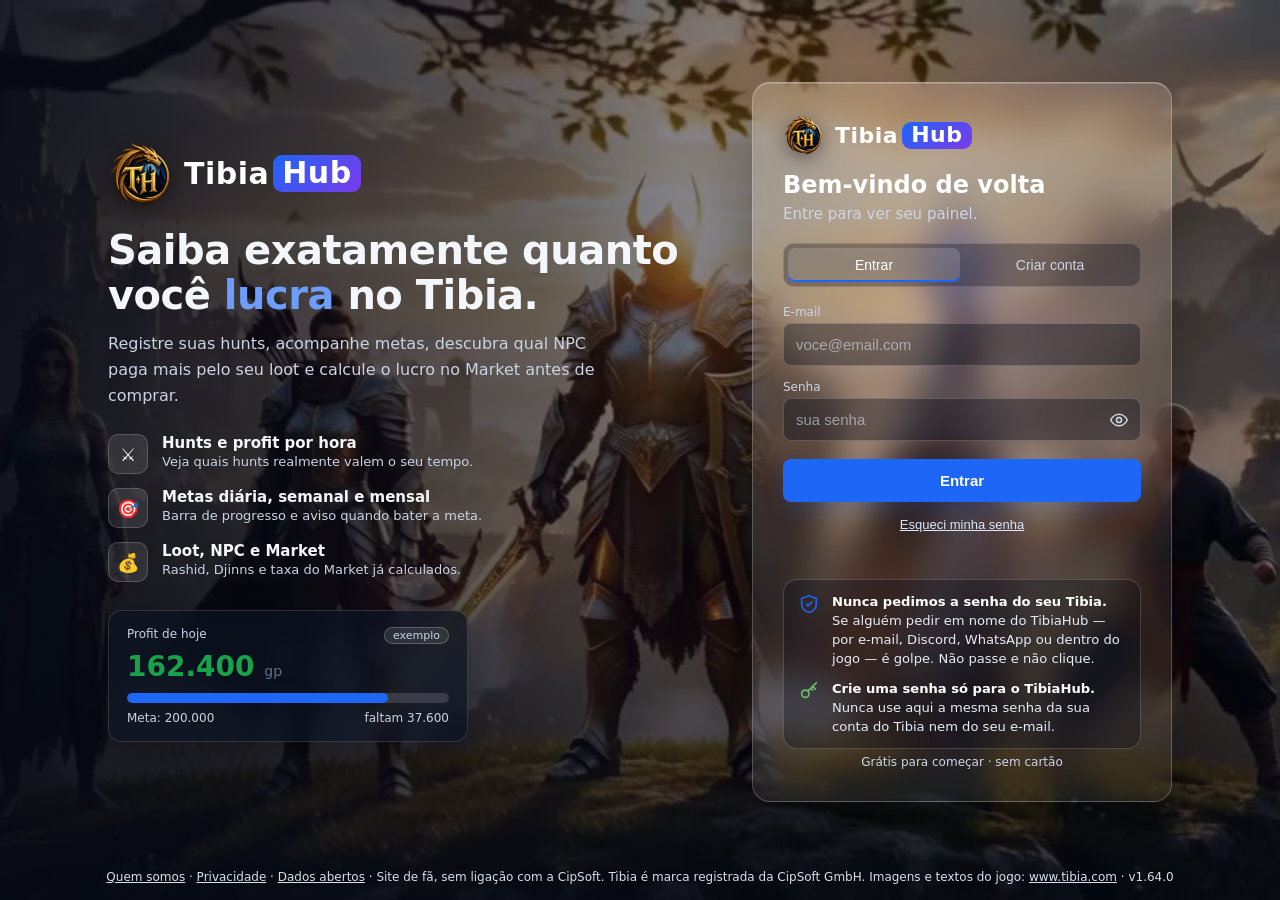
<file: index.html>
<!DOCTYPE html>
<html lang="pt-BR">
<head>
<meta charset="UTF-8">
<meta name="viewport" content="width=device-width, initial-scale=1">
<title>TibiaHub — sua central de hunts, gold, Market e bosses</title>
<meta name="description" content="Controle seu profit no Tibia: hunts, metas, loot para NPC, Market e gastos.">
<link rel="icon" type="image/png" sizes="32x32" href="/favicon-32.png">
<link rel="icon" type="image/png" sizes="48x48" href="/favicon-48.png">
<link rel="icon" type="image/png" sizes="192x192" href="/icone-192.png">
<link rel="apple-touch-icon" sizes="180x180" href="/apple-touch-icon.png">
<meta name="theme-color" content="#1e66f5">
<link rel="stylesheet" href="/style.css">
<link rel="stylesheet" href="/v2.css">
<link rel="stylesheet" href="/tema.css">
<link rel="stylesheet" href="/visual.css">
<script src="/tema.js"></script>
<script src="/vendor/supabase-2.119.2.js" integrity="sha384-A97u3Qnt9GZHURO9YJZRe7VQgGUeFzcv6I1oIGnUTxQrCxnpQMwR0/G8F2zt9abZ"></script>
</head>
<body>

<!-- LOGIN -->
<section id="tela-auth" class="auth hidden">
  <div class="auth-fundo auth-video" aria-hidden="true"><video autoplay muted loop playsinline preload="auto" poster="/login-bg.jpg" disablepictureinpicture><source src="/login-bg.mp4" type="video/mp4"></video><div class="auth-veu"></div></div>
  <div class="auth-hero">
    <h1 class="logo logo-grande"><img class="logo-emblema" src="/icone-192.png" alt="" width="64" height="64">Tibia<span>Hub</span></h1>
    <p class="hero-titulo">Saiba exatamente quanto você <em>lucra</em> no Tibia.</p>
    <p class="hero-sub">Registre suas hunts, acompanhe metas, descubra qual NPC paga mais pelo seu loot e calcule o lucro no Market antes de comprar.</p>
    <ul class="hero-lista">
      <li><span class="ico">⚔️</span><div><b>Hunts e profit por hora</b><small>Veja quais hunts realmente valem o seu tempo.</small></div></li>
      <li><span class="ico">🎯</span><div><b>Metas diária, semanal e mensal</b><small>Barra de progresso e aviso quando bater a meta.</small></div></li>
      <li><span class="ico">💰</span><div><b>Loot, NPC e Market</b><small>Rashid, Djinns e taxa do Market já calculados.</small></div></li>
    </ul>
    <div class="hero-preview" aria-hidden="true">
      <div class="pv-topo"><span>Profit de hoje</span><span class="pv-tag">exemplo</span></div>
      <div class="pv-valor">162.400 <small>gp</small></div>
      <div class="barra"><div style="width:81%"></div></div>
      <div class="pv-rodape"><span>Meta: 200.000</span><span>faltam 37.600</span></div>
    </div>
  </div>

  <div class="auth-card">
    <div class="logo logo-mobile"><img class="logo-emblema" src="/logo-64.png" alt="" width="40" height="40">Tibia<span>Hub</span></div>
    <h2 class="auth-titulo" id="auth-titulo">Bem-vindo de volta</h2>
    <p class="muted auth-desc" id="auth-desc">Entre para ver seu painel.</p>
    <div class="tabs-auth" role="tablist">
      <button class="tab-auth ativo" data-modo="entrar" role="tab">Entrar</button>
      <button class="tab-auth" data-modo="cadastrar" role="tab">Criar conta</button>
    </div>
    <form id="form-auth">
      <label class="so-cadastro hidden">Primeiro nome<input name="primeiro_nome" maxlength="40" autocomplete="given-name" placeholder="ex: Luis"></label>
      <label class="so-cadastro hidden">Nome do personagem<input name="personagem" maxlength="40" autocomplete="off" placeholder="ex: Knight Lendário"><small id="status-char" class="status-char"></small></label>
      <label>E-mail<input name="email" type="email" required autocomplete="email" placeholder="voce@email.com"></label>
      <label>Senha
        <span class="campo-senha"><input name="senha" type="password" required minlength="6" autocomplete="current-password" placeholder="sua senha"><button type="button" class="ver-senha" id="ver-senha" aria-label="Mostrar senha"><svg width="20" height="20" viewBox="0 0 24 24" fill="none" stroke="currentColor" stroke-width="1.8" stroke-linecap="round" stroke-linejoin="round"><path d="M2 12s3.6-7 10-7 10 7 10 7-3.6 7-10 7S2 12 2 12z"/><circle cx="12" cy="12" r="3"/></svg></button></span>
      </label>
      <small class="so-cadastro hidden dica-senha">Use 8 ou mais caracteres, sem o nome do personagem ou o seu nome. <b>Não repita a senha da sua conta do Tibia.</b></small>
      <label class="so-cadastro hidden check"><input type="checkbox" name="termos"> <span>Li e aceito a <a href="#" data-modal="privacidade">Política de Privacidade</a></span></label>
      <button class="btn btn-grande" type="submit" id="btn-auth">Entrar</button>
      <button class="link" type="button" id="btn-esqueci">Esqueci minha senha</button>
    </form>
    <p id="msg-auth" class="msg"></p>
    <div class="aviso-seg aviso-seg-auth" role="note"><div class="seg-item"><svg width="22" height="22" viewBox="0 0 24 24" fill="none" stroke="currentColor" stroke-width="1.8" stroke-linecap="round" stroke-linejoin="round" aria-hidden="true"><path d="M12 3l8 3v6c0 4.5-3.4 8.3-8 9-4.6-.7-8-4.5-8-9V6l8-3z"/><path d="M9 12l2 2 4-4"/></svg><p><b>Nunca pedimos a senha do seu Tibia.</b> Se alguém pedir em nome do TibiaHub — por e-mail, Discord, WhatsApp ou dentro do jogo — é golpe. Não passe e não clique.</p></div><div class="seg-item"><svg width="22" height="22" viewBox="0 0 24 24" fill="none" stroke="currentColor" stroke-width="1.8" stroke-linecap="round" stroke-linejoin="round" aria-hidden="true"><circle cx="8" cy="15" r="4"/><path d="M10.8 12.2L20 3M16 7l3 3M14 9l2 2"/></svg><p><b>Crie uma senha só para o TibiaHub.</b> Nunca use aqui a mesma senha da sua conta do Tibia nem do seu e-mail.</p></div></div>
    <p class="auth-gratis">Grátis para começar · sem cartão</p>
  </div>
  <p class="auth-rodape"><a href="#" data-modal="quem">Quem somos</a> · <a href="#" data-modal="privacidade">Privacidade</a> · <a href="#" data-modal="dados">Dados abertos</a> · Site de fã, sem ligação com a CipSoft. Tibia é marca registrada da CipSoft GmbH. Imagens e textos do jogo: <a href="https://www.tibia.com" target="_blank" rel="noopener noreferrer">www.tibia.com</a> · <span data-versao></span></p>
</section>


<!-- APP -->
<section id="tela-app" class="hidden">
  <aside class="lateral" id="lateral" aria-label="Navegação">
    <div class="lat-topo"><h1 class="logo"><img src="/logo-64.png" alt="" width="34" height="34"><b class="logo-txt">Tibia<span>Hub</span></b></h1><button type="button" class="lat-recolher" id="lat-recolher" title="Recolher menu" aria-label="Recolher menu"><svg viewBox="0 0 24 24" fill="none" stroke="currentColor" stroke-width="2" stroke-linecap="round" stroke-linejoin="round" aria-hidden="true"><path d="m15 18-6-6 6-6"/></svg></button></div>
    <nav id="menu" aria-label="Menu principal"><button data-pag="noticias" title="Notícias do Tibia"><svg viewBox="0 0 24 24" fill="none" stroke="currentColor" stroke-width="1.9" stroke-linecap="round" stroke-linejoin="round" aria-hidden="true"><path d="M4 5h13v14H6a2 2 0 0 1-2-2z"/><path d="M17 8h3v10a1 1 0 0 1-1 1h-2"/><path d="M7 9h7M7 12h7M7 15h4"/></svg><span>Notícias</span></button><div class="nav-grupo">Personagem</div><button data-pag="painel" class="ativo" title="Painel"><svg viewBox="0 0 24 24" fill="none" stroke="currentColor" stroke-width="1.9" stroke-linecap="round" stroke-linejoin="round" aria-hidden="true"><rect x="3" y="3" width="7" height="7" rx="1.5"/><rect x="14" y="3" width="7" height="7" rx="1.5"/><rect x="3" y="14" width="7" height="7" rx="1.5"/><rect x="14" y="14" width="7" height="7" rx="1.5"/></svg><span>Painel</span></button><button data-pag="hunts" title="Hunts"><svg viewBox="0 0 24 24" fill="none" stroke="currentColor" stroke-width="1.9" stroke-linecap="round" stroke-linejoin="round" aria-hidden="true"><path d="M14.5 17.5 3 6V3h3l11.5 11.5"/><path d="m13 19 6-6"/><path d="m16 16 4 4"/><path d="m19 21 2-2"/></svg><span>Hunts</span></button><button data-pag="ranking" title="Ranking"><svg viewBox="0 0 24 24" fill="none" stroke="currentColor" stroke-width="1.9" stroke-linecap="round" stroke-linejoin="round" aria-hidden="true"><path d="M8 21h8M12 17v4"/><path d="M7 4h10v5a5 5 0 0 1-10 0z"/><path d="M17 5h3v2a3 3 0 0 1-3 3M7 5H4v2a3 3 0 0 0 3 3"/></svg><span>Ranking</span></button><button data-pag="metas" title="Metas"><svg viewBox="0 0 24 24" fill="none" stroke="currentColor" stroke-width="1.9" stroke-linecap="round" stroke-linejoin="round" aria-hidden="true"><circle cx="12" cy="12" r="9"/><circle cx="12" cy="12" r="5"/><circle cx="12" cy="12" r="1.5"/></svg><span>Metas</span></button><div class="nav-grupo">Dinheiro</div><button data-pag="inventario" title="Meu inventário"><svg viewBox="0 0 24 24" fill="none" stroke="currentColor" stroke-width="1.9" stroke-linecap="round" stroke-linejoin="round" aria-hidden="true"><path d="M5 8h14l-1 12H6z"/><path d="M9 8V6a3 3 0 0 1 6 0v2"/><path d="M9 12h6"/></svg><span>Inventário</span></button><button data-pag="npc" title="Vender NPC"><svg viewBox="0 0 24 24" fill="none" stroke="currentColor" stroke-width="1.9" stroke-linecap="round" stroke-linejoin="round" aria-hidden="true"><circle cx="9" cy="9" r="6"/><path d="M18.1 10.4A6 6 0 1 1 10.3 18"/><path d="M8 7h1.5v4"/></svg><span>Vender NPC</span></button><button data-pag="market" title="Market"><svg viewBox="0 0 24 24" fill="none" stroke="currentColor" stroke-width="1.9" stroke-linecap="round" stroke-linejoin="round" aria-hidden="true"><path d="M3 9l1.5-5h15L21 9"/><path d="M4 9v11h16V9"/><path d="M9 20v-6h6v6"/><path d="M3 9h18"/></svg><span>Market</span></button><button data-pag="gastos" title="Gastos"><svg viewBox="0 0 24 24" fill="none" stroke="currentColor" stroke-width="1.9" stroke-linecap="round" stroke-linejoin="round" aria-hidden="true"><path d="M5 2v20l2.5-1.5L10 22l2-1.5 2 1.5 2.5-1.5L19 22V2l-2.5 1.5L14 2l-2 1.5L10 2 7.5 3.5z"/><path d="M9 8h6M9 12h6M9 16h4"/></svg><span>Gastos</span></button><button data-pag="historico" title="Preços"><svg viewBox="0 0 24 24" fill="none" stroke="currentColor" stroke-width="1.9" stroke-linecap="round" stroke-linejoin="round" aria-hidden="true"><path d="M3 3v18h18"/><path d="m7 15 4-4 3 3 5-6"/></svg><span>Preços</span></button><div class="nav-grupo">Comunidade</div><button data-pag="comunidade" title="Dados da comunidade: hunts, Market e builds"><svg viewBox="0 0 24 24" fill="none" stroke="currentColor" stroke-width="1.9" stroke-linecap="round" stroke-linejoin="round" aria-hidden="true"><circle cx="9" cy="8" r="3.2"/><circle cx="17" cy="9.5" r="2.4"/><path d="M3 20a6 6 0 0 1 12 0"/><path d="M15 20a4.5 4.5 0 0 1 6.5-4"/></svg><span>Comunidade</span></button><button data-pag="guild" title="Minha guild e Lista VIP: quem está online, quem upou e quem morreu"><svg viewBox="0 0 24 24" fill="none" stroke="currentColor" stroke-width="1.9" stroke-linecap="round" stroke-linejoin="round" aria-hidden="true"><path d="M5 4h14v7c0 5-3.5 8-7 9-3.5-1-7-4-7-9z"/><path d="M9 10h6M12 7v9"/></svg><span>Guild e VIP</span></button><div class="nav-grupo">Ferramentas</div><button data-pag="npcs" title="NPCs: onde ficam, o que compram e vendem"><svg viewBox="0 0 24 24" fill="none" stroke="currentColor" stroke-width="1.9" stroke-linecap="round" stroke-linejoin="round" aria-hidden="true"><circle cx="12" cy="7" r="3.5"/><path d="M5 21v-1a7 7 0 0 1 14 0v1"/><path d="M12 14v3M10.5 16h3"/></svg><span>NPCs</span></button><button data-pag="mapa" title="Mapa de monstros"><svg viewBox="0 0 24 24" fill="none" stroke="currentColor" stroke-width="1.9" stroke-linecap="round" stroke-linejoin="round" aria-hidden="true"><path d="M9 4 3 6v14l6-2 6 2 6-2V4l-6 2z"/><path d="M9 4v14M15 6v14"/></svg><span>Mapa de monstros</span></button><button data-pag="bosses" title="Boss Tracker"><svg viewBox="0 0 24 24" fill="none" stroke="currentColor" stroke-width="1.9" stroke-linecap="round" stroke-linejoin="round" aria-hidden="true"><path d="M12 3a8 8 0 0 0-8 8c0 2.7 1.3 4.6 3 5.8V20a1 1 0 0 0 1 1h8a1 1 0 0 0 1-1v-3.2c1.7-1.2 3-3.1 3-5.8a8 8 0 0 0-8-8z"/><circle cx="9" cy="11.5" r="1.6"/><circle cx="15" cy="11.5" r="1.6"/><path d="M10 21v-2.5M14 21v-2.5"/></svg><span>Boss Tracker</span></button><button data-pag="ferramentas" title="Calculadoras e timers"><svg viewBox="0 0 24 24" fill="none" stroke="currentColor" stroke-width="1.9" stroke-linecap="round" stroke-linejoin="round" aria-hidden="true"><path d="M14.7 6.3a4 4 0 0 0-5.4 5.4L3 18v3h3l6.3-6.3a4 4 0 0 0 5.4-5.4l-2.6 2.6-2.4-2.4z"/></svg><span>Calculadoras</span></button><button data-pag="magias" title="Magias por classe"><svg viewBox="0 0 24 24" fill="none" stroke="currentColor" stroke-width="1.9" stroke-linecap="round" stroke-linejoin="round" aria-hidden="true"><path d="m4 20 9-9"/><path d="M15 4v3M13.5 5.5h3M19 9v2M18 10h2M18 3l.7 1.3L20 5l-1.3.7L18 7l-.7-1.3L16 5l1.3-.7z"/><path d="m13 11 2 2"/></svg><span>Magias</span></button><button data-pag="eventos" title="Calendário de eventos do Tibia"><svg viewBox="0 0 24 24" fill="none" stroke="currentColor" stroke-width="1.9" stroke-linecap="round" stroke-linejoin="round" aria-hidden="true"><rect x="3" y="5" width="18" height="16" rx="2"/><path d="M3 10h18M8 3v4M16 3v4"/><path d="m12 13 1 2 2 .3-1.5 1.4.4 2.1-1.9-1-1.9 1 .4-2.1L9 15.3l2-.3z"/></svg><span>Eventos</span></button><button data-pag="conta" class="nav-oculto" title="Conta"><svg viewBox="0 0 24 24" fill="none" stroke="currentColor" stroke-width="1.9" stroke-linecap="round" stroke-linejoin="round" aria-hidden="true"><circle cx="12" cy="8" r="4"/><path d="M4 21a8 8 0 0 1 16 0"/></svg><span>Conta</span></button><button data-pag="admin" class="hidden nav-admin nav-oculto" title="Admin"><svg viewBox="0 0 24 24" fill="none" stroke="currentColor" stroke-width="1.9" stroke-linecap="round" stroke-linejoin="round" aria-hidden="true"><path d="M12 3l8 3v6c0 4.5-3.4 8.3-8 9-4.6-.7-8-4.5-8-9V6z"/><path d="m9 12 2 2 4-4"/></svg><span>Admin</span></button></nav>
    <div class="lat-rodape"><span data-versao></span></div>
  </aside>
  <div class="lat-veu" id="lat-veu" hidden></div>
  <div class="app-corpo">
  <header class="topo">
    <button type="button" class="btn-hamb" id="btn-hamb" aria-label="Abrir menu" aria-controls="lateral" aria-expanded="false"><svg viewBox="0 0 24 24" fill="none" stroke="currentColor" stroke-width="2" stroke-linecap="round" aria-hidden="true"><path d="M4 6h16M4 12h16M4 18h16"/></svg></button>
    <h2 class="topo-tit" id="topo-tit">Painel</h2>
    <div class="topo-online" id="topo-online" hidden aria-live="polite" title="Pessoas com o TibiaHub aberto agora"></div>
    <div class="topo-dir"><button type="button" class="btn-tema" id="btn-tema" title="Trocar o tema do site" aria-label="Trocar o tema do site" aria-haspopup="menu">🎨</button><button type="button" class="btn-usuario" id="btn-usuario" aria-haspopup="menu" aria-expanded="false" title="Sua conta"><span class="av" id="usuario-av">?</span><span class="u-nome" id="usuario-nome">Minha conta</span><svg class="u-seta" viewBox="0 0 24 24" fill="none" stroke="currentColor" stroke-width="2" stroke-linecap="round" stroke-linejoin="round" aria-hidden="true"><path d="m6 9 6 6 6-6"/></svg></button></div>
  </header>

  <main>
    <!-- PAINEL -->
    <div class="pag" id="pag-painel">
      <div class="card painel-topo">
        <div class="pt-char" id="card-char"></div>
        <div class="pt-hoje" id="card-hoje"></div>
      </div>
      <div class="pn-abas" role="tablist" aria-label="Partes do painel"><button type="button" role="tab" data-pn-aba="resumo" class="ativo" aria-selected="true">📊 Resumo</button><button type="button" role="tab" data-pn-aba="profit" aria-selected="false">💰 Profit</button><button type="button" role="tab" data-pn-aba="xp" aria-selected="false">⚡ XP farmada</button></div>
      <div id="pn-resumo">
      <div id="rotina-app"></div>
      <div id="passos-app"></div>
      <div class="graf-grid" id="graficos-painel"></div>
      <div id="semana-app"></div>
      <div class="card">
        <div class="card-topo"><h2>Profit por dia (últimos 30 dias)</h2></div>
        <div id="grafico"></div>
      </div>
      <div class="catalogo" id="catalogo-painel" aria-label="O que o TibiaHub conhece"></div>
      </div>
      <div id="pn-profit" hidden>
      <div class="grid kpis" id="kpis"></div>
      <div class="card" id="card-desempenho"></div>
      <div class="card">
        <div class="card-topo"><h2>Metas</h2></div>
        <div class="metas" id="metas"></div>
        <form id="form-metas" class="linha-form">
          <label>Meta diária<input name="meta_diaria" placeholder="ex: 100k" data-gold></label>
          <div class="metas-calc" id="metas-calc" aria-live="polite"></div>
          <button class="btn">Salvar</button>
        </form>
      </div>
      </div>
      <div id="pn-xp" hidden>
        <div class="grid pn-xp-kpis" id="xp-resumo"></div>
        <div class="card" id="card-xp"></div>
      </div>
    </div>

    <!-- HUNTS -->
    <div class="pag hidden" id="pag-hunts">
      <div class="card" id="hz">
        <div class="card-topo"><h2>Ler Hunt Analyzer</h2><span class="muted">novo</span></div>
        <p class="dica hz-como">No jogo, abra o <b>Hunt Analyzer</b> e clique em <b>Copy to clipboard</b>. Cole aqui: o TibiaHub mostra onde vender cada item, quanto você lucra de verdade no NPC e salva a hunt no seu histórico. Também dá para enviar um <b>print</b> da janela.</p>
        <textarea id="hz-texto" rows="4" maxlength="60000" spellcheck="false" placeholder="Session data: From 2026-11-23, 21:16:32 to ...&#10;Session: 01:53h&#10;XP Gain: 4,930,602&#10;Loot: 1,109,767 ..."></textarea>
        <div class="hz-acoes">
          <button class="btn" type="button" id="hz-ler">Ler texto</button>
          <label class="btn btn-sec hz-foto-btn">📷 Enviar print<input type="file" id="hz-foto" accept="image/png,image/jpeg,image/webp" hidden></label>
          <span class="muted" id="hz-estado" aria-live="polite">O texto e o print são lidos no seu aparelho e não são enviados a ninguém.</span>
        </div>
        <div id="hz-saida"></div>
      </div>
      <div class="card">
        <div class="card-topo"><h2>Registrar hunt</h2><span class="muted" id="limite-hunts"></span></div>
        <form id="form-hunt" class="linha-form">
          <label>Data<input name="data" type="date" required></label>
          <label class="largo">Hunt / Local<input name="local" required list="locais" placeholder="ex: Library Fire"></label>
          <label>Loot<input name="loot" required data-gold placeholder="ex: 150k ou 150,000"></label>
          <label>Supplies<input name="gasto" required data-gold placeholder="ex: 90k ou 9cc"></label>
          <label>Duração<span class="dur"><select name="dur_h" aria-label="Horas"><option value="0">0 h</option><option value="1">1 h</option><option value="2">2 h</option><option value="3">3 h</option><option value="4">4 h</option><option value="5">5 h</option><option value="6">6 h</option><option value="7">7 h</option><option value="8">8 h</option><option value="9">9 h</option><option value="10">10 h</option><option value="11">11 h</option><option value="12">12 h</option></select><select name="dur_m" aria-label="Minutos"><option value="0">00 min</option><option value="5">05 min</option><option value="10">10 min</option><option value="15">15 min</option><option value="20">20 min</option><option value="25">25 min</option><option value="30">30 min</option><option value="35">35 min</option><option value="40">40 min</option><option value="45">45 min</option><option value="50">50 min</option><option value="55">55 min</option></select></span></label>
          <label>XP<input name="xp" data-gold placeholder="ex: 1.2kk"></label>
          <label class="largo">Observação<input name="obs"></label>
          <button class="btn">Adicionar</button>
        </form>
        <datalist id="locais"></datalist>
        <p class="dica">Valores em gold do jeito do Tibia: <b>900,000</b>, <b>900k</b>, <b>1.5kk</b>, <b>90cc</b> (crystal coin), <b>50pc</b> (platinum coin) ou <b>300gp</b>. O Hunt Analyser do jogo mostra loot e supplies.</p>
      </div>
      <div class="card">
        <div class="card-topo"><h2>Histórico de hunts</h2></div>
        <div class="tabela-wrap"><table id="tabela-hunts"></table></div>
      </div>
    </div>

    <!-- RANKING -->
    <div class="pag hidden" id="pag-ranking">
      <div class="card">
        <div class="card-topo"><h2>Ranking de hunts</h2><span class="selo">Apoiador</span></div>
        <div id="ranking"></div>
      </div>
    </div>

    <!-- NPC -->
    <div class="pag hidden" id="pag-npc">
      <div class="card">
        <div class="card-topo"><h2>Vender no NPC</h2></div>
        <div class="grid linha-kpis" id="resumo-npc"></div>
        <div class="filtros">
          <input id="busca-item" placeholder="Buscar item (nome em inglês)...">
          <div class="chips" id="chips-npc"></div>
        </div>
        <div class="tabela-wrap"><table id="tabela-npc"></table></div>
        <p class="dica">Digite quantos itens você vendeu ao NPC: o lucro aparece na hora. Clique em <b>💰 Vendi</b> (ou Enter) para confirmar, e o valor entra no seu banco. Aceita 1.000 ou 1000.<br>Fonte dos preços: TibiaWiki. Para vender aos Djinns e ao Rashid é preciso ter feito as quests deles.</p>
      </div>
    </div>

    <!-- MARKET -->
    <div class="pag hidden" id="pag-market">
      <div class="grid linha-kpis" id="resumo-market"></div>
      <div class="card">
        <div class="card-topo"><h2>Calculadora de compra no Market</h2></div>
        <form id="form-market" class="linha-form">
          <label class="largo">Item<input name="item" required list="lista-itens" placeholder="ex: Giant Sword"></label>
          <label>Quantidade<input name="qtd" required data-num inputmode="numeric" placeholder="ex: 30"></label>
          <label>Preço unit.<input name="preco" required data-gold placeholder="ex: 16k ou 16,000"></label>
          <label class="largo">Tipo<select name="tipo">
            <option value="aceitar">Aceitar oferta (sem taxa)</option>
            <option value="criar">Criar oferta de compra</option>
          </select></label>
          <button class="btn">Salvar compra</button>
        </form>
        <datalist id="lista-itens"></datalist>
        <div id="preview-market" class="preview"></div>
        <p class="dica">A taxa do Market (2,5%, mínimo 20 gp, máximo 2.500.000 gp) só é cobrada de quem <b>cria</b> a oferta, sobre o valor da oferta inteira. Aceitar uma oferta existente não tem taxa.<br>Nas compras planejadas, quando a oferta for aceita clique em <b style="color:var(--verde)">✓ Comprei</b>; depois de vender no NPC, em <b style="color:var(--verde)">✓ Vendi</b>. Se comprou ou vendeu só uma parte, use <b>Editar</b>. O painel passa a usar esses números.</p>
      </div>
      <div class="card">
        <div class="card-topo"><h2>Compras planejadas</h2><span id="total-market" class="muted"></span></div>
        <div class="tabela-wrap"><table id="tabela-market"></table></div>
      </div>
    </div>

    <!-- GASTOS -->
    <div class="pag hidden" id="pag-gastos">
      <div class="grid linha-kpis" id="resumo-gastos"></div>
      <div class="card">
        <div class="card-topo"><h2>Gastos fora da hunt</h2><span class="selo">Apoiador</span></div>
        <form id="form-gasto" class="linha-form">
          <label>Data<input name="data" type="date" required></label>
          <label>Categoria<select name="categoria">
            <option>Imbuements</option><option>Blessings</option><option>Potions / Runas</option>
            <option>Casa</option><option>Equipamento</option><option>Outros</option>
          </select></label>
          <label class="largo">Descrição<input name="descricao"></label>
          <label>Valor<input name="valor" required data-gold placeholder="ex: 300k ou 30cc"></label>
          <button class="btn">Adicionar</button>
        </form>
      </div>
      <div class="card">
        <div class="card-topo"><h2>Lançamentos</h2><span id="total-gastos" class="muted"></span></div>
        <div class="tabela-wrap"><table id="tabela-gastos"></table></div>
      </div>
    </div>

    <!-- HISTORICO -->
    <div class="pag hidden" id="pag-historico">
      <div class="grid linha-kpis" id="resumo-historico"></div>
      <div class="card">
        <div class="card-topo"><h2>Histórico de preços do Market</h2><span class="selo">Apoiador</span></div>
        <form id="form-historico" class="linha-form">
          <label>Data<input name="data" type="date" required></label>
          <label class="largo">Item<input name="item" required list="lista-itens" placeholder="ex: Giant Sword"></label>
          <label>Preço no Market<input name="preco" required data-gold placeholder="ex: 16k"></label>
          <button class="btn">Anotar</button>
        </form>
        <div id="alerta-revenda" class="alerta-revenda"></div>
        <div id="preview-historico" class="preview preview-npc"></div>
      </div>
      <div class="card">
        <div class="tabela-wrap"><table id="tabela-historico"></table></div>
      </div>
    </div>

    <!-- CONTA -->
    <div class="pag hidden" id="pag-conta">
      <div class="card">
        <div class="card-topo"><h2>Minha conta</h2></div>
        <div id="info-conta"></div>
        <form id="form-perfil" class="linha-form">
          <label>Primeiro nome<input name="primeiro_nome" maxlength="40"></label>
          <label class="largo">Personagem<input name="personagem" maxlength="40"></label>
          <button class="btn">Salvar e buscar no Tibia.com</button>
        </form>
        <form id="form-codigo" class="linha-form form-codigo">
          <label class="largo">Tem um código de apoiador?<input name="codigo" placeholder="ex: VIP6-AB12-CD34" autocomplete="off"></label>
          <button class="btn">Ativar código</button>
        </form>
        <div id="planos-vip" class="planos-vip"></div>
        <div class="csv-box"><h3>Exportar planilhas <span class="selo">Apoiador</span></h3><p class="muted">Arquivos .csv que abrem no Excel e no Google Planilhas.</p><button class="btn sec" type="button" data-csv="hunts">⬇ Minhas hunts</button> <button class="btn sec" type="button" data-csv="extrato">⬇ Extrato do banco (vendas, compras e gastos)</button></div>
        <button class="btn hidden" id="btn-assinar">Quero apoiar</button>
        <div class="lgpd">
          <h3>Seus dados (LGPD)</h3>
          <p class="muted">Você pode baixar uma cópia de tudo o que guardamos sobre você ou excluir sua conta de vez. A exclusão apaga hunts, metas, loot, compras, gastos e preços, e não pode ser desfeita.</p>
          <div class="botoes">
            <button class="btn sec" id="btn-exportar" type="button">Baixar meus dados</button>
            <button class="btn sec perigo" id="btn-excluir" type="button">Excluir minha conta</button>
            <button class="btn sec" id="btn-sair" type="button">Sair</button>
          </div>
        </div>
      </div>
    </div>
    <!-- METAS -->
    <div class="pag hidden" id="pag-metas"><div id="metas-app"></div><p class="dica">Lista de itens e imagens: TibiaWiki (CC BY-SA) e Tibia.com. Tibia é marca registrada da CipSoft GmbH.</p></div>
    <div class="pag hidden" id="pag-noticias"><div id="noticias-app"></div></div>
    <div class="pag hidden" id="pag-mapa"><div id="mapa-app"></div></div>
    <div class="pag hidden" id="pag-ferramentas"><div id="ferramentas-app"></div></div>
    <div class="pag hidden" id="pag-inventario"><div id="inventario-app"></div></div>
    <div class="pag hidden" id="pag-magias"><div id="magias-app"></div></div>
    <div class="pag hidden" id="pag-npcs"><div id="npcs-app"></div></div>
    <div class="pag hidden" id="pag-guild"><div id="guild-app"></div></div>
    <div class="pag hidden" id="pag-comunidade"><div id="comunidade-app"></div></div>
    <div class="pag hidden" id="pag-eventos"><div id="eventos-app"></div></div>
    <div class="pag hidden" id="pag-bosses"><div id="bosses-app"></div><p class="dica">Estatísticas de mortes: Tibia.com via TibiaData. Lista de bosses e imagens animadas: <a href="https://tibia.fandom.com" target="_blank" rel="noopener noreferrer">TibiaWiki</a> (CC BY-SA). Tibia é marca registrada da CipSoft GmbH.</p></div>
    <!-- ADMIN -->
    <div class="pag hidden" id="pag-admin">
      <div class="grid linha-kpis" id="adm-resumo"></div>
      <div class="card">
        <div class="card-topo"><h2>Códigos de acesso VIP</h2></div>
        <form id="adm-form" class="linha-form">
          <label>Plano<select name="meses"><option value="3">3 meses</option><option value="6">6 meses</option><option value="12">12 meses</option></select></label>
          <label>Quantidade<input name="qtd" type="number" min="1" max="50" value="1"></label>
          <label class="largo">Observação (opcional)<input name="obs" placeholder="ex: sorteio no Discord"></label>
          <button class="btn">Gerar códigos</button>
        </form>
        <div id="adm-gerados"></div>
        <div id="adm-codigos"></div>
      </div>
      <div class="card"><div class="card-topo"><h2>Usuários VIP</h2></div><div id="adm-vip"></div></div>
      <div class="card"><div class="card-topo"><h2>Usuários Free</h2></div><div id="adm-free"></div></div>
    </div>
  </main>
  <div class="aviso-seg aviso-seg-site" role="note"><div class="seg-tit">Segurança da sua conta</div><div class="seg-item"><svg width="22" height="22" viewBox="0 0 24 24" fill="none" stroke="currentColor" stroke-width="1.8" stroke-linecap="round" stroke-linejoin="round" aria-hidden="true"><path d="M12 3l8 3v6c0 4.5-3.4 8.3-8 9-4.6-.7-8-4.5-8-9V6l8-3z"/><path d="M9 12l2 2 4-4"/></svg><p><b>Nunca pedimos a senha do seu Tibia.</b> Se alguém pedir em nome do TibiaHub — por e-mail, Discord, WhatsApp ou dentro do jogo — é golpe. Não passe e não clique.</p></div><div class="seg-item"><svg width="22" height="22" viewBox="0 0 24 24" fill="none" stroke="currentColor" stroke-width="1.8" stroke-linecap="round" stroke-linejoin="round" aria-hidden="true"><circle cx="8" cy="15" r="4"/><path d="M10.8 12.2L20 3M16 7l3 3M14 9l2 2"/></svg><p><b>Crie uma senha só para o TibiaHub.</b> Nunca use aqui a mesma senha da sua conta do Tibia nem do seu e-mail.</p></div></div>
  <footer class="rodape"><a href="#" data-modal="quem">Quem somos</a> · <a href="#" data-modal="privacidade">Privacidade</a> · <a href="#" data-modal="dados">Dados abertos</a><br>TibiaHub é um site de fã, sem ligação com a CipSoft. Tibia é marca registrada da CipSoft GmbH. Imagens, textos e notícias do jogo: <a href="https://www.tibia.com" target="_blank" rel="noopener noreferrer">www.tibia.com</a> (CipSoft GmbH). Preços de NPC e imagens animadas: <a href="https://tibia.fandom.com" target="_blank" rel="noopener noreferrer">TibiaWiki</a> (CC BY-SA). · <span data-versao></span></footer>
  </div>
</section>

<div id="toast" class="toast hidden"></div>

<!-- MODAIS: Quem somos / Privacidade -->
<div id="modal" class="modal hidden" role="dialog" aria-modal="true">
  <div class="modal-caixa">
    <button class="modal-fechar" id="modal-fechar" aria-label="Fechar">✕</button>
    <article id="modal-quem" class="hidden">
      <h2>Quem somos</h2>
      <p class="muted">Atualizado em 21 de novembro de 2026</p>
      <p>O <b>TibiaHub</b> é um projeto pessoal e independente — não uma empresa. Eu construí, mantenho e opero tudo sozinho, no tempo livre, porque queria saber de verdade quanto lucrava no Tibia sem depender de planilha, bloco de notas ou de fazer conta de cabeça depois de cada hunt.</p>
      <p>Não existe equipe, escritório nem investidor por trás disso. É iniciativa pessoal, do início ao fim — inclusive a parte de segurança e privacidade dos dados, que trato com o mesmo cuidado que eu gostaria que tivessem com os meus.</p>
      <h3>Por que "TibiaHub"</h3>
      <p>Hub quer dizer central: um lugar só para tudo que importa no seu dia de Tibia. Hunts, loot, vendas no NPC, compras no Market, gastos, XP, metas, bosses e notícias, transformados em números claros: quanto entrou, quanto saiu e onde vale a pena gastar o seu tempo. O site nasceu como TibiaControle e cresceu, por isso ganhou um nome novo.</p>
      <h3>Sua segurança</h3>
      <div class="aviso-seg aviso-seg-modal" role="note"><div class="seg-tit">Segurança da sua conta</div><div class="seg-item"><svg width="22" height="22" viewBox="0 0 24 24" fill="none" stroke="currentColor" stroke-width="1.8" stroke-linecap="round" stroke-linejoin="round" aria-hidden="true"><path d="M12 3l8 3v6c0 4.5-3.4 8.3-8 9-4.6-.7-8-4.5-8-9V6l8-3z"/><path d="M9 12l2 2 4-4"/></svg><p><b>Nunca pedimos a senha do seu Tibia.</b> Se alguém pedir em nome do TibiaHub — por e-mail, Discord, WhatsApp ou dentro do jogo — é golpe. Não passe e não clique.</p></div><div class="seg-item"><svg width="22" height="22" viewBox="0 0 24 24" fill="none" stroke="currentColor" stroke-width="1.8" stroke-linecap="round" stroke-linejoin="round" aria-hidden="true"><circle cx="8" cy="15" r="4"/><path d="M10.8 12.2L20 3M16 7l3 3M14 9l2 2"/></svg><p><b>Crie uma senha só para o TibiaHub.</b> Nunca use aqui a mesma senha da sua conta do Tibia nem do seu e-mail.</p></div></div>
      <h3>Contato</h3>
      <p>Dúvida, sugestão ou problema? Me escreve diretamente: <a href="mailto:adriano.cpd@outlook.com">adriano.cpd@outlook.com</a>.</p>
      <p class="muted">TibiaHub é um site de fã e não tem ligação com a CipSoft GmbH. Tibia é marca registrada da CipSoft GmbH. Dados públicos de personagens obtidos pela TibiaData API; preços de NPC da TibiaWiki.</p>
      <h3>Créditos</h3>
      <p class="muted">Agradecemos a quem mantém estes projetos abertos:</p>
      <ul class="creditos">
        <li><b>TibiaWiki</b> (<a href="https://tibia.fandom.com" target="_blank" rel="noopener noreferrer">tibia.fandom.com</a>): imagens animadas de criaturas, bosses e NPCs, catálogo de criaturas e itens e preços de NPC. Conteúdo sob licença <a href="https://creativecommons.org/licenses/by-sa/3.0/" target="_blank" rel="noopener noreferrer">CC BY-SA</a>; as imagens são carregadas direto dos servidores da TibiaWiki.</li>
        <li><b>TibiaWikiApi</b> (<a href="https://tibiawiki.dev" target="_blank" rel="noopener noreferrer">tibiawiki.dev</a>): acesso aos dados da TibiaWiki.</li>
        <li><b>TibiaData</b> (<a href="https://tibiadata.com" target="_blank" rel="noopener noreferrer">tibiadata.com</a>): personagens, mundos, criatura e boss do dia e estatísticas de mortes.</li>
        <li><b>Tibia.com</b> (<a href="https://www.tibia.com" target="_blank" rel="noopener noreferrer">www.tibia.com</a>): imagens oficiais de criaturas e itens, notícias e estatísticas do jogo. Tibia e todo o seu conteúdo são da CipSoft GmbH; usados conforme a política de fãs da CipSoft.</li>
        <li><b>TibiaMaps</b> (<a href="https://tibiamaps.io" target="_blank" rel="noopener noreferrer">tibiamaps.io</a>): imagens do mapa e marcadores da comunidade (licença MIT).</li>
      </ul>
    </article>
    <article id="modal-dados" class="hidden">
      <h2>Dados abertos: de onde vem cada número</h2>
      <p class="muted">Atualizado em 28 de novembro de 2026</p>
      <p>Transparência é regra no TibiaHub: aqui está de onde vem cada informação do site, onde ela fica guardada e quem consegue ver.</p>
      <div class="tabela-wrap"><table class="dados-tab">
        <tr><th>O que</th><th>De onde vem</th><th>Onde fica</th><th>Quem vê</th></tr>
        <tr><td>Level, vocação, mundo, guild e membros online</td><td>Tibia.com (público), via TibiaData</td><td>Seu perfil (level/vocação/mundo); a guild só no seu aparelho</td><td>Só você</td></tr>
        <tr><td>Skills e magic level do Oráculo IA</td><td>Highscores do Tibia.com, via TibiaData</td><td>Seu perfil</td><td>Só você</td></tr>
        <tr><td>Notícias, criatura e boss do dia, mortes de bosses</td><td>Tibia.com, via TibiaData</td><td>Lidos na hora</td><td>Todos</td></tr>
        <tr><td>Roda do Destino (fatias, perks, imagens)</td><td>Planejador oficial do www.tibia.com</td><td>Arquivo do site</td><td>Todos</td></tr>
        <tr><td>Preços de NPC, itens, magias, imbuements, gemas e criaturas</td><td>TibiaWiki (CC BY-SA), via tibiawiki.dev</td><td>Banco do site, atualizado por robô</td><td>Todos</td></tr>
        <tr><td>Mapa e marcadores</td><td>TibiaMaps.io (MIT)</td><td>Lidos na hora</td><td>Todos</td></tr>
        <tr><td>Fórmulas de dano</td><td>Fórmulas públicas da comunidade, conferidas com exemplos</td><td>Arquivo do site</td><td>Todos</td></tr>
        <tr><td>Suas hunts, banco, inventário, metas, gastos e preços anotados</td><td>Você digita ou cola do jogo</td><td>Banco do site, trancado por usuário</td><td>Só você</td></tr>
        <tr><td>Hunt Analyzer, Party Hunt Analyser e prints</td><td>Você cola</td><td>Lidos no seu aparelho; só o resultado é salvo</td><td>Só você</td></tr>
        <tr><td>Médias da página Comunidade</td><td>Quem marcou "Quero compartilhar"</td><td>Calculadas na hora, sem nome</td><td>Logados, só com 3+ jogadores por média</td></tr>
      </table></div>
      <h3>O que o TibiaHub nunca faz</h3>
      <ul><li>Não pede nem guarda a senha da sua conta do Tibia.</li><li>Não lê arquivos nem a memória do client do jogo.</li><li>Não vende nem repassa dados para ninguém.</li><li>Não mostra seu nome ou personagem para outros jogadores.</li></ul>
      <p class="muted">Tibia é marca registrada da CipSoft GmbH. Imagens e textos do jogo: www.tibia.com. Detalhes na <a href="#" data-modal="privacidade">Política de Privacidade</a>.</p>
    </article>
    <article id="modal-privacidade" class="hidden">
      <h2>Política de Privacidade</h2>
      <p class="muted">Última atualização: novembro de 2026.</p>
      <h3>Quais dados coletamos</h3>
      <ul>
        <li><b>Conta:</b> e-mail e senha (a senha é guardada criptografada; nem nós conseguimos vê-la).</li>
        <li><b>Identificação no jogo:</b> primeiro nome e nome do personagem. Com o nome do personagem buscamos dados <i>públicos</i> do Tibia.com (level, vocação e mundo).</li>
        <li><b>O que você registra:</b> hunts, metas, saldo no banco, loot guardado, compras planejadas, gastos e preços anotados.</li>
        <li><b>Comunidade (só se você ligar):</b> se você marcar "Quero compartilhar" na página Comunidade, suas hunts (XP/h e lucro/h), preços do Market e rodas salvas entram em médias anônimas. Nunca mostramos nome, personagem ou e-mail, e uma média só aparece com 3 ou mais jogadores. Desligue quando quiser: seus dados saem das médias na hora.</li>
      </ul>
      <p>Não pedimos CPF, endereço, telefone nem data de nascimento.</p>
      <h3>O que nunca vamos pedir</h3>
      <div class="aviso-seg aviso-seg-modal" role="note"><div class="seg-tit">Segurança da sua conta</div><div class="seg-item"><svg width="22" height="22" viewBox="0 0 24 24" fill="none" stroke="currentColor" stroke-width="1.8" stroke-linecap="round" stroke-linejoin="round" aria-hidden="true"><path d="M12 3l8 3v6c0 4.5-3.4 8.3-8 9-4.6-.7-8-4.5-8-9V6l8-3z"/><path d="M9 12l2 2 4-4"/></svg><p><b>Nunca pedimos a senha do seu Tibia.</b> Se alguém pedir em nome do TibiaHub — por e-mail, Discord, WhatsApp ou dentro do jogo — é golpe. Não passe e não clique.</p></div><div class="seg-item"><svg width="22" height="22" viewBox="0 0 24 24" fill="none" stroke="currentColor" stroke-width="1.8" stroke-linecap="round" stroke-linejoin="round" aria-hidden="true"><circle cx="8" cy="15" r="4"/><path d="M10.8 12.2L20 3M16 7l3 3M14 9l2 2"/></svg><p><b>Crie uma senha só para o TibiaHub.</b> Nunca use aqui a mesma senha da sua conta do Tibia nem do seu e-mail.</p></div></div>
      <p>Se receber qualquer pedido assim, ignore e nos avise em <a href="mailto:adriano.cpd@outlook.com">adriano.cpd@outlook.com</a>.</p>
      <h3>Para que usamos</h3>
      <p>Somente para fazer o site funcionar para você: mostrar seu painel, calcular metas e lucros e manter sua conta. Não vendemos nem compartilhamos seus dados para publicidade.</p>
      <h3>Onde ficam</h3>
      <p>No Supabase (banco de dados, servidores em São Paulo) e na Vercel (hospedagem do site), que atuam como operadores. Cada conta só consegue ler os próprios dados, por regras de segurança aplicadas no próprio banco.</p>
      <h3>Seus direitos (LGPD)</h3>
      <p>Você pode, a qualquer momento, na página <b>Conta</b>: corrigir seu nome e personagem, <b>baixar uma cópia</b> de todos os seus dados e <b>excluir sua conta</b> com tudo o que está nela.</p>
      <h3>Base legal</h3>
      <p>Tratamos os dados para executar o serviço que você pediu ao criar a conta e com o seu consentimento, registrado no cadastro.</p>
      <h3>Contato</h3>
      <p>Para qualquer pedido sobre seus dados ou dúvida sobre esta política, escreva para <a href="mailto:adriano.cpd@outlook.com">adriano.cpd@outlook.com</a>.</p>
    </article>
  </div>
</div>
<script src="/ui.js"></script>
<script src="/login.js"></script>
<script src="/app.js"></script>
<script src="/lateral.js"></script>
<script src="/verif.js"></script>
<script src="/xp.js"></script>
<script src="/desempenho.js"></script>
<script src="/graficos.js"></script>
<script src="/metas.js"></script>
<script src="/bosses.js"></script>
<script src="/noticias.js"></script>
<script src="/mapa.js"></script>
<script src="/ferramentas.js"></script>
<script src="/eventos.js"></script>
<script src="/combos.js"></script>
<script src="/roda.js"></script>
<script src="/gemas.js"></script>
<script src="/analista.js"></script>
<script src="/magias.js"></script>
<script src="/inventario.js"></script>
<script src="/analyzer.js"></script>
<script src="/admin.js"></script>
<script src="/usuario.js"></script>
<script src="/novidades.js"></script>
<script src="/comunidade.js"></script>
<script src="/passos.js"></script>
<script src="/guild.js"></script>
<script src="/npcs.js"></script>
</body>
</html>
</file>
<file: style.css>
:root{--bg:#12100d;--card:#1d1a15;--card2:#26221b;--borda:#3a3328;--txt:#ece4d4;--muted:#a59a86;--ouro:#e0b24c;--verde:#6cc070;--verm:#e0605a;--azul:#5c9ee0}
*{box-sizing:border-box}
body{margin:0;font-family:system-ui,-apple-system,"Segoe UI",Roboto,sans-serif;background:var(--bg);color:var(--txt);font-size:15px}
.hidden{display:none!important}
.muted{color:var(--muted)}
.logo{font-size:22px;margin:0;letter-spacing:.5px}.logo span{color:var(--ouro)}
input,select{background:var(--card2);border:1px solid var(--borda);color:var(--txt);border-radius:8px;padding:9px 10px;font-size:14px;width:100%}
input:focus,select:focus{outline:2px solid var(--ouro);border-color:transparent}
label{display:flex;flex-direction:column;gap:4px;font-size:12px;color:var(--muted)}
.btn{background:var(--ouro);color:var(--btn-txt);border:0;border-radius:8px;padding:10px 16px;font-weight:600;cursor:pointer;font-size:14px}
.btn:hover{filter:brightness(1.08)}.btn.sec{background:transparent;color:var(--txt);border:1px solid var(--borda);margin-top:16px}
.link{background:none;border:0;color:var(--muted);cursor:pointer;text-decoration:underline;font-size:13px}
/* auth */
.auth{position:relative;min-height:100vh;display:grid;grid-template-columns:1.1fr minmax(340px,420px);align-items:center;gap:56px;max-width:1120px;margin:0 auto;padding:48px 28px 64px}
.auth-fundo{position:fixed;inset:0;z-index:-1;background:
  radial-gradient(900px 520px at 12% 8%,color-mix(in srgb,var(--ouro) 16%,transparent),transparent 60%),
  radial-gradient(700px 480px at 95% 95%,color-mix(in srgb,var(--verde) 8%,transparent),transparent 60%),
  linear-gradient(rgba(255,255,255,.025) 1px,transparent 1px) 0 0/40px 40px,
  linear-gradient(90deg,rgba(255,255,255,.025) 1px,transparent 1px) 0 0/40px 40px,var(--bg)}
.logo-grande{font-size:30px}
.hero-titulo{font-size:40px;line-height:1.12;font-weight:800;margin:22px 0 14px;letter-spacing:-.5px}
.hero-titulo em{font-style:normal;color:var(--ouro)}
.hero-sub{color:var(--muted);font-size:16px;line-height:1.6;max-width:520px;margin:0 0 26px}
.hero-lista{list-style:none;padding:0;margin:0 0 28px;display:grid;gap:14px}
.hero-lista li{display:flex;gap:14px;align-items:flex-start}
.hero-lista .ico{flex:0 0 40px;height:40px;border-radius:10px;background:color-mix(in srgb,var(--ouro) 12%,transparent);border:1px solid color-mix(in srgb,var(--ouro) 25%,transparent);display:grid;place-items:center;font-size:18px}
.hero-lista b{display:block;font-size:15px}.hero-lista small{color:var(--muted);font-size:13px}
.hero-preview{max-width:360px;background:linear-gradient(180deg,var(--card2),var(--card));border:1px solid var(--borda);border-radius:14px;padding:16px 18px;box-shadow:0 18px 40px rgba(0,0,0,.35)}
.pv-topo,.pv-rodape{display:flex;justify-content:space-between;font-size:12px;color:var(--muted)}
.pv-tag{background:var(--card2);border:1px solid var(--borda);border-radius:20px;padding:1px 8px;font-size:11px}
.pv-valor{font-size:28px;font-weight:800;color:var(--verde);margin:6px 0 10px}.pv-valor small{font-size:14px;color:var(--muted);font-weight:500}
.pv-rodape{margin-top:8px}
.auth-card{background:color-mix(in srgb,var(--card) 88%,transparent);backdrop-filter:blur(10px);-webkit-backdrop-filter:blur(10px);border:1px solid var(--borda);border-top:2px solid var(--ouro);border-radius:18px;padding:32px 30px;box-shadow:0 24px 60px rgba(0,0,0,.45)}
.logo-mobile{display:none;font-size:22px;font-weight:800;margin-bottom:16px}
.auth-titulo{margin:0;font-size:24px}.auth-desc{margin:6px 0 0}
.auth-card form{display:flex;flex-direction:column;gap:14px;margin-top:18px}
.auth-card input{padding:12px 12px;font-size:15px;background:var(--poco)}
.tabs-auth{display:flex;gap:4px;margin-top:20px;background:var(--poco);border:1px solid var(--borda);border-radius:10px;padding:4px}
.tab-auth{flex:1;background:none;border:0;color:var(--muted);padding:9px;border-radius:7px;cursor:pointer;font-size:14px;transition:.2s}
.tab-auth.ativo{background:var(--card2);color:var(--txt);box-shadow:inset 0 -2px 0 var(--ouro)}
.campo-senha{position:relative;display:block}
.campo-senha input{padding-right:44px}
.ver-senha{position:absolute;right:6px;top:50%;transform:translateY(-50%);background:none;border:0;cursor:pointer;color:var(--muted);padding:6px;display:grid;place-items:center}
.ver-senha.on,.ver-senha:hover{color:var(--ouro)}
.btn-grande{padding:13px;font-size:15px;margin-top:4px;box-shadow:0 8px 20px color-mix(in srgb,var(--ouro) 18%,transparent)}
.msg{font-size:13px;min-height:18px;margin:12px 0 0;text-align:center}
.auth-gratis{text-align:center;font-size:12px;color:var(--muted);margin:6px 0 0}
.auth-rodape{position:absolute;bottom:16px;left:0;right:0;text-align:center;font-size:12px;color:var(--muted);margin:0}
@media(max-width:860px){
  .auth{grid-template-columns:1fr;gap:28px;padding:32px 18px 60px;align-items:start}
  .auth-card{order:-1}
  .hero-titulo{font-size:28px}.hero-preview{display:none}.hero-sub{font-size:15px}
  .auth-hero .logo-grande{display:none}
  .logo-mobile{display:block}
}
/* topo */
.topo{display:flex;align-items:center;justify-content:space-between;gap:12px;padding:14px 20px;border-bottom:1px solid var(--borda);background:var(--topo);position:sticky;top:0;z-index:5;flex-wrap:wrap}
nav{display:flex;gap:4px;flex-wrap:wrap}
nav button{background:none;border:0;color:var(--muted);padding:8px 12px;border-radius:8px;cursor:pointer;font-size:14px}
nav button.ativo,nav button:hover{background:var(--card2);color:var(--txt)}
main{max-width:1150px;margin:0 auto;padding:20px}
.card{background:var(--card);border:1px solid var(--borda);border-radius:12px;padding:18px;margin-bottom:18px}
.card-topo{display:flex;align-items:center;justify-content:space-between;gap:10px;margin-bottom:12px}
.card-topo h2{font-size:16px;margin:0}
.grid{display:grid;gap:12px}
.kpis{grid-template-columns:repeat(auto-fill,minmax(180px,1fr));margin-bottom:18px}
.kpi{background:var(--card);border:1px solid var(--borda);border-radius:12px;padding:14px}
.kpi .rot{font-size:12px;color:var(--muted)}.kpi .val{font-size:22px;font-weight:700;margin-top:6px}
.kpi.ouro .val{color:var(--ouro)}.pos{color:var(--verde)}.neg{color:var(--verm)}
.metas{display:grid;grid-template-columns:repeat(auto-fit,minmax(240px,1fr));gap:14px;margin-bottom:16px}
.meta .topo-meta{display:flex;justify-content:space-between;font-size:13px;margin-bottom:6px}
.barra{height:10px;background:var(--card2);border-radius:6px;overflow:hidden}
.barra div{height:100%;background:var(--ouro);border-radius:6px;transition:width .4s}
.barra div.ok{background:var(--verde)}
.linha-form{display:flex;flex-wrap:wrap;gap:10px;align-items:flex-end}
.linha-form label{flex:1 1 120px}.linha-form label.largo{flex:2 1 200px}
.dica{font-size:12px;color:var(--muted);margin:10px 0 0}
.tabela-wrap{overflow-x:auto}
table{width:100%;border-collapse:collapse;font-size:14px}
th{text-align:left;color:var(--muted);font-weight:500;font-size:12px;padding:8px;border-bottom:1px solid var(--borda);white-space:nowrap}
td{padding:8px;border-bottom:1px solid var(--linha)}
td.num,th.num{text-align:right;font-variant-numeric:tabular-nums}
tr:hover td{background:var(--hover)}
.del{background:none;border:0;color:var(--muted);cursor:pointer;font-size:16px}.del:hover{color:var(--verm)}
.qtd{width:90px;text-align:right}
.filtros{display:flex;flex-direction:column;gap:10px;margin:12px 0}
.chips{display:flex;gap:6px;flex-wrap:wrap}
.chip{background:var(--card2);border:1px solid var(--borda);color:var(--muted);padding:6px 12px;border-radius:20px;cursor:pointer;font-size:13px}
.chip.ativo{color:var(--txt);border-color:var(--ouro)}
.resumo-npc{grid-template-columns:repeat(auto-fill,minmax(170px,1fr))}
.preview{margin-top:12px;font-size:14px;background:var(--card2);border-radius:8px;padding:12px;display:none}
.preview.on{display:block}
.selo{background:var(--ouro);color:var(--btn-txt);font-size:11px;font-weight:700;padding:3px 8px;border-radius:20px}
.bloqueio{text-align:center;padding:30px;color:var(--muted)}
.planos{display:grid;grid-template-columns:repeat(auto-fit,minmax(240px,1fr));gap:14px;margin-top:16px}
.plano{background:var(--card2);border:1px solid var(--borda);border-radius:12px;padding:16px}
.plano.destaque{border-color:var(--ouro)}.plano h3{margin:0 0 8px}.plano ul{padding-left:18px;color:var(--muted);line-height:1.8}
.toast{position:fixed;bottom:20px;left:50%;transform:translateX(-50%);background:var(--card2);border:1px solid var(--ouro);padding:12px 18px;border-radius:10px;z-index:20;max-width:90vw}
.rodape{text-align:center;color:var(--muted);font-size:12px;padding:20px}
svg text{font-family:inherit}
@media(max-width:600px){main{padding:12px}.kpi .val{font-size:18px}}
/* personagem, LGPD, modal */
.status-char{font-size:12px;min-height:16px;color:var(--muted)}.status-char.ok{color:var(--verde)}.status-char.erro{color:var(--verm)}
.dica-senha{font-size:12px;color:var(--muted);margin-top:-6px}
.check{flex-direction:row;align-items:center;gap:8px;font-size:13px;color:var(--txt)}.check input{width:16px;height:16px;padding:0;flex:0 0 16px;accent-color:var(--ouro)}
.check a,.auth-rodape a,.rodape a{color:var(--ouro)}
.topo-painel{grid-template-columns:1fr 1fr;margin-bottom:6px}
.card-char h2,.card-hoje h2{font-size:13px;color:var(--muted);font-weight:500;margin:0 0 8px}
.char-nome{font-size:20px;font-weight:800}.char-info{color:var(--muted);margin-top:4px}
.char-lvl{display:inline-block;background:color-mix(in srgb,var(--ouro) 12%,transparent);border:1px solid color-mix(in srgb,var(--ouro) 30%,transparent);color:var(--ouro);border-radius:20px;padding:2px 10px;font-weight:700;font-size:13px;margin-top:8px}
.hoje-linha{display:flex;justify-content:space-between;gap:10px;padding:6px 0;border-bottom:1px solid var(--linha)}.hoje-linha:last-child{border:0}
.hoje-linha span{color:var(--muted)}
#form-perfil{margin:16px 0}
.lgpd{border-top:1px solid var(--borda);margin-top:20px;padding-top:16px}.lgpd h3{margin:0 0 6px}
.botoes{display:flex;gap:10px;flex-wrap:wrap}.botoes .btn.sec{margin-top:8px}
.btn.perigo{color:var(--verm);border-color:color-mix(in srgb,var(--verm) 50%,transparent)}
.modal{position:fixed;inset:0;background:rgba(0,0,0,.65);z-index:30;display:flex;align-items:center;justify-content:center;padding:20px}
.modal-caixa{position:relative;background:var(--card);border:1px solid var(--borda);border-top:2px solid var(--ouro);border-radius:16px;max-width:640px;width:100%;max-height:85vh;overflow:auto;padding:28px;line-height:1.65}
.modal-caixa h2{margin-top:0}.modal-caixa h3{margin:18px 0 4px;font-size:15px;color:var(--ouro)}.modal-caixa ul{padding-left:20px}
.modal-fechar{position:absolute;top:12px;right:12px;background:none;border:0;color:var(--muted);font-size:18px;cursor:pointer}
@media(max-width:700px){.topo-painel{grid-template-columns:1fr}}
</file>
<file: v2.css>
/* v2: Hoje no Tibia em largura total, NPC com Market */
.topo-painel{grid-template-columns:1fr}
.card-char .char-nome{display:inline}
.hoje-grid{display:grid;grid-template-columns:repeat(3,1fr);gap:14px}
.hoje-tile{display:flex;gap:16px;align-items:center;background:var(--card2);border:1px solid var(--borda);border-radius:12px;padding:14px 16px}
.hoje-img{flex:0 0 96px;height:96px;border-radius:10px;background:radial-gradient(circle at 50% 60%,color-mix(in srgb,var(--ouro) 18%,transparent),transparent 70%),var(--poco);border:1px solid var(--borda);display:grid;place-items:center;overflow:hidden}
.hoje-img img{max-width:88px;max-height:88px;image-rendering:pixelated;transform:scale(1.15)}
.hoje-vazio{color:var(--muted);font-size:28px}.hoje-cidade{font-size:40px}
.hoje-rot{font-size:12px;color:var(--muted);text-transform:uppercase;letter-spacing:.5px}
.hoje-nome{font-size:19px;font-weight:800;margin:2px 0 4px;color:var(--ouro)}
.grupo1{background:color-mix(in srgb,var(--ouro) 5%,transparent)}.grupo2{background:color-mix(in srgb,var(--verde) 5%,transparent)}
th.grupo1{color:var(--ouro)}th.grupo2{color:var(--verde)}
#tabela-npc .qtd{width:100px}
.kpi-sel{border-color:var(--ouro)}
@media(max-width:900px){.hoje-grid{grid-template-columns:1fr}}
/* v3: card único no topo, banco, linhas de cards, admin */
.painel-topo{display:grid;grid-template-columns:minmax(280px,1fr) 2.4fr;gap:22px;align-items:stretch}
.pt-char{display:flex;flex-direction:column;gap:2px;padding-right:22px;border-right:1px solid var(--borda)}
.pt-saud,.pt-titulo{font-size:13px;color:var(--muted);margin-bottom:6px}
.pt-mini{display:grid;grid-template-columns:repeat(3,1fr);gap:8px;margin:14px 0 4px}
.pt-mini div{background:var(--card2);border:1px solid var(--borda);border-radius:10px;padding:8px 10px}
.pt-mini span{display:block;font-size:11px;color:var(--muted)}.pt-mini b{font-size:16px}
.pt-banco{margin-top:12px;background:linear-gradient(180deg,color-mix(in srgb,var(--ouro) 8%,transparent),transparent);border:1px solid color-mix(in srgb,var(--ouro) 30%,transparent);border-radius:12px;padding:12px}
.pt-banco-topo{display:flex;justify-content:space-between;align-items:center;font-size:12px;color:var(--muted)}
.pt-banco-valor{font-size:24px;font-weight:800;color:var(--ouro)}.pt-banco-valor small{font-size:13px;color:var(--muted);font-weight:500}
.pt-banco-moedas{font-size:12px;margin-bottom:8px}
.pt-banco-form{display:flex;gap:6px;flex-wrap:wrap}.pt-banco-form input{flex:1 1 140px}
.mini-btn{padding:8px 10px;font-size:13px}.pt-banco-form .btn.sec{margin-top:0}
.pt-banco-form .gold-dica{flex-basis:100%}
.hoje-cidade{font-size:40px}
.linha-kpis{grid-auto-flow:column;grid-auto-columns:minmax(150px,1fr);overflow-x:auto;margin-bottom:18px;padding-bottom:2px}
.linha-kpis:empty{display:none}
.linha-kpis .kpi .val{font-size:20px}.linha-kpis .kpi .val small{font-size:12px;font-weight:500}
.card #resumo-npc{margin-bottom:6px}
.gold-dica{display:block;font-size:11px;color:var(--verde);min-height:14px;margin-top:2px}.gold-dica.erro{color:var(--verm)}
.dur{display:flex;gap:6px}.dur select{flex:1}
.form-codigo{margin:0 0 16px}
.selo-adm{background:#6b4fd8;color:#fff}
.nav-admin{color:var(--ouro)!important}
.gerados{background:var(--card2);border:1px dashed var(--ouro);border-radius:10px;padding:12px;margin:14px 0;line-height:2.2}
#adm-codigos,#adm-gerados{margin-top:14px}
.adm-acao{width:auto;padding:5px 8px;font-size:13px}
@media(max-width:900px){.painel-topo{grid-template-columns:1fr}.pt-char{border-right:0;padding-right:0;border-bottom:1px solid var(--borda);padding-bottom:16px}}
.pt-char .char-lvl{align-self:flex-start}
.painel-topo .hoje-grid{height:calc(100% - 26px)}
.painel-topo .hoje-tile{flex-direction:column;text-align:center;justify-content:center;gap:10px;padding:16px 10px}
.painel-topo .hoje-img{flex:0 0 auto;width:110px;height:110px}
.painel-topo .hoje-img img{max-width:96px;max-height:96px}
.dur select{min-width:84px;padding-right:4px}

/* v4 — avisos de segurança */
.aviso-seg{display:grid;gap:10px;border:1px solid color-mix(in srgb,var(--ouro) 35%,transparent);background:linear-gradient(135deg,color-mix(in srgb,var(--ouro) 10%,transparent),color-mix(in srgb,var(--verde) 6%,transparent));border-radius:14px;padding:14px 16px}
.aviso-seg .seg-tit{font-weight:700;color:var(--ouro);letter-spacing:.02em;font-size:.95rem}
.seg-item{display:flex;gap:12px;align-items:flex-start}
.seg-item svg{flex:none;color:var(--ouro);margin-top:1px}
.seg-item+ .seg-item svg{color:#6cc070}
.seg-item p{margin:0;font-size:.9rem;line-height:1.45}
.seg-item b{color:var(--txt)}
.aviso-seg-auth{margin-top:16px;padding:12px 14px}
.aviso-seg-auth .seg-item p{font-size:.82rem}
.aviso-seg-site{grid-template-columns:auto 1fr 1fr;align-items:center;gap:14px 22px;max-width:1110px;margin:4px auto 0;box-sizing:border-box;width:calc(100% - 40px)}
.aviso-seg-modal{margin:6px 0 14px}
@media(max-width:820px){.aviso-seg-site{grid-template-columns:1fr}}
.modal-caixa a{color:var(--ouro)}
/* v6 — caixas de diálogo, meta do dia, compras */
.dlg{position:fixed;inset:0;z-index:60;display:grid;place-items:center;padding:16px;background:var(--veu);backdrop-filter:blur(4px);animation:dlgFundo .15s ease}
.dlg.hidden{display:none}
.dlg-caixa{width:min(440px,100%);background:linear-gradient(180deg,#26211a,#1b1813);border:1px solid color-mix(in srgb,var(--ouro) 35%,transparent);border-radius:16px;padding:24px 22px 18px;box-shadow:0 24px 60px rgba(0,0,0,.55),0 0 0 1px rgba(255,255,255,.02) inset;text-align:center;animation:dlgEntra .18s ease}
.dlg-ico{width:48px;height:48px;margin:0 auto 12px;border-radius:50%;display:grid;place-items:center;font-weight:800;font-size:22px;color:var(--btn-txt);background:var(--ouro);box-shadow:0 0 0 6px color-mix(in srgb,var(--ouro) 14%,transparent)}
.dlg[data-tipo=perigo] .dlg-ico{background:var(--verm);color:#fff;box-shadow:0 0 0 6px color-mix(in srgb,var(--verm) 16%,transparent)}
.dlg[data-tipo=perigo] .dlg-caixa{border-color:color-mix(in srgb,var(--verm) 45%,transparent)}
.dlg-tit{margin:0 0 6px;font-size:18px}
.dlg-txt{margin:0 0 14px;color:var(--muted);line-height:1.5;white-space:pre-line}
.dlg-campo{width:100%;box-sizing:border-box;text-align:center;font-size:16px;margin-bottom:4px}
.dlg-dica{display:block;min-height:16px;font-size:12px;color:var(--verde);margin-bottom:6px}.dlg-dica.erro{color:var(--verm)}
.dlg-botoes{display:flex;gap:10px;justify-content:center;margin-top:8px}.dlg-botoes .btn{flex:1;margin-top:0;padding:11px 16px}
.btn.perigo-btn{background:var(--verm);color:#fff}
@keyframes dlgFundo{from{opacity:0}}@keyframes dlgEntra{from{opacity:0;transform:translateY(8px) scale(.97)}}
.meta-dif{font-weight:700;font-variant-numeric:tabular-nums}
#tabela-market .qtd{width:84px}
.preview-npc{margin-top:12px}
.hoje-img img.img-rashid{width:78px;height:auto;max-width:none;max-height:none;transform:none;image-rendering:pixelated}
/* v7 — confirmar/editar na tabela do NPC */
.acao-npc{width:1%;white-space:nowrap;text-align:center}
.btn-ok{width:34px;height:34px;border-radius:9px;border:1px solid color-mix(in srgb,var(--verde) 55%,transparent);background:color-mix(in srgb,var(--verde) 14%,transparent);color:#6cc070;display:inline-grid;place-items:center;cursor:pointer;transition:.12s}
.btn-ok:hover{background:#6cc070;color:var(--btn-txt)}.btn-ok:disabled{opacity:.5;cursor:wait}
.btn-editar{background:transparent;border:1px solid var(--borda);color:var(--muted);border-radius:8px;padding:6px 10px;font-size:12px;cursor:pointer}
.btn-editar:hover{color:var(--ouro);border-color:var(--ouro)}
tr.npc-editando td{background-clip:padding-box}
/* v8 — tela inteira, card do topo compacto, visão em gráficos */
main{max-width:none;padding:16px 22px}
.aviso-seg-site{max-width:none;width:auto;margin:4px 22px 0}
.painel-topo{grid-template-columns:minmax(540px,1fr) 1.35fr;gap:18px;padding:14px 16px;align-items:center}
.pt-char{display:grid;grid-template-columns:1fr 1fr;column-gap:14px;row-gap:2px;align-content:center;padding-right:18px}
.pt-char>*{grid-column:1}
.pt-char .pt-banco{grid-column:2;grid-row:1/span 6;margin-top:0;align-self:center;padding:10px 12px}
.pt-saud{margin-bottom:0}.pt-char .char-nome{font-size:19px}
.pt-mini{margin:8px 0 0;gap:6px}.pt-mini div{padding:6px 8px}.pt-mini b{font-size:15px}
.pt-banco-valor{font-size:21px}.pt-banco-moedas{margin-bottom:6px}
.pt-banco-form{flex-wrap:nowrap;gap:5px}.pt-banco-form input{flex:1 1 auto;min-width:0;padding:7px 8px;font-size:13px}
.pt-banco-form .mini-btn{padding:7px 9px;font-size:12px;white-space:nowrap}
.pt-banco-form .gold-dica{display:none}
.painel-topo .hoje-grid{height:auto;gap:10px}
.painel-topo .hoje-tile{flex-direction:row;text-align:left;justify-content:flex-start;gap:12px;padding:10px 12px}
.painel-topo .hoje-img{width:68px;height:68px;flex:0 0 68px}
.painel-topo .hoje-img img{max-width:60px;max-height:60px;transform:none}
.hoje-img img.img-rashid{width:58px}
.painel-topo .hoje-nome{font-size:16px;margin:1px 0 2px}.painel-topo .hoje-rot{font-size:11px}
.painel-topo .hoje-tile small{font-size:11px}
.pt-titulo{margin-bottom:8px}
@media(max-width:1250px){.painel-topo{grid-template-columns:1fr}.pt-char{border-right:0;padding-right:0;border-bottom:1px solid var(--borda);padding-bottom:12px}}
@media(max-width:640px){.pt-char{grid-template-columns:1fr}.pt-char .pt-banco{grid-column:1;grid-row:auto;margin-top:10px}.painel-topo .hoje-grid{grid-template-columns:1fr}}
.visao-barra{display:flex;justify-content:flex-end;align-items:center;gap:10px;margin:0 0 10px;font-size:13px}
.seg{display:inline-flex;background:var(--card);border:1px solid var(--borda);border-radius:10px;padding:3px;gap:3px}
.seg button{background:transparent;border:0;color:var(--muted);padding:6px 12px;border-radius:7px;cursor:pointer;font-size:13px}
.seg button.ativo{background:var(--card2);color:var(--ouro);box-shadow:0 0 0 1px color-mix(in srgb,var(--ouro) 35%,transparent) inset}
.graf-grid{display:grid;grid-template-columns:repeat(2,minmax(0,1fr));gap:16px;margin-bottom:18px}.graf-grid .card{margin-bottom:0}
.graf-hero{font-size:20px}
.g-barra:hover rect[rx]{filter:brightness(1.15)}
@media(max-width:900px){.graf-grid{grid-template-columns:1fr}}
.pt-char .char-lvl{justify-self:start}
/* v9 — Metas (sets de equipamento) */
.metas-topo{margin-bottom:14px}.chip-novo{border-style:dashed;color:var(--ouro)}
.metas-grid{display:grid;grid-template-columns:minmax(300px,380px) 1fr;gap:16px;align-items:start}
.metas-col .card{margin-bottom:16px}
.metas-acoes{display:flex;gap:6px}.perigo-txt:hover{color:var(--verm)!important;border-color:var(--verm)!important}
.inventario{display:grid;grid-template-columns:repeat(3,72px);grid-template-rows:repeat(4,72px);gap:8px;justify-content:center;
  grid-template-areas:"amu cap moc" "arm adu esc" "ane cal mun" ". bot .";padding:16px;margin:6px auto 0;width:max-content;
  background:linear-gradient(180deg,#2a251d,#1a1712);border:1px solid #4a4031;border-radius:12px;box-shadow:inset 0 0 0 1px rgba(0,0,0,.5),0 8px 24px rgba(0,0,0,.35)}
.inv-slot{position:relative;display:grid;place-items:center;border-radius:8px;cursor:pointer;padding:0;
  background:radial-gradient(circle at 50% 45%,#2b2620,#121009);border:1px solid #3d352a;box-shadow:inset 0 2px 6px rgba(0,0,0,.7);transition:.12s}
.inv-slot:hover{border-color:var(--ouro);box-shadow:inset 0 2px 6px rgba(0,0,0,.7),0 0 0 2px color-mix(in srgb,var(--ouro) 25%,transparent)}
.inv-slot.cheio{border-color:color-mix(in srgb,var(--ouro) 55%,transparent);background:radial-gradient(circle at 50% 45%,color-mix(in srgb,var(--ouro) 16%,transparent),#15120c 70%)}
.inv-slot.obtido{border-color:color-mix(in srgb,var(--verde) 70%,transparent);background:radial-gradient(circle at 50% 45%,color-mix(in srgb,var(--verde) 18%,transparent),#121510 70%)}
.inv-slot img{width:56px;height:56px;image-rendering:pixelated}
.inv-ico{font-size:28px;line-height:1}.inv-ico.vazio{opacity:.22;filter:grayscale(1)}
.inv-ok{position:absolute;right:3px;bottom:2px;width:18px;height:18px;border-radius:50%;background:var(--verde);color:var(--btn-txt);font-size:12px;font-weight:800;display:grid;place-items:center}
.meta-linha{display:grid;grid-template-columns:44px 1fr auto 34px 38px;gap:10px;align-items:center;padding:8px 0;border-bottom:1px solid var(--borda)}
.meta-linha:last-child{border-bottom:0}.meta-linha.obtido .meta-nome b{color:var(--verde)}
.meta-thumb,.pi-img{width:44px;height:44px;border-radius:8px;display:grid;place-items:center;background:var(--poco);border:1px solid var(--borda);font-size:20px}
.meta-thumb img,.pi-img img{width:36px;height:36px;image-rendering:pixelated}
.meta-nome{display:flex;flex-direction:column;min-width:0}.meta-nome b{overflow:hidden;text-overflow:ellipsis;white-space:nowrap}
.meta-preco{font-variant-numeric:tabular-nums;white-space:nowrap}
.meta-check{width:32px;height:32px;border-radius:8px;border:1px solid var(--borda);background:transparent;color:var(--muted);cursor:pointer;font-weight:800}
.meta-check.on{background:var(--verde);border-color:var(--verde);color:var(--btn-txt)}
.metas-vazio{text-align:center;padding:40px 20px}.metas-vazio p{max-width:560px;margin:8px auto 18px}.metas-vazio-ico{font-size:44px}
.picker .dlg-caixa{text-align:left}
.picker-caixa{width:min(620px,100%);max-height:86vh;display:flex;flex-direction:column;padding:18px}
.picker-topo{display:flex;justify-content:space-between;align-items:center;margin-bottom:12px}.picker-topo h3{margin:0;font-size:18px}
.picker-topo .modal-fechar{position:static}
.picker-busca{width:100%;box-sizing:border-box;margin-bottom:10px}
.picker-lista{overflow:auto;display:grid;grid-template-columns:repeat(auto-fill,minmax(220px,1fr));gap:8px;padding-right:4px;min-height:120px}
.picker-item{display:flex;gap:10px;align-items:center;text-align:left;background:var(--card2);border:1px solid var(--borda);border-radius:10px;padding:8px;color:var(--txt);cursor:pointer}
.picker-item:hover{border-color:var(--ouro)}.picker-item span:last-child{display:flex;flex-direction:column;min-width:0}
.picker-item b{font-size:13px;overflow:hidden;text-overflow:ellipsis;white-space:nowrap}.picker-item small{font-size:11px}
.picker-item.livre{border-style:dashed}
.picker-aviso{grid-column:1/-1;margin:0 0 6px}
.picker-rodape{display:flex;justify-content:space-between;align-items:center;margin-top:12px;padding-top:10px;border-top:1px solid var(--borda)}
.picker-det label{display:block;margin-top:12px}.picker-det input[name=preco],.picker-det input[name=nome]{width:100%;box-sizing:border-box}
.det-item{display:flex;gap:14px;align-items:center}.pi-img.grande{width:64px;height:64px}.pi-img.grande img{width:52px;height:52px}
.det-titulo{font-size:17px;display:block}.det-nome{flex:1;margin-top:0!important}
.det-check{display:flex!important;gap:8px;align-items:center}
@media(max-width:900px){.metas-grid{grid-template-columns:1fr}}
</file>
<file: tema.css>
/* TibiaHub — temas. Cada tema só troca as variáveis; o resto do CSS usa var(--...) */
:root,[data-tema=dourado]{--bg:#12100d;--card:#1d1a15;--card2:#26221b;--borda:#3a3328;--linha:#2a251d;--hover:#211d17;--txt:#ece4d4;--muted:#a59a86;
  --ouro:#e0b24c;--verde:#6cc070;--verm:#e0605a;--azul:#5c9ee0;--btn-txt:#1b1408;--poco:#15130f;--grade:#2f2a21;--veu:rgba(8,7,5,.72);
  --topo:rgba(22,19,15,.86);--sombra:0 10px 30px rgba(0,0,0,.35);--neutro:#5a5245;color-scheme:dark}
[data-tema=azul]{--bg:#eef3f9;--card:#ffffff;--card2:#f4f7fc;--borda:#d9e2ef;--linha:#e7edf5;--hover:#f2f6fc;--txt:#13233b;--muted:#61708a;
  --ouro:#1e66f5;--verde:#16a34a;--verm:#dc2626;--azul:#1e66f5;--btn-txt:#ffffff;--poco:#e9eff8;--grade:#e3e9f2;--veu:rgba(15,28,52,.45);
  --topo:rgba(255,255,255,.86);--sombra:0 8px 24px rgba(19,35,59,.08);--neutro:#b8c3d4;color-scheme:light}
[data-tema=noite]{--bg:#0a1120;--card:#101a2e;--card2:#16233c;--borda:#22324f;--linha:#1b2944;--hover:#14213a;--txt:#e6edf8;--muted:#8a9bba;
  --ouro:#4d8dff;--verde:#34d399;--verm:#f87171;--azul:#4d8dff;--btn-txt:#ffffff;--poco:#0c1528;--grade:#1c2a46;--veu:rgba(3,8,18,.7);
  --topo:rgba(12,20,37,.86);--sombra:0 10px 30px rgba(0,0,0,.4);--neutro:#3b4a66;color-scheme:dark}

/* cartões com leve sombra (fica bonito nos temas claros) */
.card,.kpi{box-shadow:var(--sombra)}
[data-tema=azul] .kpi .val{letter-spacing:-.01em}
[data-tema=azul] .auth-fundo{background:radial-gradient(900px 520px at 12% 8%,rgba(30,102,245,.14),transparent 60%),radial-gradient(700px 480px at 95% 95%,rgba(22,163,74,.08),transparent 60%),var(--bg)}
[data-tema=azul] .hoje-img{background:radial-gradient(circle at 50% 60%,rgba(30,102,245,.12),transparent 70%),#1b2538}
[data-tema=azul] .pt-banco{background:linear-gradient(180deg,rgba(30,102,245,.07),transparent)}
[data-tema=azul] .dlg-caixa{background:#fff}
[data-tema=noite] .dlg-caixa{background:linear-gradient(180deg,#16233c,#101a2e)}
[data-tema=azul] .seg-item b,[data-tema=azul] .aviso-seg .seg-tit{color:var(--txt)}
/* inventário sempre escuro, como no jogo */
.inventario,.inv-slot,.meta-thumb,.pi-img{color-scheme:dark}
[data-tema=azul] .meta-thumb,[data-tema=azul] .pi-img{background:#1b2538;border-color:#2a3a57}

/* ---------- menu do topo ---------- */
.topo{background:var(--topo);backdrop-filter:saturate(1.4) blur(12px);-webkit-backdrop-filter:saturate(1.4) blur(12px);padding:10px 22px;gap:16px;flex-wrap:nowrap;box-shadow:0 1px 0 var(--borda)}
.topo .logo{display:flex;align-items:center;gap:10px;font-size:20px;font-weight:800;white-space:nowrap}
.topo .logo img{width:30px;height:30px}
#menu{display:flex;gap:4px;overflow-x:auto;scrollbar-width:none;padding:2px}
#menu::-webkit-scrollbar{display:none}
#menu button{display:inline-flex;align-items:center;gap:7px;background:transparent;border:1px solid transparent;color:var(--muted);padding:8px 12px;border-radius:10px;font-size:14px;font-weight:500;cursor:pointer;white-space:nowrap;transition:background .12s,color .12s}
#menu button svg{width:17px;height:17px;flex:none;opacity:.85}
#menu button:hover{color:var(--txt);background:var(--card2)}
#menu button.ativo{color:var(--ouro);background:color-mix(in srgb,var(--ouro) 12%,transparent);border-color:color-mix(in srgb,var(--ouro) 28%,transparent);font-weight:600}
#menu button.ativo svg{opacity:1}
#menu .nav-admin{color:var(--ouro)}
.topo-dir{display:flex;align-items:center;gap:8px;margin-left:auto}
.btn-tema{display:inline-grid;place-items:center;width:38px;height:38px;border-radius:10px;border:1px solid var(--borda);background:var(--card);color:var(--txt);cursor:pointer;font-size:17px}
.btn-tema:hover{border-color:var(--ouro)}
.menu-tema{position:absolute;right:22px;top:58px;background:var(--card);border:1px solid var(--borda);border-radius:12px;box-shadow:var(--sombra);padding:6px;z-index:20;min-width:210px}
.menu-tema button{display:flex;align-items:center;gap:10px;width:100%;background:transparent;border:0;color:var(--txt);padding:9px 10px;border-radius:8px;cursor:pointer;font-size:14px;text-align:left}
.menu-tema button:hover,.menu-tema button.ativo{background:var(--card2)}
.menu-tema .amostra{width:22px;height:22px;border-radius:6px;border:1px solid var(--borda);flex:none}
@media(max-width:1100px){#menu button span{display:none}#menu button{padding:9px}#menu button svg{width:19px;height:19px}}
.logo-txt{font-weight:800}

/* ---------- menu colorido: cada página tem a sua cor ---------- */
#menu button[data-pag=painel]{--c:#2563eb}
#menu button[data-pag=hunts]{--c:#e11d48}
#menu button[data-pag=ranking]{--c:#d97706}
#menu button[data-pag=metas]{--c:#7c3aed}
#menu button[data-pag=npc]{--c:#059669}
#menu button[data-pag=market]{--c:#0891b2}
#menu button[data-pag=gastos]{--c:#ea580c}
#menu button[data-pag=historico]{--c:#db2777}
#menu button[data-pag=conta]{--c:#475569}
#menu button[data-pag=admin]{--c:#4f46e5}
[data-tema=noite] #menu button,[data-tema=dourado] #menu button{--cc:color-mix(in srgb,var(--c) 70%,#fff)}
#menu button{--cc:var(--c);gap:8px;padding:6px 12px 6px 6px;color:var(--txt)}
#menu button svg{box-sizing:content-box;width:16px;height:16px;padding:5px;border-radius:8px;color:var(--cc);opacity:1;
  background:color-mix(in srgb,var(--c) 14%,transparent);transition:background .15s,color .15s,transform .15s}
#menu button:hover{background:color-mix(in srgb,var(--c) 9%,transparent);color:var(--txt)}
#menu button:hover svg{transform:translateY(-1px)}
#menu button.ativo{color:#fff;border-color:transparent;font-weight:600;
  background:linear-gradient(135deg,var(--c),color-mix(in srgb,var(--c) 72%,#000));box-shadow:0 6px 16px color-mix(in srgb,var(--c) 35%,transparent)}
#menu button.ativo svg{color:#fff;background:rgba(255,255,255,.2)}
#menu .nav-admin{color:var(--txt)!important}#menu .nav-admin.ativo{color:#fff!important}
@media(max-width:1100px){#menu button{padding:4px}#menu button svg{width:18px;height:18px}}
/* faixa colorida embaixo do topo */
.topo::after{content:"";position:absolute;left:0;right:0;bottom:-1px;height:3px;pointer-events:none;
  background:linear-gradient(90deg,#2563eb,#7c3aed,#db2777,#ea580c,#d97706,#059669,#0891b2)}
/* logo com degradê */
.logo-txt span{background:linear-gradient(90deg,var(--ouro),#7c3aed);-webkit-background-clip:text;background-clip:text;color:transparent}
[data-tema=dourado] .logo-txt span{background-image:linear-gradient(90deg,#e0b24c,#f59e0b)}

/* ---------- tela de login com vídeo de fundo ---------- */
.auth-fundo.auth-video,[data-tema] .auth-fundo.auth-video{background:#0b1020 url(login-bg.jpg) center/cover no-repeat;overflow:hidden}
.auth-video video{position:absolute;inset:0;width:100%;height:100%;object-fit:cover;object-position:center 40%}
.auth-veu{position:absolute;inset:0;background:
  linear-gradient(90deg,rgba(6,10,22,.88) 0%,rgba(6,10,22,.62) 42%,rgba(6,10,22,.30) 70%,rgba(6,10,22,.45) 100%),
  linear-gradient(0deg,rgba(6,10,22,.55),transparent 35%)}
/* textos do lado esquerdo sempre claros por cima do vídeo */
.auth .auth-hero,.auth .auth-hero .hero-titulo,.auth .hero-lista b{color:#f3f6fb}
.auth .hero-sub,.auth .hero-lista small{color:#c9d3e4}
.auth .logo-grande{color:#fff}
.auth .hero-lista .ico{background:rgba(255,255,255,.1);border-color:rgba(255,255,255,.18)}
.auth .hero-preview{background:rgba(12,18,34,.72);border-color:rgba(255,255,255,.14);backdrop-filter:blur(8px);color:#f3f6fb}
.auth .hero-preview .pv-topo,.auth .hero-preview .pv-rodape{color:#c9d3e4}
.auth .auth-card{box-shadow:0 30px 80px rgba(0,0,0,.55)}
.auth .auth-rodape,.auth .auth-rodape a{color:#d6deec}
@media (prefers-reduced-motion:reduce){.auth-video video{display:none}}
@media (max-width:700px){.auth-video video{display:none}}
.auth .hero-titulo em,.auth .logo-grande span{color:color-mix(in srgb,var(--ouro) 65%,#fff)}
.auth .hero-preview .barra{background:rgba(255,255,255,.14)}.auth .hero-preview .pv-tag{background:rgba(255,255,255,.1);color:#c9d3e4;border-color:rgba(255,255,255,.22)}
/* compras: confirmar compra/venda */
.btn-ok-txt{width:auto;height:32px;padding:0 10px 0 7px;gap:5px;display:inline-flex;align-items:center;font-size:12px;font-weight:600}
.btn-ok-txt svg{width:15px;height:15px}
.tag-ok{display:inline-block;padding:2px 8px;border-radius:999px;background:color-mix(in srgb,var(--verde) 14%,transparent);color:var(--verde);font-weight:600;font-size:13px}
.tag-espera{display:inline-block;padding:2px 8px;border-radius:999px;background:color-mix(in srgb,var(--ouro) 10%,transparent);color:var(--muted);font-size:12px;white-space:nowrap}

/* ---------- cartão do usuário (topo direito) ---------- */
#menu .nav-oculto{display:none!important}
.btn-usuario{display:inline-flex;align-items:center;gap:9px;padding:4px 10px 4px 4px;border-radius:999px;border:1px solid var(--borda);background:var(--card);color:var(--txt);cursor:pointer;font-size:14px;font-weight:600;white-space:nowrap;box-shadow:var(--sombra)}
.btn-usuario:hover,.btn-usuario[aria-expanded=true]{border-color:var(--ouro)}
.av{width:32px;height:32px;border-radius:50%;display:inline-grid;place-items:center;font-size:13px;font-weight:800;color:#fff;letter-spacing:.5px;
  background:linear-gradient(135deg,var(--ouro),#7c3aed);flex:none}
.av-g{width:46px;height:46px;font-size:17px}
.u-seta{width:16px;height:16px;color:var(--muted)}
.u-nome{max-width:140px;overflow:hidden;text-overflow:ellipsis}
.card-usuario{position:fixed;right:22px;top:62px;width:300px;background:var(--card);border:1px solid var(--borda);border-radius:16px;box-shadow:0 20px 50px rgba(0,0,0,.25);padding:8px;z-index:40;animation:dlgEntra .14s ease}
.cu-topo{display:flex;gap:12px;align-items:center;padding:10px 10px 12px;margin-bottom:6px;border-bottom:1px solid var(--linha)}
.cu-id{display:flex;flex-direction:column;min-width:0;flex:1}.cu-id b{font-size:15px}.cu-id small{font-size:12px;overflow:hidden;text-overflow:ellipsis;white-space:nowrap}
.cu-topo .selo{align-self:flex-start}
.selo-free{background:var(--card2);color:var(--muted);border:1px solid var(--borda)}
.card-usuario>button,.cu-cores{display:flex;align-items:center;gap:12px;width:100%;background:transparent;border:0;color:var(--txt);padding:10px;border-radius:10px;font-size:14px;cursor:pointer;text-align:left}
.card-usuario>button:hover{background:var(--card2)}
.card-usuario svg{width:18px;height:18px;color:var(--muted);flex:none}
.cu-cores{cursor:default}.cu-temas{margin-left:auto;display:flex;gap:6px}
.cu-tema{width:24px;height:24px;border-radius:7px;border:1px solid var(--borda);cursor:pointer;padding:0}
.cu-tema.ativo{outline:2px solid var(--ouro);outline-offset:2px}
.cu-sair{margin-top:4px;border-top:1px solid var(--linha)!important;border-radius:0 0 10px 10px!important;color:var(--verm)!important}
.cu-sair svg{color:var(--verm)!important}
.form-senha input{width:100%;margin-top:8px}
@media(max-width:700px){.u-nome,.u-seta{display:none}.btn-usuario{padding:3px}.card-usuario{right:10px;left:10px;width:auto}}
.cu-valor{margin-left:auto;color:var(--muted);font-size:12px;font-variant-numeric:tabular-nums}

/* ---------- novidades ---------- */
.btn-usuario{position:relative}
.btn-usuario.tem-novidade::after{content:"";position:absolute;left:28px;top:3px;width:10px;height:10px;border-radius:50%;background:var(--verm);border:2px solid var(--card)}
.cu-pill{margin-left:auto;background:var(--verm);color:#fff;font-size:11px;font-weight:700;border-radius:999px;padding:2px 8px}
.nov-caixa{width:min(640px,100%);max-height:86vh;display:flex;flex-direction:column;text-align:left;padding:18px}
.nov-lista{overflow:auto;padding-right:6px}
.nov-dia{font-size:12px;text-transform:uppercase;letter-spacing:.6px;color:var(--muted);margin:16px 0 8px;font-weight:700}
.nov-dia:first-child{margin-top:4px}
.nov-item{position:relative;background:var(--card2);border:1px solid var(--borda);border-radius:12px;padding:12px 14px;margin-bottom:8px}
.nov-item.nova{border-color:color-mix(in srgb,var(--ouro) 45%,transparent);box-shadow:0 0 0 3px color-mix(in srgb,var(--ouro) 10%,transparent)}
.nov-item h4{margin:6px 0 4px;font-size:15px}.nov-item p{margin:0;color:var(--muted);font-size:14px;line-height:1.5}
.nov-tag{display:inline-block;font-size:11px;font-weight:700;text-transform:uppercase;letter-spacing:.4px;padding:2px 8px;border-radius:999px;color:var(--t);background:color-mix(in srgb,var(--t) 14%,transparent)}
.nov-bolinha{color:var(--verm);font-size:10px;margin-left:6px;vertical-align:middle}
.nov-apagar{position:absolute;right:10px;top:10px;background:transparent;border:0;color:var(--muted);cursor:pointer}
.nov-apagar:hover{color:var(--verm)}
.nov-form{background:var(--card2);border:1px dashed var(--ouro);border-radius:12px;padding:12px;margin-bottom:6px;display:grid;gap:8px}
.nov-form-linha{display:flex;gap:8px}.nov-form-linha select{width:auto}.nov-form-linha.fim{justify-content:flex-end}
.nov-form textarea{width:100%;box-sizing:border-box;background:var(--card);border:1px solid var(--borda);color:var(--txt);border-radius:8px;padding:9px 10px;font:inherit;font-size:14px;resize:vertical}
.cu-versao{text-align:center;font-size:11px;color:var(--muted);padding:6px 0 2px}
.nov-cab{display:flex;align-items:center;gap:8px;flex-wrap:wrap}
.nov-versao{font-family:ui-monospace,Consolas,monospace;font-size:12px;font-weight:700;color:var(--txt);background:var(--card);border:1px solid var(--borda);border-radius:6px;padding:1px 6px}
.nov-data{margin-left:auto;font-size:12px;color:var(--muted)}
.nov-atual{font-size:12px;font-weight:500;margin-left:6px}
.aviso-versao{position:fixed;left:50%;bottom:18px;transform:translateX(-50%);z-index:70;display:flex;gap:14px;align-items:center;background:var(--card);color:var(--txt);border:1px solid var(--ouro);border-radius:14px;padding:10px 12px 10px 16px;box-shadow:0 16px 40px rgba(0,0,0,.3);font-size:14px;max-width:calc(100% - 24px)}
.aviso-versao .btn{white-space:nowrap}
.pt-mini{grid-template-columns:repeat(2,1fr)}

/* ---------- XP farmada (v1.9) ---------- */
.xp-topo{flex-wrap:wrap;gap:10px}
.xp-acoes{display:flex;gap:8px;align-items:center;flex-wrap:wrap}
.xp-grid{display:grid;grid-template-columns:230px 1fr;gap:18px;align-items:start}
.xp-esq{display:flex;flex-direction:column;align-items:center;gap:10px;padding:14px 10px;border-radius:14px;background:linear-gradient(160deg,color-mix(in srgb,var(--ouro) 10%,var(--card2)),var(--card2));border:1px solid var(--borda)}
.xp-gauge{position:relative;width:150px;height:150px}
.xp-gauge svg{width:100%;height:100%}
.xp-arco{transition:stroke-dashoffset 1s cubic-bezier(.2,.8,.2,1)}
.xp-gauge-txt{position:absolute;inset:0;display:flex;flex-direction:column;align-items:center;justify-content:center;line-height:1.1}
.xp-gauge-txt small{color:var(--muted);font-size:11px;text-transform:uppercase;letter-spacing:.08em}
.xp-gauge-txt b{font-size:34px;color:var(--txt)}
.xp-gauge-txt span{font-size:13px;font-weight:700;color:var(--ouro)}
.xp-gauge-info{text-align:center;font-size:13px;display:flex;flex-direction:column;gap:3px}
.xp-gauge-info b{color:var(--txt)}
.xp-dir{min-width:0;display:flex;flex-direction:column;gap:12px}
.xp-kpis{grid-template-columns:repeat(5,minmax(0,1fr))}
.xp-graf{position:relative}
.xp-svg{display:block}
.xp-hit{cursor:crosshair}
.xp-tip{position:absolute;pointer-events:none;min-width:150px;padding:8px 10px;border-radius:10px;background:var(--card);border:1px solid var(--borda);box-shadow:var(--sombra);display:flex;flex-direction:column;gap:2px;font-size:12px;z-index:5}
.xp-tip span{font-size:14px;font-weight:700;color:var(--txt)}
.xp-baixo{display:grid;grid-template-columns:minmax(0,230px) 1fr;gap:18px;margin-top:16px}
.xp-sub{display:block;font-size:13px;margin-bottom:8px;color:var(--txt)}
.xp-cal-sem,.xp-cal-grade{display:grid;grid-template-columns:repeat(7,1fr);gap:3px;max-width:230px}
.xp-cal-grade .xp-cel{margin-top:0}
.xp-cal-sem span{font-size:10px;color:var(--muted);text-align:center}
.xp-cel{display:block;aspect-ratio:1;border-radius:4px;background:var(--grade)}
.xp-cel.fora{background:transparent}
.xp-cel.nx{background:transparent;border:1px dashed var(--borda)}
.xp-cel.n0{background:color-mix(in srgb,var(--neutro) 35%,var(--card2))}
.xp-cel.n1{background:color-mix(in srgb,var(--ouro) 28%,var(--card2))}
.xp-cel.n2{background:color-mix(in srgb,var(--ouro) 50%,var(--card2))}
.xp-cel.n3{background:color-mix(in srgb,var(--ouro) 75%,var(--card2))}
.xp-cel.n4{background:var(--ouro)}
.xp-cal-leg{display:flex;align-items:center;gap:4px;margin-top:8px;font-size:10px;color:var(--muted)}
.xp-cal-leg .xp-cel{width:12px;aspect-ratio:1}
.xp-cal-leg span:nth-of-type(2){margin-left:8px}
.xp-prev{align-self:start;padding:14px;border-radius:14px;background:var(--card2);border:1px solid var(--borda)}
.xp-chips{display:flex;flex-wrap:wrap;gap:6px;align-items:center}
.xp-alvo{font-size:12px;color:var(--muted);display:flex;flex-direction:row;margin:0;align-items:center;gap:6px}
.xp-alvo input{width:80px;padding:6px 8px}
.xp-prev-res{display:flex;align-items:center;gap:14px;margin-top:14px}
.xp-prev-res>span:last-child{display:flex;flex-direction:column;gap:3px;font-size:14px}
.xp-prev-num{font-size:40px;font-weight:800;line-height:1;background:linear-gradient(135deg,var(--ouro),var(--verde));-webkit-background-clip:text;background-clip:text;color:transparent}
.xp-tabela{margin-top:14px}
.xp-tabela summary{cursor:pointer;font-size:13px;color:var(--muted);padding:6px 0}
.xp-tabela summary:hover{color:var(--txt)}
.xp-fonte{display:inline-block;font-size:11px;padding:2px 8px;border-radius:20px;color:var(--t);background:color-mix(in srgb,var(--t) 14%,transparent);border:1px solid color-mix(in srgb,var(--t) 35%,transparent)}
@media (max-width:860px){.xp-grid,.xp-baixo{grid-template-columns:1fr}.xp-kpis{grid-template-columns:repeat(2,minmax(0,1fr))}.xp-esq{flex-direction:row;justify-content:center}}

/* ---------- barra lateral (v1.10) ---------- */
#tela-app{display:grid;grid-template-columns:236px minmax(0,1fr);min-height:100vh;transition:grid-template-columns .2s ease}
#tela-app.lat-recolhida{grid-template-columns:72px minmax(0,1fr)}
.app-corpo{min-width:0;display:flex;flex-direction:column}
.app-corpo>main{flex:1;width:100%;min-width:0;box-sizing:border-box}
.lateral{position:sticky;top:0;height:100vh;display:flex;flex-direction:column;background:var(--card);border-right:1px solid var(--borda);z-index:30;overflow:hidden}
.lateral::before{content:"";position:absolute;top:0;bottom:0;right:-1px;width:3px;background:linear-gradient(180deg,#2563eb,#7c3aed,#db2777,#ea580c,#d97706,#059669,#0891b2);opacity:.9}
.lat-topo{display:flex;align-items:center;justify-content:space-between;gap:6px;padding:16px 12px 12px 16px;min-height:64px}
.lat-topo .logo{display:flex;align-items:center;gap:10px;font-size:19px;font-weight:800;white-space:nowrap;margin:0}
.lat-topo .logo img{width:30px;height:30px;flex:none}
.lat-recolher{display:grid;place-items:center;width:30px;height:30px;flex:none;border-radius:8px;border:1px solid var(--borda);background:var(--card2);color:var(--muted);cursor:pointer}
.lat-recolher svg{width:16px;height:16px;transition:transform .2s}
.lat-recolher:hover{color:var(--txt);border-color:var(--ouro)}
.lateral #menu{flex:1;min-height:0;display:flex;flex-direction:column;flex-wrap:nowrap!important;gap:2px;overflow-y:auto;overflow-x:hidden;padding:4px 10px 12px}
.nav-grupo{font-size:11px;font-weight:700;letter-spacing:.09em;text-transform:uppercase;color:var(--muted);padding:14px 10px 6px;white-space:nowrap}
.lateral #menu button{flex:none;width:100%;justify-content:flex-start;padding:6px 10px 6px 6px;font-size:14px;border-radius:11px}
.lateral #menu button span{display:inline!important;white-space:nowrap}
.lateral #menu button svg{width:17px;height:17px;padding:6px}
.lat-rodape{padding:10px 16px 14px;font-size:11px;color:var(--muted);border-top:1px solid var(--linha);white-space:nowrap}
/* recolhida: só os ícones */
.lat-recolhida .lat-topo{flex-direction:column;padding:14px 8px 8px}
.lat-recolhida .logo-txt,.lat-recolhida .nav-grupo,.lat-recolhida .lat-rodape,.lat-recolhida .lateral #menu button span{display:none!important}
.lat-recolhida .lat-recolher svg{transform:rotate(180deg)}
.lat-recolhida .lateral #menu{padding:4px 8px}
.lat-recolhida .lateral #menu button{justify-content:center;padding:6px}
.lat-recolhida .lateral #menu .nav-grupo+button,.lat-recolhida .lateral #menu button[data-pag=npc]{margin-top:10px}
/* topo do conteúdo */
.app-corpo .topo{position:sticky;top:0;z-index:20;display:flex;align-items:center;gap:12px;padding:10px 22px;min-height:64px}
.app-corpo .topo::after{display:none}
.topo-tit{margin:0;font-size:19px;font-weight:700;color:var(--txt)}
.btn-hamb{display:none;place-items:center;width:40px;height:40px;border-radius:10px;border:1px solid var(--borda);background:var(--card);color:var(--txt);cursor:pointer}
.btn-hamb svg{width:20px;height:20px}
.lat-veu{position:fixed;inset:0;background:var(--veu);z-index:29;backdrop-filter:blur(2px)}
body.sem-rolagem{overflow:hidden}
@media(max-width:900px){
  #tela-app,#tela-app.lat-recolhida{grid-template-columns:minmax(0,1fr)}
  .lateral{position:fixed;left:0;top:0;bottom:0;width:260px;height:auto;transform:translateX(-105%);transition:transform .22s ease;box-shadow:var(--sombra)}
  .lateral.aberta{transform:none}
  .lat-recolher{display:none}
  .lat-recolhida .logo-txt,.lat-recolhida .nav-grupo,.lat-recolhida .lat-rodape,.lat-recolhida .lateral #menu button span{display:revert!important}
  .lat-recolhida .lateral #menu button{justify-content:flex-start;padding:6px 10px 6px 6px}
  .lat-recolhida .lat-topo{flex-direction:row}
  .btn-hamb{display:grid}
  .app-corpo .topo{padding:10px 14px}
}

/* ---------- Boss Tracker (v1.11) ---------- */
#menu button[data-pag=bosses]{--c:#b91c1c}
.bt-topo{display:flex;flex-direction:column;gap:14px}
.bt-filtros{display:flex;flex-wrap:wrap;gap:12px;align-items:flex-end}
.bt-filtros label{display:flex;flex-direction:column;gap:4px;font-size:12px;color:var(--muted);margin:0}
#bosses-app{min-width:0;display:flex;flex-direction:column;gap:16px}
.bt-filtros label{flex:1 1 160px;max-width:260px}
.bt-filtros select,.bt-filtros input{width:100%;min-width:0}
.bt-kpis,.xp-kpis{grid-auto-flow:row;margin-bottom:0}
.bt-kpis{grid-template-columns:repeat(6,minmax(0,1fr))}
.bt-topo>*{min-width:0}
.bt-ontem-lista{display:flex;gap:12px;overflow-x:auto;padding-bottom:4px}
.bt-mini{flex:none;width:130px;display:flex;flex-direction:column;align-items:center;gap:4px;text-align:center;padding:12px 8px;border-radius:14px;
  background:linear-gradient(160deg,color-mix(in srgb,var(--verm) 12%,var(--card2)),var(--card2));border:1px solid color-mix(in srgb,var(--verm) 30%,var(--borda))}
.bt-mini b{font-size:13px;line-height:1.2}
.bt-mini .bt-qtd{font-size:12px;color:var(--verm);font-weight:600}
.boss-img{width:64px;height:64px;object-fit:contain;image-rendering:pixelated;flex:none}
.boss-ico{display:grid;place-items:center;font-size:30px;border-radius:12px;background:var(--card2)}
.bt-grade{display:grid;grid-template-columns:repeat(auto-fill,minmax(270px,1fr));gap:12px}
.bt-card{display:flex;flex-direction:column;gap:10px;padding:12px;border-radius:14px;background:var(--card2);border:1px solid var(--borda);transition:transform .12s,border-color .12s}
.bt-card:hover{transform:translateY(-2px);border-color:color-mix(in srgb,var(--ouro) 45%,var(--borda))}
.bt-card.ontem{border-color:color-mix(in srgb,var(--verm) 45%,var(--borda));box-shadow:0 0 0 1px color-mix(in srgb,var(--verm) 20%,transparent)}
.bt-cab{display:flex;gap:10px;align-items:center}
.bt-nome{display:flex;flex-direction:column;gap:3px;min-width:0}
.bt-nome b{font-size:15px;line-height:1.2}
.bt-nome small{font-size:12px}
.bt-st{align-self:flex-start;font-size:11px;font-weight:600;padding:2px 8px;border-radius:20px;border:1px solid}
.st-ontem{color:var(--verm);background:color-mix(in srgb,var(--verm) 12%,transparent);border-color:color-mix(in srgb,var(--verm) 35%,transparent)}
.st-visto{color:var(--ouro);background:color-mix(in srgb,var(--ouro) 12%,transparent);border-color:color-mix(in srgb,var(--ouro) 35%,transparent)}
.st-semana{color:var(--verde);background:color-mix(in srgb,var(--verde) 12%,transparent);border-color:color-mix(in srgb,var(--verde) 35%,transparent)}
.st-nada{color:var(--muted);border-color:var(--borda)}
.bt-trilha{display:grid;grid-template-columns:repeat(30,1fr);gap:2px}
.bt-trilha i,.bt-leg i{display:block;height:14px;border-radius:3px}
.bt-trilha .v,.bt-leg .v{background:var(--verm)}
.bt-trilha .n,.bt-leg .n{background:color-mix(in srgb,var(--neutro) 30%,var(--card))}
.bt-trilha .x,.bt-leg .x{background:transparent;border:1px dashed var(--borda)}
.bt-leg{display:flex;flex-wrap:wrap;gap:14px;font-size:12px;margin:-4px 0 12px;align-items:center}
.bt-leg span{display:flex;gap:6px;align-items:center}
.bt-leg i{width:12px;height:12px}
.bt-pe{display:flex;justify-content:space-between;gap:8px;font-size:12px;color:var(--muted)}
.bt-pe b{color:var(--txt)}
#bosses-app.carregando{opacity:.55;pointer-events:none}
@media(max-width:900px){.bt-kpis{grid-template-columns:repeat(2,minmax(0,1fr))}.bt-filtros label{max-width:none}}

/* histórico de hunts: edição na linha */
.hunt-editando td{padding-top:6px;padding-bottom:6px;vertical-align:middle}
.hunt-editando input{width:100%;min-width:80px;padding:6px 8px}
.hunt-editando input[type=date]{min-width:130px}
.hunt-editando .dur{display:flex;gap:4px}
.hunt-editando select{padding:6px 4px}
.acoes-hunt{display:flex;gap:6px;align-items:center;justify-content:flex-end}
.hunt-editando input[data-h=obs]{min-width:120px}

/* histórico do banco (v1.12) */
.banco-hist{margin-top:10px;border-top:1px solid var(--linha);padding-top:8px;display:flex;flex-direction:column;gap:6px;max-height:260px;overflow-y:auto;font-size:13px}
.bh-linha{display:flex;align-items:center;gap:8px}
.bh-ico{width:24px;height:24px;display:grid;place-items:center;border-radius:7px;background:var(--card2);flex:none;font-size:13px}
.bh-desc{flex:1;min-width:0;display:flex;flex-direction:column;line-height:1.25;overflow:hidden;text-overflow:ellipsis}
.bh-desc small{font-size:11px}
.bh-linha b{white-space:nowrap}
.npc-mais{display:inline-block;margin-left:4px;padding:0 6px;border-radius:10px;font-size:11px;background:var(--card2);border:1px solid var(--borda);color:var(--muted);cursor:help}
.npc-corte{text-align:center;padding:14px;font-size:13px}

/* ---------- Desempenho (v1.14) ---------- */
#card-desempenho .card-topo{flex-wrap:wrap;gap:10px}
.ds-kpis{grid-auto-flow:row;grid-template-columns:repeat(6,minmax(0,1fr));margin-bottom:6px}
.ds-comp{margin:0 0 14px}
.ds-graf{position:relative;margin-top:16px}
.ds-sub{display:block;font-size:13px;margin-bottom:6px;color:var(--txt)}
.ds-svg{display:block}
.ds-hit,.ds-hit-s{cursor:crosshair}
.ds-leg{display:flex;flex-wrap:wrap;gap:16px;font-size:12px;color:var(--muted);margin-top:4px}
.ds-leg span{display:flex;align-items:center;gap:6px}
.ds-leg i{display:inline-block;width:12px;height:12px;border-radius:3px}
.ds-leg i.tracejado{height:0;width:18px;border-top:2px dashed var(--ouro);border-radius:0}
.ds-tip{position:absolute;pointer-events:none;min-width:180px;padding:8px 10px;border-radius:10px;background:var(--card);border:1px solid var(--borda);box-shadow:var(--sombra);display:flex;flex-direction:column;gap:2px;font-size:12px;z-index:5}
.ds-tip span{font-size:15px;font-weight:700}
.ds-tabela{margin-top:14px}
.ds-tabela summary{cursor:pointer;font-size:13px;color:var(--muted);padding:6px 0}
.ds-tabela summary:hover{color:var(--txt)}
@media(max-width:1100px){.ds-kpis{grid-template-columns:repeat(3,minmax(0,1fr))}}
@media(max-width:600px){.ds-kpis{grid-template-columns:repeat(2,minmax(0,1fr))}}
#card-desempenho{min-width:0;overflow:hidden}
#card-desempenho .tabela-wrap{overflow-x:auto}
.ds-tabela td:first-child{white-space:nowrap}

/* imagens animadas (TibiaWiki) e faixa do catálogo (v1.15) */
.img-ico{display:inline-grid;place-items:center;font-size:26px;width:48px;height:48px;border-radius:10px;background:var(--card2)}
.boss-img.img-ico{width:64px;height:64px;font-size:30px}
.hoje-sprite{max-width:64px;max-height:64px;image-rendering:pixelated;object-fit:contain}
.catalogo{display:flex;flex-wrap:wrap;align-items:center;gap:8px;margin:0 0 14px}
.cat-tit{font-size:12px;color:var(--muted);text-transform:uppercase;letter-spacing:.06em;margin-right:4px}
.cat-chip{display:inline-flex;align-items:center;gap:6px;padding:6px 12px 6px 8px;border-radius:999px;background:var(--card);border:1px solid var(--borda);font-size:13px;color:var(--muted);font-family:inherit}
button.cat-chip{cursor:pointer}button.cat-chip:hover{border-color:var(--ouro);color:var(--txt)}
.cat-chip b{color:var(--txt);font-size:14px}
.cat-ico{font-size:15px}
.creditos{margin:6px 0 0;padding-left:18px;font-size:.92rem;line-height:1.5}
.creditos li{margin-bottom:6px}

/* ---------- Hoje no Tibia compacto + Yasir (v1.16) ---------- */
.painel-topo{padding:12px 16px}
.painel-topo .hoje-grid{grid-template-columns:repeat(2,minmax(0,1fr));gap:8px;height:auto}
.painel-topo .hoje-tile{flex-direction:row;text-align:left;justify-content:flex-start;align-items:center;gap:10px;padding:7px 10px;min-width:0}
.painel-topo .hoje-img{width:50px;height:50px;flex:0 0 50px;border-radius:9px}
.painel-topo .hoje-img img,.painel-topo .hoje-img img.img-rashid{width:auto;height:auto;max-width:46px;max-height:46px;transform:none}
.painel-topo .hoje-img .img-ico{width:46px;height:46px;font-size:22px;background:transparent}
.hoje-txt{min-width:0;display:flex;flex-direction:column}
.painel-topo .hoje-rot{font-size:10px;letter-spacing:.06em}
.painel-topo .hoje-nome{font-size:14px;margin:0;white-space:nowrap;overflow:hidden;text-overflow:ellipsis}
.painel-topo .hoje-tile small{font-size:11px;white-space:nowrap;overflow:hidden;text-overflow:ellipsis}
.pt-titulo{margin-bottom:6px}
.hoje-tile.yasir:not(.visto) .hoje-nome{color:var(--muted);font-weight:600}
.yasir-btns{display:flex;gap:3px;margin-top:3px;flex-wrap:wrap}
.yb{font:inherit;font-size:10px;font-weight:600;padding:1px 6px;border-radius:6px;border:1px solid var(--borda);background:var(--card);color:var(--muted);cursor:pointer;line-height:1.5}
.yb:hover{border-color:var(--ouro);color:var(--txt)}
.yb.ativo{background:var(--ouro);border-color:var(--ouro);color:var(--btn-txt)}
@media(max-width:640px){.painel-topo .hoje-grid{grid-template-columns:repeat(2,minmax(0,1fr))}}
@media(max-width:380px){.painel-topo .hoje-grid{grid-template-columns:1fr}}

/* ---------- Notícias (v1.17) ---------- */
#menu button[data-pag=noticias]{--c:#0ea5e9;margin-top:4px}
#menu button.tem-novidade{position:relative}
#menu button.tem-novidade::after{content:"";position:absolute;top:8px;left:30px;width:8px;height:8px;border-radius:50%;background:#ef4444;box-shadow:0 0 0 2px var(--card)}
.nt-grid{display:grid;grid-template-columns:minmax(0,1fr) 340px;gap:16px;align-items:start}
.nt-col{display:flex;flex-direction:column;gap:14px;min-width:0}
.nt-filtros{margin:0}
.nt-card{background:var(--card);border:1px solid var(--borda);border-radius:16px;padding:18px 20px;box-shadow:var(--sombra)}
.nt-meta{display:flex;flex-wrap:wrap;gap:10px;align-items:center;font-size:12px;color:var(--muted)}
.nt-cat{font-weight:700;padding:2px 10px;border-radius:999px;background:color-mix(in srgb,var(--ouro) 12%,transparent);color:var(--ouro)}
.nt-development{background:color-mix(in srgb,#7c3aed 14%,transparent);color:#8b5cf6}
.nt-community{background:color-mix(in srgb,#059669 14%,transparent);color:#10b981}
.nt-cipsoft{background:color-mix(in srgb,#ea580c 14%,transparent);color:#f97316}
.nt-technical,.nt-technical_issues,.nt-support{background:color-mix(in srgb,#64748b 18%,transparent);color:var(--muted)}
.nt-trad{font-style:italic}
.nt-tit{margin:8px 0 6px;font-size:20px;line-height:1.3;color:var(--txt)}
.nt-corpo{font-size:15px;line-height:1.65;color:var(--txt)}
.nt-corpo p{margin:0 0 10px}
.nt-corpo.cortado{max-height:220px;overflow:hidden;-webkit-mask-image:linear-gradient(180deg,#000 70%,transparent);mask-image:linear-gradient(180deg,#000 70%,transparent)}
.nt-pe{display:flex;flex-wrap:wrap;gap:14px;align-items:center;font-size:13px;margin-top:8px}
.nt-pe a{color:var(--ouro)}
.nt-lado{position:sticky;top:80px}
.nt-lado h2{font-size:16px;margin:0 0 10px}
.nt-curta{padding:10px 0;border-top:1px solid var(--linha);font-size:13.5px;line-height:1.5}
.nt-curta time{display:block;font-size:11px;color:var(--muted);margin-bottom:2px}
.nt-curta .nt-pe{margin-top:4px;font-size:12px}
@media(max-width:1000px){.nt-grid{grid-template-columns:1fr}.nt-lado{position:static}}

/* ---------- marca TibiaHub (v1.18) ---------- */
.logo-txt{letter-spacing:-.01em}
.logo-txt span,[data-tema=dourado] .logo-txt span{display:inline-block;margin-left:3px;padding:0 7px 1px;border-radius:7px;color:#fff;-webkit-text-fill-color:#fff;
  background:linear-gradient(135deg,#1e66f5,#7c3aed);background-clip:border-box;-webkit-background-clip:border-box;box-shadow:0 3px 10px rgba(124,58,237,.28)}
[data-tema=dourado] .logo-txt span{background:linear-gradient(135deg,#e0b24c,#c2410c);color:#1b1408;-webkit-text-fill-color:#1b1408}
.logo-grande span,.logo-mobile span{display:inline-block;margin-left:4px;padding:0 9px 2px;border-radius:9px;color:#fff;background:linear-gradient(135deg,#1e66f5,#7c3aed)}
.logo span{-webkit-text-fill-color:currentColor}
.logo-grande span,.logo-mobile span{color:#fff;-webkit-text-fill-color:#fff;background-clip:border-box;-webkit-background-clip:border-box}
.lat-topo .logo img{width:34px;height:34px;filter:drop-shadow(0 2px 4px rgba(0,0,0,.35))}
.logo-grande,.logo-mobile{display:flex;align-items:center}
.logo-grande .logo-emblema,.logo-mobile .logo-emblema{margin-right:12px}
.logo-emblema{flex:none;filter:drop-shadow(0 4px 10px rgba(0,0,0,.45))}

/* ---------- Mapa de monstros (v1.19) ---------- */
#menu button[data-pag=mapa]{--c:#16a34a}
#mapa-app{min-width:0}
.mp-grid{display:grid;grid-template-columns:330px minmax(0,1fr);gap:16px;align-items:start}
.mp-lado{display:flex;flex-direction:column;gap:10px;max-height:calc(100vh - 110px);overflow:auto;position:sticky;top:80px}
.mp-busca{display:flex;flex-direction:column;gap:4px;font-size:12px;color:var(--muted);margin:0}
.mp-resultados{display:flex;flex-direction:column;gap:4px}
.mp-res{display:flex;align-items:center;gap:8px;padding:6px 8px;border-radius:10px;border:1px solid var(--borda);background:var(--card2);color:var(--txt);cursor:pointer;font:inherit;text-align:left}
.mp-res:hover{border-color:var(--ouro)}
.mp-mini{width:32px;height:32px;object-fit:contain;image-rendering:pixelated}
.mp-res .img-ico{width:32px;height:32px;font-size:16px}
.mp-cab{display:flex;gap:10px;align-items:center}
.mp-cab b{font-size:17px;display:block}
.mp-cab small{display:block}
.mp-foto{width:64px;height:64px;object-fit:contain;image-rendering:pixelated;flex:none}
.mp-sub{font-size:12px;font-weight:700;color:var(--muted);text-transform:uppercase;letter-spacing:.06em;margin:12px 0 6px}
.mp-lista{display:flex;flex-wrap:wrap;gap:6px}
.mp-lista .chip{font-size:12px;padding:4px 10px}
.mp-pts{display:flex;flex-direction:column;gap:3px;margin-top:8px;max-height:220px;overflow:auto}
.mp-pt{display:grid;grid-template-columns:12px 1fr;column-gap:8px;align-items:center;text-align:left;font:inherit;font-size:12.5px;padding:5px 6px;border-radius:8px;border:0;background:transparent;color:var(--txt);cursor:pointer}
.mp-pt:hover{background:var(--card2)}
.mp-pt small{grid-column:2;font-size:11px}
.mp-bola{width:10px;height:10px;border-radius:50%;background:#ef4444}
.mp-pt.mapa .mp-bola{background:#f59e0b}
.mp-local{font-size:13px;line-height:1.55;margin:0}
.mp-leg{display:flex;flex-wrap:wrap;gap:12px;font-size:11px;color:var(--muted);margin-top:10px}
.mp-leg span{display:flex;align-items:center;gap:5px}
.mp-leg i{width:10px;height:10px;border-radius:50%;background:#ef4444}.mp-leg i.mapa{background:#f59e0b}
.mp-mapa{padding:12px;min-width:0}
.mp-barra{display:flex;justify-content:space-between;gap:10px;flex-wrap:wrap;margin-bottom:10px}
.mp-andares,.mp-zoom{display:flex;gap:3px;flex-wrap:wrap}
.mp-andares button,.mp-zoom button{font:inherit;font-size:12px;min-width:30px;height:30px;padding:0 6px;border-radius:8px;border:1px solid var(--borda);background:var(--card2);color:var(--muted);cursor:pointer;position:relative}
.mp-andares button.tem{color:var(--txt);border-color:color-mix(in srgb,#ef4444 55%,var(--borda))}
.mp-andares button.tem::after{content:"";position:absolute;top:3px;right:3px;width:6px;height:6px;border-radius:50%;background:#ef4444}
.mp-andares button.ativo{background:var(--ouro);border-color:var(--ouro);color:var(--btn-txt);font-weight:700}
.mp-zoom button{font-size:16px;font-weight:700;color:var(--txt)}
.mp-vista{position:relative;height:calc(100vh - 230px);min-height:420px;overflow:hidden;border-radius:12px;background:#000;cursor:grab;touch-action:none;user-select:none}
.mp-vista.arrastando{cursor:grabbing}
.mp-camada{position:absolute;left:0;top:0;width:2560px;height:2048px;transform-origin:0 0;--inv:1}
.mp-camada img{display:block;width:2560px;height:2048px;image-rendering:pixelated;max-width:none}
.mp-ponto{position:absolute;width:22px;height:22px;margin:-11px 0 0 -11px;padding:0;border:0;background:transparent;cursor:pointer;transform:scale(var(--inv));transform-origin:center}
.mp-ponto span{display:block;width:14px;height:14px;margin:4px;border-radius:50%;background:#ef4444;border:2px solid #fff;box-shadow:0 0 0 3px rgba(239,68,68,.35),0 2px 6px rgba(0,0,0,.6);animation:mpPulso 1.8s ease-in-out infinite}
.mp-ponto.mapa span{background:#f59e0b;box-shadow:0 0 0 3px rgba(245,158,11,.35),0 2px 6px rgba(0,0,0,.6)}
@keyframes mpPulso{50%{transform:scale(1.25)}}
.mp-coord{position:absolute;left:10px;bottom:10px;font-size:12px;font-family:ui-monospace,monospace;color:#fff;background:rgba(0,0,0,.55);padding:3px 8px;border-radius:6px;pointer-events:none}
.mp-coord:empty{display:none}
.mp-carregando{position:absolute;right:10px;top:10px;font-size:12px;color:#fff;background:rgba(0,0,0,.6);padding:4px 10px;border-radius:6px}
.bt-pe .bt-mapa{font-size:12px}
@media(max-width:1000px){.mp-grid{grid-template-columns:1fr}.mp-lado{position:static;max-height:none}.mp-vista{height:65vh}}
/* ferramentas */
.fr-abas{display:flex;gap:6px;flex-wrap:wrap;margin-bottom:14px}
.fr-abas button{background:var(--card2,rgba(255,255,255,.05));border:1px solid var(--borda);color:var(--txt);padding:7px 14px;border-radius:999px;cursor:pointer;font:inherit}
.fr-abas button.ativo{background:var(--ouro,#d4a94a);color:#1a1408;border-color:transparent;font-weight:600}
.fr-grid{display:grid;grid-template-columns:minmax(0,1.5fr) minmax(0,1fr);gap:18px}
@media(max-width:820px){.fr-grid{grid-template-columns:1fr}}
.fr-col{display:flex;flex-direction:column;gap:10px;min-width:0}
.fr-campo{display:flex;flex-direction:column;gap:4px;font-size:.85rem;color:var(--muted)}
.fr-campo select,.fr-campo input{font-size:.95rem}
.fr-info{display:flex;flex-direction:column;gap:2px}
.fr-tab{width:100%;border-collapse:collapse;font-size:.9rem}
.fr-tab th,.fr-tab td{padding:6px 8px;border-bottom:1px solid var(--borda);text-align:left}
.fr-tab .num{text-align:right}
.fr-tab input{width:100%;max-width:140px;box-sizing:border-box}
.fr-soma td{border-bottom:0}
.fr-linha{display:flex;gap:8px;flex-wrap:wrap;align-items:flex-end}
.fr-linha>input{min-width:0;flex:1 1 90px}
.fr-linha>.fr-campo{flex:1 1 160px}
.fr-rolar{overflow-x:auto;margin:0 -4px}
.fr-rolar .fr-tab td:first-child input{min-width:90px}
.fr-opcao,.fr-total,.fr-relogio,.fr-timer,.fr-transf{display:flex;flex-direction:column;gap:3px;padding:12px;border:1px solid var(--borda);border-radius:10px}
.fr-opcao.melhor{border-color:var(--ouro,#d4a94a);box-shadow:0 0 0 1px var(--ouro,#d4a94a) inset}
.fr-opcao em{font-style:normal;font-size:.75rem;color:var(--ouro,#d4a94a);font-weight:600}
.fr-opcao b,.fr-total b,.fr-relogio b{font-size:1.25rem}
.fr-relogio b{font-size:1.8rem;font-variant-numeric:tabular-nums}
.fr-timer{flex-direction:row;align-items:center;justify-content:space-between;gap:10px}
.fr-timer b{font-variant-numeric:tabular-nums}
.fr-timer.pronto{border-color:var(--pos,#4caf50)}
.fr-transf code{font-size:.8rem;opacity:.8;user-select:all;word-break:break-all}
/* ---------- login em vidro (v1.20.2): o mesmo em todos os temas, por cima do vídeo ---------- */
.auth .auth-card,[data-tema] .auth .auth-card{background:linear-gradient(160deg,rgba(255,255,255,.14),rgba(255,255,255,.04));
  backdrop-filter:blur(18px) saturate(1.3);-webkit-backdrop-filter:blur(18px) saturate(1.3);
  border:1px solid rgba(255,255,255,.22);border-top:1px solid rgba(255,255,255,.38);color:#f3f6fb;box-shadow:0 30px 80px rgba(0,0,0,.45),inset 0 1px 0 rgba(255,255,255,.18)}
.auth .auth-card .auth-titulo,.auth .auth-card .logo-mobile{color:#fff}
.auth .auth-card .auth-desc,.auth .auth-card label,.auth .auth-card .auth-gratis,.auth .auth-card .muted,.auth .auth-card small{color:#cdd6e6}
.auth .auth-card input{background:rgba(8,12,24,.38);border:1px solid rgba(255,255,255,.2);color:#fff}
.auth .auth-card input::placeholder{color:rgba(230,236,246,.55)}
.auth .auth-card input:focus{border-color:rgba(255,255,255,.55);outline:none;box-shadow:0 0 0 3px rgba(77,141,255,.3)}
.auth .tabs-auth{background:rgba(8,12,24,.3);border-color:rgba(255,255,255,.16)}
.auth .tab-auth{color:#cdd6e6}.auth .tab-auth.ativo{background:rgba(255,255,255,.16);color:#fff}
.auth .ver-senha{color:#cdd6e6}
.auth .auth-card a,.auth .auth-card .link{color:#dbe6ff}
.auth .auth-card .aviso-seg,.auth .auth-card [role=note]{background:rgba(8,12,24,.32);border-color:rgba(255,255,255,.18);color:#e6ecf6}
.auth .auth-card .aviso-seg b,.auth .auth-card [role=note] b{color:#fff}
.auth .auth-card input[type=checkbox]{accent-color:#4d8dff}

/* mapa: cores que não se confundem com o vermelho/laranja do mapa (v1.21) */
.mp-ponto span{background:#b026ff;border:2px solid #fff;box-shadow:0 0 0 2px #120022,0 0 12px 3px rgba(176,38,255,.85)}
.mp-ponto.mapa span{background:#00e5ff;box-shadow:0 0 0 2px #00222a,0 0 12px 3px rgba(0,229,255,.85)}
.mp-ponto.local span{background:#c6ff00;box-shadow:0 0 0 2px #1a2200,0 0 12px 3px rgba(198,255,0,.85)}
.mp-bola,.mp-leg i{background:#b026ff}
.mp-pt.mapa .mp-bola,.mp-leg i.mapa{background:#00e5ff}
.mp-pt.local .mp-bola,.mp-leg i.local{background:#c6ff00}
.mp-andares button.tem{border-color:#b026ff}
.mp-andares button.tem::after{background:#b026ff}
.mp-aviso{font-size:12px;margin:4px 0 0}

/* imagem dos itens (v1.22) */
.item-nome{display:inline-flex;align-items:center;gap:8px}
.item-mini{width:32px;height:32px;flex:none;object-fit:contain;image-rendering:pixelated;border-radius:6px;background:color-mix(in srgb,var(--card2) 70%,transparent)}
.img-ico.item-mini{display:inline-grid;place-items:center;font-size:12px;color:var(--muted)}
.item-mini.grande{width:40px;height:40px;vertical-align:middle;margin-right:8px}
#menu button[data-pag=ferramentas]{--c:#9333ea}

/* VIP v2: Boss Tracker */
.bt-chance-lista{display:grid;grid-template-columns:repeat(auto-fill,minmax(260px,1fr));gap:10px}
.bt-chance-item{display:flex;gap:10px;align-items:center;padding:10px;border-radius:12px;background:var(--card2);border:1px solid var(--borda)}
.bt-chance-item>div{display:flex;flex-direction:column;gap:3px;min-width:0;flex:1}
.bt-chance-item .boss-img{width:48px;height:48px}
.bt-barra{display:block;height:6px;border-radius:3px;background:var(--grade);overflow:hidden}
.bt-barra i{display:block;height:100%;background:linear-gradient(90deg,var(--ouro),var(--verm));border-radius:3px}
.bt-vip{border:1px dashed color-mix(in srgb,var(--ouro) 55%,var(--borda))}
.bt-free{margin:0 0 10px}
/* VIP v2: planos */
.planos-vip{margin-top:16px}
.planos-tab{width:100%}
.planos-tab th{text-align:left}
.planos-tab td{vertical-align:top;padding:9px 10px}
.planos-tab .vip-col{background:color-mix(in srgb,var(--ouro) 7%,transparent)}
.planos-tab th.vip-col{color:var(--ouro)}
.vip-aviso{padding:12px 14px;border-radius:12px;margin-bottom:12px;background:color-mix(in srgb,var(--ouro) 12%,var(--card2));border:1px solid color-mix(in srgb,var(--ouro) 40%,var(--borda))}
.vip-aviso.urgente{background:color-mix(in srgb,var(--verm) 12%,var(--card2));border-color:color-mix(in srgb,var(--verm) 45%,var(--borda))}
/* VIP v2: mapa */
.mp-nota{position:absolute;width:26px;height:26px;margin:-13px 0 0 -13px;padding:0;border:2px solid #fff;border-radius:50%;background:#1d1a3a;font-size:13px;line-height:20px;cursor:pointer;transform:scale(var(--inv));box-shadow:0 0 0 2px #000,0 0 10px 2px rgba(255,214,0,.7)}
.mp-aqui-marca{position:absolute;transform:translate(-50%,-50%);border:2px dashed #fff;border-radius:50%;box-shadow:0 0 0 2px rgba(0,0,0,.6);pointer-events:none}
.mp-aqui-box{display:flex;flex-direction:column;gap:6px;padding:10px;border:1px solid var(--borda);border-radius:12px;background:var(--card2)}
.mp-aqui-lista{display:flex;flex-direction:column;gap:4px}
.mp-res small{display:block;font-size:11px}
.mp-aqui-acoes{display:flex;flex-wrap:wrap;gap:6px;margin-top:6px;align-items:center}
.mp-hunt-sel select{font-size:12px;padding:5px 6px;max-width:170px}
.mp-meu{display:flex;align-items:center;gap:4px}.mp-meu .mp-pt{flex:1}
.mp-nota-ico{width:14px;text-align:center}
.mp-vip-aviso{font-size:12px;margin:4px 0 8px;color:var(--muted)}
.alerta-revenda{display:flex;flex-wrap:wrap;gap:10px;align-items:center;margin:10px 0;font-size:13px}
.alerta-revenda input{width:110px;display:inline-block;margin:0 4px;padding:6px 8px}
tr.linha-alerta td{background:color-mix(in srgb,var(--verde) 10%,transparent)}
.csv-box{margin-top:16px;padding:14px;border:1px solid var(--borda);border-radius:12px;background:var(--card2)}
.csv-box h3{margin:0 0 4px}
/* mapa VIP v2 (v1.25): camadas, rotas, ficha */
.mp-ferr{display:flex;flex-direction:column;gap:6px;margin:-2px 0 10px;font-size:13px}
.mp-ferr-linha{display:flex;flex-wrap:wrap;gap:6px;align-items:center}
.mp-ferr-rot{font-size:11px;font-weight:700;text-transform:uppercase;letter-spacing:.06em;color:var(--muted);margin-right:2px}
.mp-ferr .chip{font-size:12px;padding:4px 10px}
.mp-ferr select{font-size:12px;padding:5px 6px;max-width:190px}
.mp-irpara{display:flex;gap:4px;margin-left:auto}.mp-irpara input{width:170px;padding:5px 8px;font-size:12px}
.mp-spr{position:absolute;width:30px;height:30px;margin:-15px 0 0 -15px;transform:scale(var(--inv));cursor:pointer;display:grid;place-items:center}
.mp-spr-img{max-width:34px;max-height:34px;image-rendering:pixelated}
.mp-spr .img-ico{width:22px;height:22px;font-size:14px;background:#1d1a3a;border-radius:50%}
.mp-npc{position:absolute;width:22px;height:22px;margin:-11px 0 0 -11px;padding:0;border:2px solid #fff;border-radius:50%;background:#0b7a5a;font-size:11px;line-height:16px;cursor:pointer;transform:scale(var(--inv));box-shadow:0 0 0 1px #000,0 0 8px rgba(0,255,170,.7)}
.mp-com{position:absolute;width:18px;height:18px;margin:-9px 0 0 -9px;display:grid;place-items:center;font-size:11px;border-radius:4px;background:rgba(0,0,0,.65);color:#fff;transform:scale(var(--inv));cursor:help}
.mp-rota-svg{position:absolute;left:0;top:0;pointer-events:none;overflow:visible}
.mp-rota-svg polyline{fill:none;stroke:#ffe100;stroke-width:calc(2.5px * var(--inv));stroke-dasharray:calc(6px * var(--inv)) calc(4px * var(--inv))}
.mp-rota-pt{position:absolute;min-width:18px;height:18px;margin:-9px 0 0 -9px;padding:0 3px;border-radius:9px;background:#ffe100;color:#000;font:700 10px/18px system-ui;text-align:center;transform:scale(var(--inv));box-shadow:0 0 0 2px #000;pointer-events:auto}
.mp-rota-pt.ini{background:#00e676}.mp-rota-pt.fim{background:#ff4081;color:#fff}
.mp-tip{position:absolute;z-index:5;max-width:230px;display:flex;flex-direction:column;gap:1px;padding:7px 10px;border-radius:9px;background:rgba(10,14,28,.94);color:#fff;font-size:12px;pointer-events:none;box-shadow:0 6px 18px rgba(0,0,0,.5);border:1px solid rgba(255,255,255,.15)}
.mp-tip small{color:#c8d2e6}
.mp-elem{display:flex;flex-wrap:wrap;gap:4px}
.mp-elem span{font-size:11.5px;padding:3px 7px;border-radius:7px;border:1px solid var(--borda);background:var(--card2)}
.mp-elem .el-fraco{border-color:color-mix(in srgb,var(--verde) 55%,var(--borda));background:color-mix(in srgb,var(--verde) 14%,var(--card2))}
.mp-elem .el-forte{border-color:color-mix(in srgb,var(--ouro) 55%,var(--borda))}
.mp-elem .el-imune{border-color:color-mix(in srgb,var(--verm) 55%,var(--borda));background:color-mix(in srgb,var(--verm) 12%,var(--card2))}
.mp-ficha{display:grid;grid-template-columns:auto 1fr;gap:3px 10px;margin:8px 0 0;font-size:12.5px}
.mp-ficha dt{color:var(--muted)}.mp-ficha dd{margin:0}
.mp-nota{cursor:grab}
.mp-ferr .btn.mini-btn,.mp-irpara .btn{padding:4px 10px;font-size:12px;min-height:0;height:28px;line-height:1;margin:0}
.mp-irpara input{height:28px;box-sizing:border-box;margin:0}
.mp-ferr .dica{margin:0}

/* v1.25.1: ícones próprios, sem filtros (os filtros riscavam o mapa no Chrome), tela cheia */
.mp-camada{will-change:transform;backface-visibility:hidden}
.mp-ico{display:grid;place-items:center;width:26px;height:26px;border-radius:50%;font-size:14px;line-height:1;background:var(--c);border:2px solid #fff;box-shadow:0 0 0 2px rgba(0,0,0,.55)}
.mp-spr-img{max-width:30px;max-height:30px;image-rendering:pixelated}
.mp-grid:fullscreen,.mp-grid.mp-cheia{background:var(--bg);padding:12px;box-sizing:border-box;width:100%;height:100%;overflow:auto}
.mp-grid.mp-cheia{position:fixed;inset:0;z-index:60}
.mp-grid:fullscreen .mp-lado,.mp-grid.mp-cheia .mp-lado{position:static;max-height:calc(100vh - 24px)}
.mp-grid:fullscreen .mp-vista,.mp-grid.mp-cheia .mp-vista{height:calc(100vh - 210px);min-height:300px}
.mp-grid:fullscreen .mp-mapa>.dica,.mp-grid.mp-cheia .mp-mapa>.dica{display:none}
@media(max-width:1000px){.mp-grid.mp-cheia .mp-lado,.mp-grid:fullscreen .mp-lado{display:none}}
/* v1.25.3: pontos numa camada própria por cima do mapa (sem riscos) */
.mp-sobre{position:absolute;inset:0;overflow:hidden;pointer-events:none;--inv:1;--tx:0px;--ty:0px;--s:1;--mx:0px;--my:0px}
.mp-sobre>*{left:calc(var(--tx) + var(--mx) * var(--s));top:calc(var(--ty) + var(--my) * var(--s));pointer-events:auto}
.mp-sobre>.mp-aqui-marca{width:calc(var(--r) * var(--s));height:calc(var(--r) * var(--s));pointer-events:none}
.mp-seg{display:inline-flex}.mp-seg button{font-size:12px;padding:4px 10px}
/* v1.25.4: barra lateral do mapa mais estreita */
.mp-grid{grid-template-columns:260px minmax(0,1fr);gap:12px}
.mp-lado{padding:14px;font-size:13.5px}
.mp-lado .mp-cab b{font-size:15px}.mp-lado .mp-foto{width:48px;height:48px}
@media(max-width:1000px){.mp-grid{grid-template-columns:1fr}}
/* v1.26: onde caçar (solo) */
.mp-cacas{display:flex;flex-direction:column;gap:3px}
.mp-cacas-dica{font-size:12px;margin:0 0 4px}
.mp-faixa{display:flex;align-items:center;justify-content:space-between;gap:6px;padding:4px 6px;border-radius:8px}
.mp-faixa:hover,.mp-faixa.aberta{background:var(--card2)}
.mp-faixa-nome{font-size:12.5px;font-weight:600;white-space:nowrap}
.mp-vocs{display:flex;gap:3px}
.mp-vocs button{width:27px;height:27px;padding:0;border-radius:7px;border:1px solid var(--borda);background:var(--card);cursor:pointer;font-size:13px;line-height:1}
.mp-vocs button:hover{border-color:var(--ouro)}
.mp-vocs button.ativo{background:#ff2bd6;border-color:#ff2bd6}
.mp-cacas-lista{display:flex;flex-direction:column;gap:4px;margin:2px 0 8px;padding-left:6px;border-left:2px solid #ff2bd6}
.mp-caca-item{display:flex;flex-direction:column;align-items:flex-start;gap:1px;text-align:left;font:inherit;font-size:12.5px;padding:6px 8px;border-radius:8px;border:1px solid var(--borda);background:var(--card2);color:var(--txt);cursor:pointer}
.mp-caca-item:hover:not(:disabled){border-color:#ff2bd6}.mp-caca-item:disabled{opacity:.6;cursor:default}
.mp-estrelas{color:var(--ouro);font-size:11px;letter-spacing:.5px}
.mp-ponto.caca span{background:#ff2bd6;border:2px solid #fff;box-shadow:0 0 0 2px #2a0022,0 0 12px 3px rgba(255,43,214,.85)}
/* v1.26.1: onde caçar com seletor de level, sem barra de rolagem na coluna */
.mp-grid .mp-lado,.mp-grid:fullscreen .mp-lado,.mp-grid.mp-cheia .mp-lado{max-height:none;overflow:visible;position:static}
.mp-caca-lvl{display:flex;flex-direction:column;gap:4px;font-size:12px;color:var(--muted);margin:0 0 8px}
.mp-caca-lvl select{width:100%;font-size:14px;font-weight:600}
.mp-caca-vocs{display:grid;grid-template-columns:repeat(5,1fr);gap:4px;margin-bottom:8px}
.mp-caca-vocs button{display:flex;flex-direction:column;align-items:center;gap:2px;padding:6px 2px;border-radius:9px;border:1px solid var(--borda);background:var(--card2);color:var(--txt);font:inherit;font-size:10.5px;cursor:pointer}
.mp-caca-vocs button span{font-size:16px;line-height:1}
.mp-caca-vocs button:hover{border-color:#ff2bd6}
.mp-caca-vocs button.ativo{background:#ff2bd6;border-color:#ff2bd6;color:#fff;font-weight:700}
.mp-caca-item.escolhido{border:2px solid #ff2bd6;background:color-mix(in srgb,#ff2bd6 14%,var(--card2));box-shadow:0 0 0 3px color-mix(in srgb,#ff2bd6 20%,transparent)}
.mp-caca-loot{font-size:11px;color:var(--txt)}
.mp-sobre .mp-ponto.escolhido{width:32px;height:32px;margin:-16px 0 0 -16px;z-index:2}
.mp-ponto.escolhido span{width:22px;height:22px;background:#fff;border:4px solid #ff2bd6}
.yasir-mundo{font-size:11px;padding:1px 4px;height:22px;margin:2px 0 1px;max-width:120px;border-radius:6px}
/* v1.27: eventos */
#menu button[data-pag=eventos]{--c:#e11d8f}
.ev-grid{display:grid;grid-template-columns:minmax(0,1fr) minmax(0,1.25fr);gap:16px;align-items:start}
@media(max-width:1000px){.ev-grid{grid-template-columns:1fr}}
.ev-col{display:flex;flex-direction:column;gap:16px;min-width:0}
.ev-lista{display:flex;flex-direction:column;gap:8px}
.ev-card{padding:12px 14px;border-radius:12px;background:var(--card2);border:1px solid var(--borda);border-left:4px solid var(--c);display:flex;flex-direction:column;gap:4px}
.ev-card.ativo{box-shadow:0 0 0 1px color-mix(in srgb,var(--c) 50%,transparent)}
.ev-card p{margin:2px 0;font-size:13.5px}.ev-card a{font-size:12.5px;color:var(--ouro)}
.ev-cab{display:flex;align-items:center;gap:8px;justify-content:space-between}
.ev-tag{font-size:11px;font-weight:700;color:var(--verde)}.ev-tag.inc{color:var(--muted)}
.ev-nav{display:flex;gap:4px}
.ev-grade{display:grid;grid-template-columns:repeat(7,minmax(0,1fr));gap:4px}
.ev-sem{font-size:11px;text-transform:uppercase;color:var(--muted);text-align:center;padding:2px 0}
.ev-dia{min-height:78px;padding:4px;border-radius:8px;background:var(--card2);border:1px solid var(--borda);display:flex;flex-direction:column;gap:2px;min-width:0}
.ev-dia.fora{background:transparent;border-color:transparent}
.ev-dia.hoje{border-color:var(--ouro);box-shadow:0 0 0 1px var(--ouro)}
.ev-num{font-size:11px;font-weight:700;color:var(--muted)}.ev-dia.hoje .ev-num{color:var(--ouro)}
.ev-pill{font-size:10.5px;line-height:1.3;padding:1px 5px;border-radius:5px;color:#fff;background:var(--c);white-space:nowrap;overflow:hidden;text-overflow:ellipsis}
.ev-mais{font-size:10px}
.ev-mini{display:flex;flex-direction:column;gap:4px}
.ev-linha{display:grid;grid-template-columns:120px 1fr;gap:8px;font-size:13px;padding:4px 0 4px 8px;border-left:3px solid var(--c)}
.ev-linha span{color:var(--muted)}.ev-linha a{color:var(--txt)}
@media(max-width:600px){.ev-dia{min-height:54px}.ev-pill{font-size:9px;padding:0 3px}}
/* v1.27.1: imbuements favoritos */
.fr-favs{display:flex;flex-wrap:wrap;gap:6px;align-items:center;padding:8px 10px;border-radius:10px;background:var(--card2);border:1px dashed var(--borda)}
.fr-favs-tit{font-size:12px;font-weight:700;color:var(--ouro);margin-right:4px}
.fr-favs .chip{font-size:12px;padding:4px 10px}.fr-favs .muted{font-size:12px}
.fr-imb-sel{display:flex;gap:6px;align-items:flex-end}.fr-imb-sel .fr-campo{flex:1;min-width:0}
.fr-estrela{flex:none;width:40px;height:40px;border-radius:10px;border:1px solid var(--borda);background:var(--card);color:var(--muted);font-size:22px;line-height:1;cursor:pointer}
.fr-estrela:hover{border-color:#f5b301;color:#f5b301}
.fr-estrela.on{color:#f5b301;border-color:#f5b301;background:color-mix(in srgb,#f5b301 12%,var(--card))}
.fr-fav-grade{display:grid;grid-template-columns:repeat(auto-fill,minmax(260px,1fr));gap:10px}
.fr-fav-card{display:flex;flex-direction:column;gap:5px;padding:12px;border-radius:12px;background:var(--card2);border:1px solid var(--borda)}
.fr-fav-card small{font-size:12px}
.fr-fav-cab{display:flex;justify-content:space-between;align-items:center;gap:6px}
.fr-fav-pe{display:flex;justify-content:space-between;align-items:center;gap:6px;margin-top:4px}
.fr-estrela.mini{width:30px;height:30px;font-size:17px}
/* v1.27.2: o mapa fica preso na tela enquanto a lista da esquerda rola */
@media(min-width:1001px){
  .mp-grid>.mp-mapa{position:sticky;top:76px;align-self:start}
  .mp-grid .mp-vista{height:calc(100vh - 250px);min-height:360px}
  .mp-grid:fullscreen>.mp-mapa,.mp-grid.mp-cheia>.mp-mapa{position:static}
}
.mp-caca-mais{margin-top:4px;width:100%}
.lateral #menu .nav-grupo{flex:none}
/* leitor do Hunt Analyzer */
#hz textarea{width:100%;box-sizing:border-box;min-height:96px;resize:vertical;font:12px/1.45 ui-monospace,Consolas,monospace;padding:10px;border-radius:10px;border:1px solid var(--borda);background:var(--card2);color:var(--txt)}
.hz-acoes{display:flex;flex-wrap:wrap;align-items:center;gap:10px;margin:10px 0 4px}
.hz-foto-btn{cursor:pointer}
#hz.hz-lendo .hz-acoes .btn{opacity:.55;pointer-events:none}
#hz-estado{font-size:13px}
.hz-kpis{display:grid;grid-template-columns:repeat(auto-fill,minmax(140px,1fr));gap:10px;margin:14px 0}
.hz-kpi{background:var(--card2);border:1px solid var(--borda);border-radius:12px;padding:10px 12px;display:flex;flex-direction:column;gap:2px}
.hz-kpi span{font-size:12px;color:var(--muted)}.hz-kpi b{font-size:19px}.hz-kpi small{font-size:12px;color:var(--muted)}
.hz-real{display:grid;grid-template-columns:repeat(auto-fit,minmax(200px,1fr));gap:10px;padding:12px;border-radius:12px;border:1px dashed var(--borda)}
.hz-real div{display:flex;flex-direction:column;gap:2px}.hz-real b{font-size:17px}
.hz-tit{font-size:15px;margin:18px 0 8px}
.hz-npcs{display:grid;grid-template-columns:repeat(auto-fill,minmax(300px,1fr));gap:10px}
.hz-npc{border:1px solid var(--borda);border-radius:12px;padding:10px 12px;background:var(--card)}
.hz-npc-topo{display:flex;align-items:baseline;gap:8px;margin-bottom:8px}.hz-npc-topo .pos{margin-left:auto}
.hz-chips{display:flex;flex-wrap:wrap;gap:6px}
.hz-chip{display:inline-flex;align-items:center;gap:5px;font-size:12.5px;padding:3px 8px 3px 4px;border-radius:999px;background:var(--card2);border:1px solid var(--borda)}
.hz-chip small{color:var(--muted)}.hz-chip img{width:20px;height:20px}
.hz-salvar{margin-top:18px;padding-top:14px;border-top:1px solid var(--linha)}
.btn.btn-sec{background:var(--card2);color:var(--txt);border:1px solid var(--borda)}
#hz .hz-como{margin:0 0 10px}
/* imbuements por item */
.fr-pi{display:flex;flex-direction:column;gap:12px}
.fr-pi-cats{display:flex;gap:6px;overflow-x:auto;scrollbar-width:thin;padding-bottom:4px}
.fr-pi-cats button{flex:none;display:flex;flex-direction:column;align-items:center;gap:3px;min-width:78px;padding:9px 8px;border-radius:12px;border:1px solid var(--borda);background:var(--card2);color:var(--txt);font:inherit;font-size:12.5px;cursor:pointer;transition:transform .12s,border-color .12s}
.fr-pi-cats button span{font-size:20px;line-height:1}
.fr-pi-cats button:hover{transform:translateY(-2px);border-color:var(--ouro)}
.fr-pi-cats button.ativo{background:linear-gradient(135deg,#7c3aed,#2563eb);color:#fff;border-color:transparent;font-weight:600;box-shadow:0 6px 18px -8px #7c3aed}
.fr-pi-filtros{display:flex;flex-wrap:wrap;gap:10px;align-items:center}
.fr-pi-filtros input[type=search]{flex:1 1 240px;padding:9px 12px;border-radius:10px;border:1px solid var(--borda);background:var(--card2);color:var(--txt)}
.fr-pi-vocs{display:flex;flex-wrap:wrap;gap:6px}
.fr-pi-chk{display:flex;align-items:center;gap:6px;font-size:13px;color:var(--muted);cursor:pointer}
.fr-pi-grid{display:grid;grid-template-columns:minmax(0,1fr) minmax(0,1.15fr);gap:16px;align-items:start}
@media(max-width:820px){.fr-pi-grid{grid-template-columns:1fr}}
.fr-pi-lista{display:flex;flex-direction:column;gap:6px;max-height:640px;overflow-y:auto;padding-right:4px}
.fr-pi-item{display:flex;align-items:center;gap:10px;width:100%;text-align:left;padding:8px 10px;border-radius:12px;border:1px solid var(--borda);background:var(--card);color:var(--txt);font:inherit;cursor:pointer;transition:border-color .12s,background .12s}
.fr-pi-item:hover{border-color:var(--ouro)}
.fr-pi-item.ativo{border-color:#7c3aed;background:color-mix(in srgb,#7c3aed 12%,var(--card));box-shadow:0 0 0 1px #7c3aed inset}
.fr-pi-item img,.fr-pi-item .img-ico{width:32px;height:32px;flex:none;image-rendering:pixelated}
.fr-pi-nome{flex:1;min-width:0;display:flex;flex-direction:column;font-weight:600;font-size:14px}
.fr-pi-nome small{font-weight:400;color:var(--muted);font-size:12px;white-space:nowrap;overflow:hidden;text-overflow:ellipsis}
.fr-esp{display:inline-flex;gap:3px;flex:none}
.fr-esp i{width:9px;height:9px;transform:rotate(45deg);border-radius:2px;border:1.5px solid var(--borda);background:transparent}
.fr-esp i.on{background:linear-gradient(135deg,#a855f7,#22d3ee);border-color:transparent;box-shadow:0 0 6px #a855f7}
.fr-pi-mais{align-self:center;margin-top:6px}
.fr-pi-det{position:sticky;top:12px;padding:16px;border-radius:16px;border:1px solid var(--borda);background:linear-gradient(160deg,color-mix(in srgb,#7c3aed 10%,var(--card)),var(--card) 60%)}
.fr-pi-topo{display:flex;gap:14px;align-items:flex-start;margin-bottom:14px}
.fr-pi-topo>img,.fr-pi-topo>.img-ico{width:64px;height:64px;flex:none;image-rendering:pixelated;padding:6px;border-radius:14px;background:var(--card2);border:1px solid var(--borda)}
.fr-pi-topo h3{margin:0 0 2px;font-size:18px}
.fr-pi-topo>div{display:flex;flex-direction:column;gap:3px;min-width:0}
.fr-pi-esp{display:flex;align-items:center;gap:8px;margin-top:6px;font-size:13px;font-weight:600}
.fr-pi-esp .fr-esp i{width:12px;height:12px}
.fr-pi-imbs{display:grid;grid-template-columns:repeat(auto-fill,minmax(250px,1fr));gap:10px}
.fr-pi-imb{border:1px solid var(--borda);border-left:3px solid var(--c);border-radius:12px;padding:10px 12px;background:var(--card)}
.fr-pi-imb-cab{display:flex;align-items:center;gap:8px;margin-bottom:8px}
.fr-pi-imb-cab .fr-estrela{margin-left:auto}
.fr-pi-tag{font-size:11px;font-weight:700;padding:2px 8px;border-radius:999px;color:var(--c);background:color-mix(in srgb,var(--c) 14%,transparent)}
.fr-pi-niveis{display:grid;grid-template-columns:repeat(3,1fr);gap:6px}
.fr-pi-nv{display:flex;flex-direction:column;gap:2px;padding:6px 8px;border-radius:9px;border:1px solid var(--borda);background:var(--card2);color:var(--txt);font:inherit;text-align:left;cursor:pointer}
.fr-pi-nv:hover{border-color:var(--c)}
.fr-pi-nv small{font-size:10.5px;color:var(--muted);text-transform:uppercase;letter-spacing:.05em}
.fr-pi-nv b{font-size:12.5px;line-height:1.25}
#ferramentas-app .fr-pi-chk{flex-direction:row!important;white-space:nowrap}#ferramentas-app .fr-pi-chk input{width:auto;margin:0}
@media(max-width:820px){.fr-pi-det{position:static}.fr-pi-lista{max-height:380px}}
/* Tibia Coin no cartão do banco */
.pt-tc{display:flex;align-items:center;gap:8px;flex-wrap:wrap;margin:8px 0 2px;padding:7px 10px;border-radius:10px;background:color-mix(in srgb,#f59e0b 10%,transparent);border:1px solid color-mix(in srgb,#f59e0b 30%,transparent);font-size:13px}
.pt-tc-ico{font-size:16px}
.pt-tc-btn{margin-left:auto;background:linear-gradient(135deg,#f59e0b,#d97706)!important;color:#1a1204!important;border:0}
.tc-compra{margin-top:10px;padding:12px;border-radius:12px;border:1px solid var(--borda);background:var(--card);display:flex;flex-direction:column;gap:10px}
.tc-compra-cab{display:flex;align-items:center;justify-content:space-between}
.tc-compra-campos{display:grid;grid-template-columns:1fr 1fr;gap:8px}
.tc-compra-campos label{display:flex;flex-direction:column;gap:4px;font-size:12px;color:var(--muted)}
.tc-compra-campos input{width:100%;box-sizing:border-box}
.tc-compra-res{display:flex;flex-direction:column;gap:2px;font-size:13px}
.tc-compra .dica{margin:0}
.pt-tc-btn{padding:5px 12px!important;font-size:12.5px!important}
/* pessoas online no TibiaHub (topo) */
.topo-online{display:flex;align-items:center;gap:7px;font-size:13px;color:var(--muted);white-space:nowrap;padding:5px 12px;border-radius:999px;border:1px solid var(--borda);background:var(--card2);margin-left:14px;min-width:0;overflow:hidden}
.topo-online[hidden]{display:none}
.topo-online b{color:var(--txt);font-variant-numeric:tabular-nums}
.topo-online small{opacity:.75}
.to-ponto{width:8px;height:8px;border-radius:50%;background:#22c55e;box-shadow:0 0 0 0 rgba(34,197,94,.6);animation:to-pulso 2s infinite;flex:none}
@keyframes to-pulso{70%{box-shadow:0 0 0 7px rgba(34,197,94,0)}100%{box-shadow:0 0 0 0 rgba(34,197,94,0)}}
@media (prefers-reduced-motion:reduce){.to-ponto{animation:none}}
@media(max-width:1100px){.to-rec small{display:none}}
@media(max-width:900px){.to-rec,.to-rec-sep{display:none}}
@media(max-width:640px){.to-sep,.to-rot{display:none}.topo-online{margin-left:6px;padding:4px 9px}}
#menu button[data-pag=magias]{--c:#6366f1}
/* magias por classe */
.mg-vocs{display:flex;flex-wrap:wrap;gap:8px;margin-bottom:14px}
.mg-vocs button{display:inline-flex;align-items:center;gap:7px;padding:9px 16px;border-radius:12px;border:1px solid var(--borda);background:var(--card2);color:var(--txt);font:inherit;font-weight:600;cursor:pointer}
.mg-vocs button small{font-weight:500;opacity:.75}
.mg-vocs button.ativo{background:linear-gradient(135deg,#6366f1,#8b5cf6);color:#fff;border-color:transparent;box-shadow:0 6px 18px -8px #6366f1}
.mg-filtros{display:flex;flex-wrap:wrap;align-items:flex-end;gap:10px;margin-bottom:14px}
.mg-filtros input[type=search]{flex:1 1 220px;min-width:0}
.mg-lvl-campo{display:flex;flex-direction:column;gap:4px;font-size:12px;color:var(--muted)}
.mg-lvl-campo input{width:110px}
.mg-grupos{display:flex;flex-wrap:wrap;gap:6px;width:100%}
.mg-resumo{display:grid;grid-template-columns:repeat(auto-fit,minmax(220px,1fr));gap:10px;margin-bottom:6px}
.mg-resumo>div{display:flex;flex-direction:column;gap:2px;padding:12px 14px;border-radius:12px;border:1px solid var(--borda);background:var(--card2)}
.mg-resumo span{font-size:12px;color:var(--muted)}.mg-resumo b{font-size:19px}
.mg-tit{font-size:15px;margin:18px 0 10px}
.mg-grade{display:grid;grid-template-columns:repeat(auto-fill,minmax(250px,1fr));gap:10px}
.mg-card{--g:#6366f1;display:flex;flex-direction:column;gap:7px;padding:12px;border-radius:12px;border:1px solid var(--borda);border-left:4px solid var(--g);background:var(--card)}
.mg-ataque{--g:#ef4444}.mg-cura{--g:#22c55e}.mg-suporte{--g:#6366f1}.mg-runa{--g:#a855f7}
.mg-card.futura{opacity:.8;border-style:dashed;border-left-style:solid}
.mg-topo{display:flex;align-items:baseline;justify-content:space-between;gap:8px}
.mg-lvl{font-size:12px;color:var(--muted);white-space:nowrap}
.mg-palavras{align-self:flex-start;display:inline-flex;align-items:center;gap:6px;font:600 13px ui-monospace,Consolas,monospace;padding:4px 9px;border-radius:8px;border:1px solid var(--borda);background:var(--card2);color:var(--txt);cursor:pointer}
.mg-palavras:hover{border-color:var(--g)}
.mg-palavras span{opacity:.6;font-size:12px}
.mg-info{display:flex;flex-wrap:wrap;gap:4px 12px;font-size:12.5px;color:var(--muted)}
.mg-efeito{margin:0;font-size:12.5px;line-height:1.45;color:var(--muted)}
.mg-tags{display:flex;flex-wrap:wrap;gap:5px}
.mg-tag{--c:#94a3b8;font-size:11px;font-weight:600;padding:2px 8px;border-radius:999px;color:var(--c);background:color-mix(in srgb,var(--c) 14%,transparent);border:1px solid color-mix(in srgb,var(--c) 35%,transparent)}
.mg-tag.livre{--c:#22c55e}.mg-tag.roda{--c:#eab308}
#menu button[data-pag=inventario]{--c:#0d9488}
/* meu inventário */
.inv-grid{display:grid;grid-template-columns:minmax(0,1.6fr) minmax(0,1fr);gap:16px;align-items:start}
@media(max-width:1000px){.inv-grid{grid-template-columns:1fr}}
.inv-kpis{display:grid;grid-template-columns:repeat(auto-fit,minmax(150px,1fr));gap:10px;margin-bottom:12px}
.inv-kpis>div{display:flex;flex-direction:column;gap:2px;padding:12px 14px;border-radius:12px;border:1px solid var(--borda);background:var(--card2)}
.inv-kpis span{font-size:12px;color:var(--muted)}.inv-kpis b{font-size:19px}
.inv-filtros{display:flex;gap:8px;flex-wrap:wrap;margin-bottom:10px}.inv-filtros input{flex:1 1 200px;min-width:0}
.inv-acoes{display:flex;gap:6px;justify-content:flex-end;white-space:nowrap}
.inv-add{margin-top:14px;padding-top:12px;border-top:1px solid var(--linha)}
.inv-hist .inv-mov{display:flex;align-items:center;gap:10px;padding:8px 0;border-bottom:1px solid var(--linha)}
.inv-ico{width:28px;height:28px;display:grid;place-items:center;border-radius:8px;background:var(--card2);flex:none}
.inv-mov-txt{display:flex;flex-direction:column;flex:1;min-width:0}.inv-mov-txt small{font-size:12px}
.inv-filtros select{width:auto;flex:0 0 auto}
.inv-total{border-color:color-mix(in srgb,var(--ouro) 45%,var(--borda))!important}
.hz-ja{margin-top:10px;padding:10px 12px;border-radius:12px;border:1px dashed var(--borda);align-items:flex-end}
/* últimos movimentos compacto */
.inv-grid{grid-template-columns:minmax(0,1fr) 280px}
@media(max-width:1000px){.inv-grid{grid-template-columns:1fr}}
.inv-hist{padding:14px 16px}
.inv-hist h2{font-size:15px}
.inv-hist .inv-mov{gap:8px;padding:5px 0;font-size:13px}
.inv-hist .inv-ico{width:22px;height:22px;font-size:12px;border-radius:6px}
.inv-hist .inv-mov-txt small{font-size:11px}
.inv-hist .dica{font-size:11.5px;margin-top:8px}
/* combos e roda */
.mg-abas{margin-bottom:12px}
.cb-ideia{margin:10px 0 12px;padding:10px 12px;border-radius:10px;background:var(--card2);border-left:3px solid #6366f1;font-size:14px}
.cb-lista{display:flex;flex-direction:column;gap:10px}
.cb-faixa{display:grid;grid-template-columns:92px minmax(0,1fr);gap:12px;padding:12px;border-radius:12px;border:1px solid var(--borda);background:var(--card)}
.cb-faixa.meu{border-color:#6366f1;box-shadow:0 0 0 1px #6366f1 inset}
.cb-lvl{font-weight:800;font-size:15px;display:flex;flex-direction:column;gap:4px}
.cb-lvl small{align-self:flex-start;font-size:11px;font-weight:700;padding:2px 8px;border-radius:999px;background:#6366f1;color:#fff}
.cb-corpo{display:flex;flex-direction:column;gap:7px;min-width:0}
.cb-linha{display:flex;flex-wrap:wrap;align-items:center;gap:6px}
.cb-rot{width:62px;flex:none;font-size:11px;font-weight:700;text-transform:uppercase;letter-spacing:.05em;color:var(--muted)}
.cb-chip{display:inline-flex;flex-direction:column;align-items:flex-start;gap:1px;padding:5px 10px;border-radius:9px;border:1px solid var(--borda);background:var(--card2);color:var(--txt);cursor:pointer;font:inherit;text-align:left}
.cb-chip b{font:700 13px ui-monospace,Consolas,monospace}
.cb-chip small{font-size:11px;color:var(--muted)}
.cb-chip:hover{border-color:#6366f1}
.cb-seta{color:var(--muted);font-weight:700}
@media(max-width:640px){.cb-faixa{grid-template-columns:1fr}.cb-lvl{flex-direction:row;align-items:center}.cb-rot{width:100%}}
.rd-topo{display:flex;flex-wrap:wrap;align-items:flex-end;gap:12px;margin:12px 0}
.rd-topo input{width:110px}
.rd-modo{display:inline-flex;border:1px solid var(--borda);border-radius:12px;overflow:hidden}
.rd-modo button{padding:9px 14px;border:0;background:var(--card2);color:var(--txt);font:inherit;font-weight:600;cursor:pointer}
.rd-modo button.ativo{background:linear-gradient(135deg,#6366f1,#8b5cf6);color:#fff}
.rd-grade{display:grid;grid-template-columns:repeat(auto-fill,minmax(250px,1fr));gap:10px;margin-top:12px}
.rd-card{--c:#64748b;display:flex;flex-direction:column;gap:8px;padding:12px;border-radius:12px;border:1px solid var(--borda);border-top:4px solid var(--c);background:var(--card)}
.rd-card.e1{--c:#22c55e}.rd-card.e2{--c:#3b82f6}.rd-card.e3{--c:#eab308}
.rd-card p{margin:0;font-size:12.5px;line-height:1.45;color:var(--muted)}
.rd-cab{display:flex;justify-content:space-between;align-items:baseline;gap:8px}
.rd-est{font-size:11px;font-weight:700;padding:2px 8px;border-radius:999px;color:var(--c);background:color-mix(in srgb,var(--c) 15%,transparent)}
.rd-barra{position:relative;height:8px;border-radius:999px;background:var(--card2);overflow:hidden}
.rd-barra i{position:absolute;left:0;top:0;bottom:0;background:var(--c);border-radius:999px}
.rd-barra s{position:absolute;top:0;bottom:0;width:2px;background:var(--borda)}
.rd-pts{display:flex;flex-direction:column;gap:4px;font-size:12.5px}
.rd-pts input{width:100%;accent-color:var(--c)}
.rd-prox{margin:12px 0 0;padding:10px 12px;border-radius:10px;background:color-mix(in srgb,#6366f1 10%,transparent);font-size:14px}
.rd-tab td,.rd-tab th{font-size:13px}
.rd-passivas{display:grid;grid-template-columns:repeat(auto-fit,minmax(240px,1fr));gap:8px;margin-top:10px}
.rd-passivas>div{display:flex;flex-direction:column;gap:2px;padding:10px 12px;border-radius:10px;background:var(--card2);font-size:13px}
.rd-passivas span{color:var(--muted)}
/* ícones das magias */
.cb-chip{flex-direction:row;align-items:center;gap:8px}
.cb-chip>span{display:flex;flex-direction:column;gap:1px}
.mg-ico{width:28px;height:28px;flex:none;image-rendering:pixelated;border-radius:6px;background:rgba(0,0,0,.25)}
.mg-ico.grande{width:34px;height:34px}
.mg-nome{display:inline-flex;align-items:center;gap:8px}
.mg-topo{align-items:center}
/* ---- cartão da magia (hover/toque) ---- */
.mg-pop{position:fixed;z-index:9000;width:min(320px,calc(100vw - 16px));padding:12px;border-radius:12px;border:1px solid var(--borda);background:var(--card);color:var(--txt);box-shadow:0 12px 32px rgba(0,0,0,.45);display:flex;flex-direction:column;gap:8px;font-size:13px}
.mg-pop[hidden]{display:none}
.mg-pop-cab{display:flex;gap:10px;align-items:center}
.mg-pop-cab b{display:block;font-size:14.5px}
.mg-pop-cab small{color:var(--muted)}
.mg-pop-cab i{font-style:normal;color:var(--c)}
.mg-pop p{margin:0;line-height:1.5}
.mg-pop .mg-info{display:flex;flex-wrap:wrap;gap:6px 12px;color:var(--muted);font-size:12.5px}
.mg-pop .mg-info em{font-style:normal;color:#f59e0b}
.mg-pop .mg-palavras{align-self:flex-start}
.cb-chip[aria-expanded=true]{outline:2px solid var(--acento,#e0b24c);outline-offset:1px}
.rd-mg{display:inline-flex;align-items:center;gap:6px;background:none;border:0;padding:0;color:inherit;cursor:help;font:inherit;text-align:left}
.rd-mg b{border-bottom:1px dotted var(--muted)}
/* ---- roda do destino desenhada ---- */
.rd-mesa{display:grid;grid-template-columns:minmax(0,560px) minmax(260px,1fr);gap:16px;align-items:start;margin:14px 0 4px}
@media (max-width:900px){.rd-mesa{grid-template-columns:1fr}}
.rd-roda{max-width:560px;width:100%;margin:0 auto}
.rd-svg{display:block;width:100%;height:auto;-webkit-tap-highlight-color:transparent;user-select:none}
.rd-luz{mix-blend-mode:plus-lighter}
.rd-alvo{fill:transparent;cursor:pointer;outline:none}
.rd-alvo:hover,.rd-alvo:focus-visible{fill:#80808045;stroke:#fff;stroke-width:2}
.rd-alvo.sel{stroke:#fff;stroke-width:2.5}
.rd-svg.manual .rd-alvo.trancada{cursor:not-allowed}
.rd-alvo.canto:hover,.rd-alvo.canto.sel{stroke:#ffe08a}
.rd-lado{display:flex;flex-direction:column;gap:12px}
.rd-info{padding:12px;border-radius:12px;border:1px solid var(--borda);background:var(--card2);display:flex;flex-direction:column;gap:8px;font-size:13px;min-height:120px}
.rd-info p{margin:0;line-height:1.5}
.rd-info-cab{display:flex;gap:10px;align-items:center}
.rd-info-cab b{display:block;font-size:15px}
.rd-info-cab small{color:var(--muted)}
.rd-info-ico{width:34px;height:34px;flex:none;border-radius:6px;background:#0b0a08}
.rd-info-est{color:#eab308;font-weight:600}
.rd-rot{display:inline-block;font-size:11px;text-transform:uppercase;letter-spacing:.04em;color:var(--muted);margin-right:4px}
.rd-aug{margin:0;padding-left:18px}
.rd-info-bts{display:flex;gap:8px}
.rd-resumo-g{display:grid;gap:10px;grid-template-columns:repeat(auto-fit,minmax(170px,1fr))}
.rd-resumo-g>div{padding:10px 12px;border-radius:12px;border:1px solid var(--borda);background:var(--card)}
.rd-resumo-g h4{margin:0 0 6px;font-size:12px;text-transform:uppercase;letter-spacing:.05em;color:var(--muted)}
.rd-resumo-g ul{list-style:none;margin:0;padding:0;display:flex;flex-direction:column;gap:3px;font-size:12.5px}
.rd-resumo-g li{display:flex;justify-content:space-between;gap:8px}
.rd-resumo-g li b{white-space:nowrap}
.rd-cab .rd-info-ico{width:26px;height:26px}
.rd-cab{align-items:center;gap:8px}
.rd-cab b{flex:1}
/* ---- analista da roda ---- */
.rd-subabas{display:flex;gap:6px;margin:4px 0 10px}
.rd-subabas button{flex:1;padding:9px 12px;border-radius:10px;border:1px solid var(--borda);background:var(--card2);color:var(--txt);font:inherit;font-weight:600;cursor:pointer}
.rd-subabas button.ativo{background:linear-gradient(135deg,#7c3aed,#2563eb);border-color:transparent;color:#fff}
.an-modo{margin:6px 0 0;font-size:12.5px}
.an-ficha{display:flex;flex-direction:column;gap:10px;margin-top:10px}
.an-campos{display:flex;flex-wrap:wrap;gap:12px;align-items:flex-end}
.an-kpis{display:flex;flex-wrap:wrap;gap:8px;flex:1}
.an-kpis div{flex:1;min-width:110px;padding:8px 10px;border-radius:10px;border:1px solid var(--borda);background:var(--card2);display:flex;flex-direction:column}
.an-kpis span{font-size:11.5px;color:var(--muted)}
.an-equip{border:1px solid var(--borda);border-radius:12px;background:var(--card2);padding:8px 12px}
.an-equip summary{cursor:pointer;font-weight:600;padding:4px 0}
.an-slots{display:grid;grid-template-columns:repeat(auto-fill,minmax(240px,1fr));gap:10px;margin-top:8px}
.an-slot{display:flex;flex-direction:column;gap:5px;padding:8px;border-radius:10px;background:var(--card);border:1px solid var(--borda)}
.an-slot label{display:flex;flex-direction:column;gap:4px;font-size:12px;color:var(--muted)}
.an-slot input,.an-slot select{width:100%;box-sizing:border-box;padding:7px 9px;border-radius:8px;border:1px solid var(--borda);background:var(--bg);color:var(--txt);font:inherit;font-size:13px}
.an-slot small{font-size:11.5px;line-height:1.35}
.an-dicas{list-style:none;margin:0;padding:0;display:flex;flex-direction:column;gap:6px}
.an-dicas li{display:flex;gap:10px;align-items:flex-start;padding:9px 12px;border-radius:10px;background:var(--card2);border:1px solid var(--borda);font-size:13.5px}
.an-dicas li p{margin:0;line-height:1.5}
.an-tab{width:100%;border-collapse:collapse;font-size:13px}
.an-tab th,.an-tab td{padding:7px 8px;border-bottom:1px solid var(--linha);text-align:left;vertical-align:middle}
.an-tab tr.meu{background:color-mix(in srgb,#7c3aed 14%,transparent)}
.an-barra{position:relative;min-width:120px;height:20px;border-radius:6px;background:var(--card2);overflow:hidden}
.an-barra i{position:absolute;inset:0 auto 0 0;background:linear-gradient(90deg,#7c3aed,#22c55e)}
.an-barra span{position:relative;padding:0 8px;font-size:12px;font-weight:700;line-height:20px;color:#fff;text-shadow:0 1px 2px #000}
.an-prox{margin:0;padding-left:22px;display:flex;flex-direction:column;gap:6px;font-size:13.5px}
.an-cal{border:1px solid var(--borda);border-radius:12px;background:var(--card2);padding:8px 12px;margin:10px 0}
.an-cal summary{cursor:pointer;font-weight:600}
.an-cal p{margin:6px 0;font-size:12.5px;line-height:1.45}
.an-cal-l{display:flex;flex-wrap:wrap;gap:8px;align-items:center}
.an-cal-l select,.an-cal-l input{padding:7px 9px;border-radius:8px;border:1px solid var(--borda);background:var(--bg);color:var(--txt);font:inherit;font-size:13px}
.an-cal-l input{width:190px}
.an-slot-cab{display:flex;align-items:center;gap:8px}
.an-slot-cab b{font-size:13.5px}
.an-slot-ico{width:32px;height:32px;flex:none;image-rendering:pixelated;background:var(--card2);border-radius:6px;padding:2px}
.an-tipos{display:flex;flex-wrap:wrap;gap:6px}
.an-tipos button{display:inline-flex;align-items:center;gap:5px;padding:4px 10px 4px 4px;border-radius:999px;border:1px solid var(--borda);background:var(--card2);color:var(--txt);font:inherit;font-size:12.5px;cursor:pointer}
.an-tipos button.ativo{border-color:#7c3aed;background:color-mix(in srgb,#7c3aed 22%,var(--card2))}
.an-tipo-ico{width:24px;height:24px;image-rendering:pixelated}
.an-combo{position:relative;display:flex;align-items:stretch}
.an-combo input{flex:1;min-width:0;padding:7px 9px;border-radius:8px 0 0 8px;border:1px solid var(--borda);border-right:0;background:var(--bg);color:var(--txt);font:inherit;font-size:13px}
.an-combo button{border:1px solid var(--borda);background:var(--card2);color:var(--txt);cursor:pointer;font:inherit;padding:0 10px}
.an-combo-x{border-left:0!important;border-right:0!important;color:var(--muted)!important}
.an-combo-seta{border-radius:0 8px 8px 0;font-size:14px}
.an-lista{position:absolute;z-index:50;left:0;right:0;top:calc(100% + 4px);max-height:300px;overflow:auto;margin:0;padding:4px;list-style:none;border-radius:10px;border:1px solid var(--borda);background:var(--card);box-shadow:0 12px 28px rgba(0,0,0,.45)}
.an-lista li{display:flex;gap:8px;align-items:center;padding:6px 8px;border-radius:8px;cursor:pointer}
.an-lista li.foco,.an-lista li:hover{background:var(--hover)}
.an-lista li span{display:flex;flex-direction:column;min-width:0}
.an-lista li small{color:var(--muted);font-size:11.5px;white-space:nowrap;overflow:hidden;text-overflow:ellipsis}
.an-lista li.vazio{cursor:default}
.an-op-ico{width:32px;height:32px;flex:none;image-rendering:pixelated}
/* ---- analista repaginado ---- */
.an{display:flex;flex-direction:column;gap:14px;margin-top:10px}
.an-ia{position:relative;padding:16px;border-radius:16px;background:linear-gradient(var(--card),var(--card)) padding-box,linear-gradient(135deg,#7c3aed,#2563eb,#22c55e) border-box;border:2px solid transparent;display:flex;flex-direction:column;gap:10px}
.an-ia-cab{display:flex;align-items:center;gap:10px}
.an-ia-cab b{display:block;font-size:16px}
.an-ia-cab small{color:var(--muted);font-size:12px}
.an-ava{width:42px;height:42px;border-radius:50%;display:grid;place-items:center;font-size:22px;background:linear-gradient(135deg,#7c3aed,#2563eb);box-shadow:0 0 0 3px color-mix(in srgb,#7c3aed 30%,transparent)}
.an-ia-txt{padding:10px 14px;border-radius:4px 14px 14px 14px;background:var(--card2);font-size:14px;line-height:1.55}
.an-ia-txt p{margin:0 0 6px}.an-ia-txt p:last-child{margin:0}
.an-falta{color:#f59e0b}
.an-ia h4{margin:4px 0 0;font-size:12px;text-transform:uppercase;letter-spacing:.05em;color:var(--muted)}
.an-metas{display:grid;grid-template-columns:repeat(auto-fit,minmax(150px,1fr));gap:8px}
.an-meta{padding:8px 10px;border-radius:10px;background:var(--card2);border:1px solid var(--borda)}
.an-meta div{display:flex;justify-content:space-between;font-size:12px;color:var(--muted)}
.an-meta b{color:var(--txt)}
.an-meta i{display:block;height:6px;border-radius:99px;background:var(--bg);margin-top:6px;overflow:hidden}
.an-meta u{display:block;height:100%;background:linear-gradient(90deg,#7c3aed,#22c55e);text-decoration:none}
.an-mais summary{cursor:pointer;color:var(--muted);font-size:13px;margin-bottom:6px}
ol.an-dicas{counter-reset:d}
.an-grid{display:grid;grid-template-columns:1fr 1fr;gap:14px;align-items:start}
@media (max-width:980px){.an-grid{grid-template-columns:1fr}}
.an-card{padding:14px;border-radius:14px;border:1px solid var(--borda);background:var(--card);display:flex;flex-direction:column;gap:10px;min-width:0}
.an-card h3{margin:0;font-size:15px}
.an-card .an-campos{gap:10px}
.an-card .mg-lvl-campo{flex:1;min-width:120px}
.an-hs{display:flex;align-items:center;gap:10px;flex-wrap:wrap}
.an-card .an-kpis{display:grid;grid-template-columns:repeat(auto-fill,minmax(130px,1fr));gap:8px}
.an-card .an-kpis div{min-width:0}
.an-obs{margin:0;font-size:12px}
.an-mochila{display:flex;gap:14px;align-items:flex-start;flex-wrap:wrap}
.an-pd-grade{display:grid;grid-template-columns:repeat(3,64px);gap:6px;padding:10px;border-radius:12px;background:#0b0a08;border:1px solid #3a3328;flex:none}
.an-pd-vazio{width:64px;height:64px}
.an-pd{position:relative;width:64px;height:64px;padding:0;border-radius:8px;border:2px solid #3a3328;background:radial-gradient(circle at 50% 40%,#2a251d,#16130f);cursor:pointer;display:flex;flex-direction:column;align-items:center;justify-content:center;gap:0;color:#cfc4ad}
.an-pd .an-pd-img{width:40px;height:40px;image-rendering:pixelated;opacity:.3;filter:grayscale(1)}
.an-pd.cheio .an-pd-img{opacity:1;filter:none}
.an-pd small{font-size:9.5px;line-height:1;margin-top:1px;max-width:60px;white-space:nowrap;overflow:hidden;text-overflow:ellipsis}
.an-pd.ativo{border-color:#a78bfa;box-shadow:0 0 0 2px color-mix(in srgb,#7c3aed 50%,transparent)}
.an-pd:hover{border-color:#8a7a5c}
.an-pd-imb{position:absolute;top:3px;right:3px;display:flex;gap:2px}
.an-pd-imb i{width:6px;height:6px;border-radius:50%;background:#3a3328;border:1px solid #6b5d45}
.an-pd-imb i.on{background:#22c55e;border-color:#22c55e}
.an-ed{flex:1;min-width:220px}
.an-ed .an-slot{border:0;padding:0;background:none}
.inv-mkt{display:inline-flex;align-items:center;gap:6px;padding:3px 8px;border-radius:8px;border:1px dashed var(--borda);background:none;color:var(--muted);font:inherit;font-variant-numeric:tabular-nums;cursor:pointer}
.inv-mkt span{font-size:11px;opacity:.6}
.inv-mkt:hover{border-color:var(--muted);color:var(--txt)}
.inv-mkt.manual{color:var(--txt);border-style:solid;border-color:color-mix(in srgb,#2563eb 45%,var(--borda))}
/* ---- inventário como depot ---- */
.inv-card .card-topo{margin-bottom:8px}
.inv-kpis{grid-template-columns:repeat(3,minmax(0,1fr));gap:8px;margin-bottom:10px}
.inv-kpis>div{padding:8px 12px;border-radius:10px;gap:0;min-width:0}
.inv-kpis span{font-size:11.5px}
.inv-kpis b{font-size:16px;white-space:nowrap;overflow:hidden;text-overflow:ellipsis}
.inv-kpis small{font-size:11px;line-height:1.3}
@media(max-width:560px){.inv-kpis{grid-template-columns:1fr 1fr}.inv-kpis .inv-total{grid-column:1/-1}}
.inv-vis{display:flex;border:1px solid var(--borda);border-radius:10px;overflow:hidden}
.inv-vis button{border:0;background:var(--card2);color:var(--muted);padding:0 12px;font:inherit;font-size:13px;cursor:pointer;min-height:38px}
.inv-vis button.ativo{background:linear-gradient(135deg,#7c3aed,#2563eb);color:#fff}
.inv-depot{display:grid;grid-template-columns:repeat(auto-fill,minmax(46px,1fr));gap:4px;padding:8px;border-radius:10px;background:#2a2418 repeating-linear-gradient(45deg,#2a2418 0 6px,#262014 6px 12px);border:2px solid #4b3f2a;box-shadow:inset 0 0 0 1px #15110a}
.dp-slot{position:relative;aspect-ratio:1;min-width:0;padding:0;display:grid;place-items:center;border-radius:4px;border:1px solid #15110a;background:#3a3122;box-shadow:inset 1px 1px 0 #50432d,inset -1px -1px 0 #1d180f;cursor:pointer}
.dp-slot.vazio{cursor:default;opacity:.55}
.dp-slot .dp-img{width:78%;height:78%;object-fit:contain;image-rendering:pixelated}
.inv-qtd{position:absolute;right:2px;bottom:0;font-size:11px;font-weight:700;color:#fff;text-shadow:1px 1px 0 #000,-1px -1px 0 #000,1px -1px 0 #000,-1px 1px 0 #000;font-variant-numeric:tabular-nums;pointer-events:none}
.dp-slot.t-verde{box-shadow:inset 0 0 0 2px #22c55e88}
.dp-slot.t-azul{box-shadow:inset 0 0 0 2px #3b82f6aa}
.dp-slot.t-roxo{box-shadow:inset 0 0 0 2px #a855f7bb}
.dp-slot.t-ouro{box-shadow:inset 0 0 0 2px #eab308cc,0 0 6px #eab30866}
.dp-slot:hover{border-color:#c9b58a}
.dp-slot.sel{outline:2px solid #fff;outline-offset:-1px}
.inv-pags{display:flex;flex-wrap:wrap;gap:4px;justify-content:center;margin:8px 0 2px}
.inv-pags button{min-width:32px;height:30px;padding:0 8px;border-radius:8px;border:1px solid var(--borda);background:var(--card2);color:var(--txt);font:inherit;font-size:13px;cursor:pointer}
.inv-pags button.ativo{background:#4b3f2a;border-color:#c9b58a;color:#fff}
.inv-pags button:disabled{opacity:.4;cursor:default}
.inv-det{margin-top:10px;padding:10px 12px;border-radius:12px;border:1px solid var(--borda);background:var(--card2);display:flex;flex-direction:column;gap:10px}
.inv-det-cab{display:flex;align-items:center;gap:10px}
.inv-det-cab>div{flex:1;min-width:0;display:flex;flex-direction:column}
.inv-det-cab b{font-size:15px}
.dp-slot.grande{width:52px;flex:none;cursor:default}
.inv-det-x{border:0;background:none;color:var(--muted);font-size:16px;cursor:pointer;padding:4px 8px}
.inv-det-num{display:grid;grid-template-columns:repeat(auto-fit,minmax(130px,1fr));gap:8px}
.inv-det-num>div{display:flex;flex-direction:column;gap:2px;font-size:13px}
.inv-det-num span{font-size:11.5px;color:var(--muted)}
.inv-det-num .inv-mkt{align-self:flex-start}
.inv-det-bts{display:flex;gap:8px;flex-wrap:wrap}
.inv-det-vazio{margin:8px 0 0;font-size:12.5px;text-align:center}
/* "O TibiaHub conhece" numa linha só (rola para o lado se a tela for estreita) */
.catalogo{flex-wrap:nowrap;overflow-x:auto;gap:6px;padding-bottom:2px;scrollbar-width:thin}
.catalogo>*{flex:none;white-space:nowrap}
.cat-chip{padding:4px 10px 4px 7px;font-size:12.5px;gap:5px}
.cat-chip b{font-size:13px}
.cat-ico{font-size:14px}
.cat-tit{font-size:11px}
@media (max-width:1280px){.cat-tit{display:none}.cat-chip{padding:4px 8px 4px 6px;font-size:12px}.catalogo{gap:5px}}
/* lista do inventário compacta, com páginas dentro dela */
.inv-lista{border:1px solid var(--borda);border-radius:12px;overflow:hidden;background:var(--card)}
.inv-lista-topo{display:flex;align-items:center;justify-content:space-between;gap:8px;padding:6px 10px;border-bottom:1px solid var(--linha);font-size:12.5px}
.inv-lista-topo .inv-pags{margin:0}
.inv-lista>.inv-pags{padding:6px;border-top:1px solid var(--linha);margin:0}
.inv-lista .tabela-wrap{margin:0;border:0}
.inv-lista .inv-tab{font-size:13px}
.inv-lista .inv-tab th{font-size:11.5px;padding:6px 8px;white-space:nowrap}
.inv-lista .inv-tab td{padding:4px 8px;white-space:nowrap;vertical-align:middle}
.inv-lista .item-nome{display:flex;align-items:center;gap:6px;max-width:220px;overflow:hidden;text-overflow:ellipsis}
.inv-lista .item-nome img{width:24px;height:24px}
.inv-npc{max-width:150px;overflow:hidden;text-overflow:ellipsis}
.inv-npc small{font-size:11px}
.inv-lista .inv-acoes button{min-height:28px;padding:2px 8px}
.inv-lista .inv-mkt{padding:1px 6px}
.inv-lista .inv-pags button{min-width:28px;height:26px;font-size:12px}
.inv-ck{width:28px;text-align:center;padding-left:10px!important}
.inv-ck input{width:16px;height:16px;accent-color:#16a34a;cursor:pointer}
.inv-tab tr.marcada td{background:color-mix(in srgb,#16a34a 9%,transparent)}
.inv-marc{display:flex;align-items:center;justify-content:space-between;gap:8px;flex-wrap:wrap;padding:7px 10px;border-bottom:1px solid var(--linha);background:color-mix(in srgb,#16a34a 10%,var(--card));font-size:13px}
.inv-marc.vazia{background:var(--card2);font-size:12.5px}
.inv-marc-bts{display:flex;align-items:center;gap:12px}
.inv-marc .btn-ok{min-height:30px;padding:3px 12px}
.an-ctl{display:flex;flex-wrap:wrap;gap:10px;align-items:flex-end}
.an-ctl-mob{flex:1 1 260px;display:flex;flex-direction:column;gap:4px;font-size:12px;color:var(--muted);min-width:0}
.an-ctl-cmp{display:flex;flex-direction:column;gap:4px;font-size:12px;color:var(--muted)}
.an-ctl-cmp select{padding:7px 9px;border-radius:8px;border:1px solid var(--borda);background:var(--bg);color:var(--txt);font:inherit;font-size:13px}
.an-ctl .btn{min-height:36px}
.an-mob{display:flex;flex-wrap:wrap;align-items:center;gap:6px;margin:0;font-size:13px}
.an-res{display:inline-block;padding:1px 7px;border-radius:999px;background:var(--card2);border:1px solid var(--borda);font-size:11.5px;color:var(--muted)}
.an-res.fraco{color:#16a34a;border-color:color-mix(in srgb,#16a34a 45%,var(--borda))}
.an-res.forte{color:#dc2626;border-color:color-mix(in srgb,#dc2626 45%,var(--borda))}
.an-prot .an-res.forte{color:#2563eb;border-color:color-mix(in srgb,#2563eb 45%,var(--borda))}
.an-prot{margin:0;display:flex;flex-wrap:wrap;gap:5px;align-items:center;font-size:12.5px}
.an-bp{display:block;font-size:11px;margin-left:30px}
.an-tab td small.neg{color:#dc2626}.an-tab td small.pos{color:#16a34a}
/* gemas */
.an-vasos{display:grid;grid-template-columns:repeat(auto-fit,minmax(210px,1fr));gap:10px}
.an-vaso{padding:10px;border-radius:12px;border:1px solid var(--borda);border-top:3px solid var(--c);background:var(--card2);display:flex;flex-direction:column;gap:7px;min-width:0}
.an-vaso-cab{display:flex;justify-content:space-between;align-items:center;gap:6px}
.an-vaso-cab b{font-size:13.5px}
.an-ress{display:flex;align-items:center;gap:3px}
.an-ress i{width:9px;height:9px;border-radius:50%;background:var(--bg);border:1px solid var(--borda)}
.an-ress i.on{background:var(--c);border-color:var(--c)}
.an-ress small{font-size:11px;color:var(--muted);margin-left:3px}
.an-gq{display:flex;flex-wrap:wrap;gap:4px}
.an-gq button{padding:3px 8px;border-radius:999px;border:1px solid var(--borda);background:var(--card);color:var(--muted);font:inherit;font-size:12px;cursor:pointer}
.an-gq button.ativo{color:var(--txt);border-color:var(--c);background:color-mix(in srgb,var(--c) 18%,var(--card))}
.an-gl{display:flex;gap:4px;flex-wrap:wrap;align-items:center}
.an-gl select{flex:1;min-width:0;padding:6px 8px;border-radius:8px;border:1px solid var(--borda);background:var(--bg);color:var(--txt);font:inherit;font-size:12.5px}
.an-gl select.an-gg{flex:0 0 auto;width:auto}
.an-gl.off select{opacity:.55}
.an-gl small{width:100%;font-size:11px}
.an-gtot{margin:0;display:flex;flex-wrap:wrap;gap:5px;align-items:center;font-size:12.5px}
.an-gsug{padding:10px 12px;border-radius:10px;background:color-mix(in srgb,#7c3aed 9%,var(--card2));border:1px solid var(--borda);font-size:13px}
.an-gsug ul{margin:6px 0 0;padding-left:18px;display:flex;flex-direction:column;gap:4px}
</file>
<file: visual.css>
/* TibiaHub — visual v1.47: temas Medieval e Moderno, paginação padrão, topo, barra lateral, celular e tablet.
   Carregado depois de tema.css. Os temas só trocam variáveis + poucos detalhes. */

/* ================= TEMA MEDIEVAL (pergaminho, madeira escura e ouro) ================= */
[data-tema=medieval]{--bg:#140f0a;--card:#1f1810;--card2:#2a2116;--borda:#4a3a24;--linha:#33281a;--hover:#271e14;--txt:#f1e6cf;--muted:#b5a284;
  --ouro:#d9a94a;--verde:#82bd6c;--verm:#dc6a52;--azul:#79a6d4;--btn-txt:#1c1306;--poco:#17110b;--grade:#3a2e1d;--veu:rgba(10,7,3,.76);
  --topo:rgba(24,18,11,.92);--sombra:0 10px 28px rgba(0,0,0,.45);--neutro:#5f4f37;color-scheme:dark;
  --fonte-tit:"Palatino Linotype","Book Antiqua",Palatino,"URW Palladio L",Georgia,serif;--faixa:linear-gradient(90deg,#7a5420,#d9a94a,#f3d58a,#d9a94a,#7a5420)}
[data-tema=medieval] body{background:
  radial-gradient(1200px 600px at 80% -10%,rgba(217,169,74,.07),transparent 60%),
  radial-gradient(900px 500px at -10% 110%,rgba(160,90,30,.08),transparent 60%),var(--bg)}
[data-tema=medieval] .card,[data-tema=medieval] .kpi{background:linear-gradient(180deg,#231b12,#1d160e);border-color:#4a3a24;
  box-shadow:var(--sombra),inset 0 1px 0 rgba(243,213,138,.06),inset 0 0 0 1px rgba(0,0,0,.25)}
[data-tema=medieval] .card>h2,[data-tema=medieval] .card>h3,[data-tema=medieval] .topo-tit,[data-tema=medieval] .logo-txt,
[data-tema=medieval] .kpi .val,[data-tema=medieval] .an-card h3,[data-tema=medieval] .pt-char h3{font-family:var(--fonte-tit);letter-spacing:.01em}
[data-tema=medieval] .card>h2,[data-tema=medieval] .card>h3{color:#f3d58a}
[data-tema=medieval] .lateral{background:linear-gradient(180deg,#1d150c,#160f08)}
[data-tema=medieval] .lateral::before{background:linear-gradient(180deg,#7a5420,#d9a94a,#f3d58a,#d9a94a,#7a5420)}
[data-tema=medieval] #menu button{--c:#c08a2e;--cc:#e8c070}
[data-tema=medieval] #menu button.ativo{background:linear-gradient(135deg,#d9a94a,#9a6b22);color:#1c1306;box-shadow:0 6px 16px rgba(217,169,74,.25)}
[data-tema=medieval] #menu button.ativo svg{color:#1c1306;background:rgba(255,255,255,.25)}
[data-tema=medieval] .btn:not(.sec):not(.btn-sec):not(.perigo):not(.perigo-btn){background:linear-gradient(180deg,#e2b65a,#b8862e);box-shadow:inset 0 1px 0 rgba(255,240,200,.35),0 2px 0 #6b4a17}
[data-tema=medieval] .logo-txt span{background:linear-gradient(135deg,#e2b65a,#9a6b22);color:#1c1306;-webkit-text-fill-color:#1c1306}
[data-tema=medieval] .dlg-caixa{background:linear-gradient(180deg,#2a2116,#1f1810)}
[data-tema=medieval] .chip.ativo{background:color-mix(in srgb,var(--ouro) 18%,transparent);border-color:var(--ouro);color:var(--txt)}

/* ================= TEMA MODERNO (grafite, violeta e ciano) ================= */
[data-tema=moderno]{--bg:#08090f;--card:#11131d;--card2:#181b28;--borda:#252a3d;--linha:#1c2031;--hover:#161927;--txt:#eef0f8;--muted:#8d93ad;
  --ouro:#8b5cf6;--verde:#34d399;--verm:#fb7185;--azul:#22d3ee;--btn-txt:#ffffff;--poco:#0c0e16;--grade:#1e2234;--veu:rgba(4,5,10,.72);
  --topo:rgba(10,11,18,.82);--sombra:0 12px 32px rgba(0,0,0,.45);--neutro:#3a4058;color-scheme:dark;
  --faixa:linear-gradient(90deg,#8b5cf6,#6366f1,#22d3ee)}
[data-tema=moderno] body{background:
  radial-gradient(900px 520px at 100% 0,rgba(139,92,246,.13),transparent 60%),
  radial-gradient(800px 480px at 0 100%,rgba(34,211,238,.08),transparent 60%),var(--bg);background-attachment:fixed}
[data-tema=moderno] .card,[data-tema=moderno] .kpi{border-radius:16px;background:linear-gradient(180deg,rgba(24,27,40,.92),rgba(17,19,29,.92));
  box-shadow:var(--sombra),inset 0 1px 0 rgba(255,255,255,.04)}
[data-tema=moderno] .btn:not(.sec):not(.btn-sec):not(.perigo):not(.perigo-btn){border-radius:10px;background:linear-gradient(135deg,#8b5cf6,#6366f1);box-shadow:0 6px 18px rgba(139,92,246,.3)}
[data-tema=moderno] input,[data-tema=moderno] select{border-radius:10px}
[data-tema=moderno] .lateral{background:rgba(13,15,23,.96)}
[data-tema=moderno] .lateral::before{background:linear-gradient(180deg,#8b5cf6,#6366f1,#22d3ee)}
[data-tema=moderno] #menu button{--cc:color-mix(in srgb,var(--c) 65%,#fff)}
[data-tema=moderno] #menu button.ativo{background:linear-gradient(135deg,rgba(139,92,246,.95),rgba(99,102,241,.85));box-shadow:0 8px 22px rgba(139,92,246,.35)}
[data-tema=moderno] .logo-txt span{background:linear-gradient(135deg,#8b5cf6,#22d3ee);color:#fff;-webkit-text-fill-color:#fff}
[data-tema=moderno] .dlg-caixa{background:linear-gradient(180deg,#181b28,#11131d)}
[data-tema=moderno] .chip.ativo{background:linear-gradient(135deg,#8b5cf6,#6366f1);border-color:transparent;color:#fff}

/* ================= topo ================= */
.app-corpo .topo{border-bottom:1px solid var(--borda);box-shadow:none}
.app-corpo .topo::after{display:block;height:2px;bottom:-1px;opacity:.55;background:var(--faixa,linear-gradient(90deg,#2563eb,#7c3aed,#db2777,#ea580c,#d97706,#059669,#0891b2))}
.topo-tit{display:flex;align-items:center;gap:10px;min-width:0;overflow:hidden;text-overflow:ellipsis;white-space:nowrap}
.topo-dir .btn-tema{width:40px;height:40px;border-radius:12px;font-size:16px;background:var(--card2)}
.menu-tema{position:fixed;top:62px;right:16px}

/* ================= barra lateral ================= */
.lateral #menu button{position:relative;transition:background .15s,color .15s,transform .1s}
.lateral #menu button:active{transform:scale(.98)}
.lateral #menu::-webkit-scrollbar{width:6px}.lateral #menu::-webkit-scrollbar-thumb{background:var(--borda);border-radius:6px}
.nav-grupo{opacity:.8}
.lat-rodape{display:flex;align-items:center;justify-content:space-between;gap:8px}

/* ================= paginação padrão (tabelas e inventário) ================= */
.paginacao,.inv-pags{display:flex;align-items:center;justify-content:center;flex-wrap:wrap;gap:6px;margin:12px 0 4px}
.paginacao[hidden]{display:none}
.paginacao button,.inv-pags button{min-width:36px;height:36px;padding:0 10px;border-radius:10px;border:1px solid var(--borda);background:var(--card2);
  color:var(--txt);font:inherit;font-size:14px;font-weight:600;cursor:pointer;transition:background .12s,border-color .12s}
.paginacao button:hover:not(:disabled),.inv-pags button:hover:not(:disabled){border-color:var(--ouro)}
.paginacao button.ativo,.inv-pags button.ativo{background:var(--ouro);border-color:var(--ouro);color:var(--btn-txt)}
.paginacao button:disabled,.inv-pags button:disabled{opacity:.4;cursor:default}
.paginacao .pg-reticencias{color:var(--muted);padding:0 2px}
.paginacao .pg-info{width:100%;text-align:center;font-size:12px;color:var(--muted);order:9}
.paginacao button:focus-visible,.inv-pags button:focus-visible{outline:2px solid var(--ouro);outline-offset:2px}

/* ================= barra de baixo (celular) ================= */
.nav-baixo{display:none}
@media(max-width:700px){
  .nav-baixo{display:grid;grid-template-columns:repeat(5,1fr);position:fixed;left:0;right:0;bottom:0;z-index:28;
    background:var(--topo);backdrop-filter:saturate(1.4) blur(14px);-webkit-backdrop-filter:saturate(1.4) blur(14px);
    border-top:1px solid var(--borda);padding:6px 4px calc(6px + env(safe-area-inset-bottom))}
  .nav-baixo button{display:flex;flex-direction:column;align-items:center;gap:2px;background:none;border:0;color:var(--muted);font:inherit;
    font-size:11px;font-weight:600;padding:4px 0;cursor:pointer;border-radius:10px;min-height:48px;justify-content:center}
  .nav-baixo button svg{width:22px;height:22px}
  .nav-baixo button.ativo{color:var(--ouro)}
  .nav-baixo button.ativo svg{filter:drop-shadow(0 2px 6px color-mix(in srgb,var(--ouro) 45%,transparent))}
  #tela-app main{padding-bottom:calc(86px + env(safe-area-inset-bottom))}
  .app-corpo .topo{min-height:56px;padding:8px 12px}
  .topo-tit{font-size:17px}
  .card{padding:14px;border-radius:14px;margin-bottom:12px}
  .kpi{padding:12px}
  main{padding:12px 10px}
  .menu-tema{left:12px;right:12px;top:60px}
  .toast,#toast{bottom:calc(84px + env(safe-area-inset-bottom))!important}
  table{font-size:13px}
}

/* ================= tablet: menu vira trilho de ícones ================= */
@media(min-width:901px) and (max-width:1200px){
  #tela-app,#tela-app.lat-recolhida{grid-template-columns:72px minmax(0,1fr)}
  #tela-app .lat-topo{flex-direction:column;padding:14px 8px 8px}
  #tela-app .logo-txt,#tela-app .nav-grupo,#tela-app .lat-rodape,#tela-app .lateral #menu button span,#tela-app .lat-recolher{display:none!important}
  #tela-app .lateral #menu{padding:4px 8px}
  #tela-app .lateral #menu button{justify-content:center;padding:6px}
  #tela-app .lateral #menu .nav-grupo+button{margin-top:10px}
}

@media (prefers-reduced-motion:reduce){.lateral #menu button,.paginacao button{transition:none}}

/* ================= Comunidade (v1.48) ================= */
#menu button[data-pag=comunidade]{--c:#0d9488}
.cm-optin{display:flex;align-items:center;justify-content:space-between;gap:16px;border-left:4px solid var(--ouro)}
.cm-optin.on{border-left-color:var(--verde)}
.cm-optin p{margin:4px 0 0;font-size:13px}
.cm-optin .btn{flex:none}
.cm-abas{display:flex;gap:8px;flex-wrap:wrap;margin:0 0 12px}
.cm-cab{display:flex;align-items:flex-end;justify-content:space-between;gap:12px;flex-wrap:wrap}
.cm-cab h3{margin:0}
.cm-filtros{display:flex;gap:10px;flex-wrap:wrap}
.cm-filtros label{display:flex;flex-direction:column;gap:3px;font-size:12px;color:var(--muted);min-width:140px}
.cm-tab td.num{position:relative}
.cm-barra{position:absolute;left:8px;right:8px;bottom:4px;height:3px;border-radius:3px;background:linear-gradient(90deg,var(--verde) var(--p),transparent var(--p));opacity:.55}
.cm-barra.az{background:linear-gradient(90deg,var(--azul) var(--p),transparent var(--p))}
.cm-vazio{padding:28px 12px}
.cm-termo{display:grid;grid-template-columns:1fr 1fr;gap:14px;margin:10px 0 14px}
.cm-termo h4{margin:0 0 6px;font-size:13px;color:var(--muted);text-transform:uppercase;letter-spacing:.06em}
.cm-mov{list-style:none;margin:0;padding:0;display:flex;flex-direction:column;gap:6px}
.cm-mov li{display:grid;grid-template-columns:1fr auto;gap:2px 10px;align-items:center;padding:8px 10px;border-radius:10px;background:var(--card2);border:1px solid var(--borda)}
.cm-mov li small{grid-column:1/-1}
.cm-doms{display:flex;flex-direction:column;gap:10px;margin:12px 0}
.cm-dom{display:grid;grid-template-columns:170px 1fr 70px;gap:4px 12px;align-items:center}
.cm-dom small{grid-column:1/-1}
.cm-dom-b{height:10px;border-radius:6px;background:var(--card2);overflow:hidden}
.cm-dom-b i{display:block;height:100%;background:var(--ouro);border-radius:6px}
@media(max-width:700px){.cm-optin{flex-direction:column;align-items:stretch}.cm-termo{grid-template-columns:1fr}.cm-dom{grid-template-columns:1fr 60px}.cm-dom-b{grid-column:1/-1;grid-row:2}}

/* ================= Próximos passos (v1.49) ================= */
.passos{border-left:4px solid var(--ouro)}
.passos-cab{display:flex;align-items:baseline;justify-content:space-between;gap:10px;flex-wrap:wrap}
.passos-cab h3{margin:0 0 8px}
.passos-lista{list-style:none;margin:0;padding:0;display:grid;grid-template-columns:repeat(auto-fit,minmax(240px,1fr));gap:10px}
.passos-lista li{display:grid;grid-template-columns:34px 1fr;grid-template-rows:1fr auto;gap:4px 10px;padding:12px;border-radius:12px;background:var(--card2);border:1px solid var(--borda)}
.passos-ico{font-size:22px;line-height:1}
.passos-lista p{margin:0;font-size:13.5px;line-height:1.45}
.passos-acoes{grid-column:2;display:flex;align-items:center;gap:12px;flex-wrap:wrap;margin-top:6px}
.passos-acoes .btn{margin:0}
.passos-acoes .link{font-size:12px;color:var(--muted)}

/* ================= Minha guild (v1.50) ================= */
#menu button[data-pag=guild]{--c:#b45309}
.gd-busca{display:flex;align-items:flex-end;gap:8px;flex-wrap:wrap;margin-bottom:12px}
.gd-busca label{display:flex;flex-direction:column;gap:3px;font-size:12px;color:var(--muted);flex:1;min-width:180px;max-width:320px}
.gd-busca .btn{margin:0}
.gd-id{display:flex;align-items:center;gap:14px;margin:4px 0 12px}
.gd-id img{width:64px;height:64px;image-rendering:pixelated;border-radius:10px;background:var(--card2)}
.gd-logo{font-size:40px}
.gd-id h3{margin:0;font-size:22px}.gd-id p{margin:2px 0 0;font-size:13px}
.gd-kpis{grid-template-columns:repeat(4,minmax(0,1fr))}
.gd-vocs{display:flex;gap:8px;flex-wrap:wrap;margin:12px 0 0}
.gd-voc{display:inline-flex;align-items:center;gap:4px;padding:4px 10px;border-radius:999px;font-size:13px;background:color-mix(in srgb,var(--c) 14%,transparent);border:1px solid color-mix(in srgb,var(--c) 40%,transparent)}
.gd-voc b{color:var(--c)}
.gd-voc.mini{padding:1px 8px;font-size:12px;font-weight:700;color:var(--c)}
.gd-filtro-nome{max-width:220px}
.gd-eu td{background:color-mix(in srgb,var(--ouro) 10%,transparent)}
@media(max-width:700px){.gd-kpis{grid-template-columns:repeat(2,minmax(0,1fr))}.gd-filtro-nome{max-width:none}}
.dados-tab{width:100%;font-size:13px;border-collapse:collapse}
.dados-tab th,.dados-tab td{text-align:left;padding:8px;border-bottom:1px solid var(--linha);vertical-align:top}
.dados-tab th{color:var(--muted);font-weight:600}

/* ================= Painel em 3 blocos (v1.52) ================= */
#kpis.grid.kpis{display:grid;grid-template-columns:1.3fr 1fr 1fr;gap:14px}
.pn-bloco{background:var(--card);border:1px solid var(--borda);border-radius:14px;padding:16px 18px;box-shadow:var(--sombra);display:flex;flex-direction:column;gap:4px;min-width:0;position:relative;overflow:hidden}
.pn-mes{border-top:3px solid var(--ouro)}
.pn-tit{font-size:12px;font-weight:700;text-transform:uppercase;letter-spacing:.08em;color:var(--muted)}
.pn-num{font-size:30px;font-weight:800;line-height:1.1;font-variant-numeric:tabular-nums}
.pn-num small{font-size:14px;font-weight:600;color:var(--muted)}
.pn-sub{font-size:13px;color:var(--muted);margin-bottom:6px}
.pn-partes{display:flex;flex-wrap:wrap;gap:6px 14px;font-size:13px;margin:2px 0 4px}
.pn-parte{display:inline-flex;align-items:center;gap:6px;color:var(--muted)}
.pn-parte i{width:8px;height:8px;border-radius:2px;background:var(--ouro)}.pn-parte i.m{background:var(--azul)}.pn-parte i.g{background:var(--verm)}
.pn-graf{flex:1;display:flex;flex-direction:column;gap:2px;margin-top:6px;min-height:80px}
.pn-spark{width:100%;flex:1;min-height:70px}
.pn-graf small{font-size:11px}
.pn-meta{display:grid;grid-template-columns:1fr auto;gap:4px 8px;font-size:13px;color:var(--muted);margin:4px 0}.pn-meta .barra{grid-column:1/-1;height:7px}
.pn-linha{display:flex;justify-content:space-between;gap:10px;font-size:13.5px;padding:6px 0;border-top:1px solid var(--linha)}
.pn-linha span{color:var(--muted)}.pn-linha b{text-align:right;min-width:0;overflow:hidden;text-overflow:ellipsis;white-space:nowrap}
[data-tema=medieval] .pn-num,[data-tema=medieval] .pn-tit{font-family:var(--fonte-tit)}
[data-tema=moderno] .pn-bloco{border-radius:16px;background:linear-gradient(180deg,rgba(24,27,40,.92),rgba(17,19,29,.92))}
.ds-kpis{grid-template-columns:repeat(auto-fit,minmax(150px,1fr))!important}
@media(max-width:1000px){#kpis.grid.kpis{grid-template-columns:1fr 1fr}.pn-mes{grid-column:1/-1}}
@media(max-width:600px){#kpis.grid.kpis{grid-template-columns:1fr}.pn-num{font-size:26px}}

/* ================= Meta diária com saldo (v1.53) ================= */
.ms-ajuste{display:block;margin-top:4px;font-size:12px}
.ms-saldo{display:flex;align-items:center;gap:10px;flex-wrap:wrap;margin:2px 0 8px}
.ms-selo{display:inline-flex;align-items:center;gap:4px;padding:4px 10px;border-radius:999px;font-size:13px;font-weight:700;border:1px solid currentColor;background:color-mix(in srgb,currentColor 10%,transparent)}
.ms-extrato{display:grid;grid-template-columns:repeat(auto-fill,minmax(112px,1fr));gap:8px;margin:0 0 14px}
.ms-dia-chip{display:flex;flex-direction:column;gap:1px;padding:8px 10px;border-radius:10px;background:var(--card2);border:1px solid var(--borda);border-left:3px solid var(--verde);font-size:13px}
.ms-dia-chip.nao{border-left-color:var(--verm)}
.ms-dia-chip small{font-size:11.5px}
.ms-wrap{grid-column:1/-1}
.metas-calc{align-self:center;font-size:14px}
.metas:has(.ms-wrap){grid-template-columns:1fr 1fr}

/* ================= Abas do painel (v1.55) ================= */
.pn-abas{display:flex;gap:6px;margin:0 0 16px;padding:4px;background:var(--card);border:1px solid var(--borda);border-radius:12px;width:fit-content;max-width:100%}
.pn-abas button{border:0;background:none;color:var(--muted);font:inherit;font-size:14px;font-weight:600;padding:8px 16px;border-radius:9px;cursor:pointer}
.pn-abas button.ativo{background:var(--ouro);color:var(--btn-txt)}
.pn-abas button:focus-visible{outline:2px solid var(--ouro);outline-offset:2px}
.pn-xp-kpis{grid-template-columns:repeat(auto-fit,minmax(150px,1fr));margin-bottom:16px}
.pn-xp-kpis .val small{font-size:12px}
@media(max-width:700px){.pn-abas{width:100%}.pn-abas button{flex:1;white-space:nowrap;padding:8px 6px;font-size:13px}}

/* ================= Desempenho: período aberto dia a dia (v1.57) ================= */
.ds-abrir{background:none;border:0;padding:4px 2px;font:inherit;color:var(--txt);cursor:pointer;text-align:left;font-weight:600}
.ds-abrir:hover{color:var(--ouro)}
.ds-abrir:focus-visible{outline:2px solid var(--ouro);outline-offset:2px;border-radius:4px}
.ds-lin.aberta td{background:color-mix(in srgb,var(--ouro) 7%,transparent)}
.ds-det td{padding:10px 8px 14px!important;background:var(--card2)}
.ds-det-resumo{display:grid;grid-template-columns:minmax(220px,1.4fr) repeat(auto-fit,minmax(120px,1fr));gap:10px;margin:0 0 12px;text-align:left}
.ds-det-resumo>div{display:flex;flex-direction:column;gap:2px;padding:10px 12px;border-radius:12px;background:var(--card);border:1px solid var(--borda)}
.ds-det-resumo b{font-size:16px}
.ds-det-saldo{border-left:4px solid var(--borda)!important}
.ds-det-saldo.pos{border-left-color:var(--verde)!important}.ds-det-saldo.neg{border-left-color:var(--verm)!important}
.ds-det-saldo b{font-size:22px}
.ds-det-saldo.pos b{color:var(--verde)}.ds-det-saldo.neg b{color:var(--verm)}
.ds-dias{display:grid;grid-template-columns:repeat(auto-fill,minmax(150px,1fr));gap:8px}
.ds-dia{display:flex;flex-direction:column;gap:3px;padding:10px 12px;border-radius:12px;background:var(--card);border:1px solid var(--borda);border-top:3px solid var(--borda);font-size:13px;text-align:left}
.ds-dia.ok{border-top-color:var(--verde)}.ds-dia.nao{border-top-color:var(--verm)}.ds-dia.vazio{opacity:.55}
.ds-dia-cab{display:flex;align-items:center;justify-content:space-between;gap:6px}
.ds-dia-v{font-size:19px;font-weight:800;font-variant-numeric:tabular-nums}
.ds-pill{font-size:11.5px;font-weight:700;padding:1px 8px;border-radius:999px}
.ds-pill.ok{color:var(--verde);background:color-mix(in srgb,var(--verde) 14%,transparent)}
.ds-pill.nao{color:var(--verm);background:color-mix(in srgb,var(--verm) 14%,transparent)}
.ds-dia-barra{height:5px;border-radius:4px;background:var(--card2);overflow:hidden}
.ds-dia-barra i{display:block;height:100%;background:var(--ouro);border-radius:4px}
.ds-dia.ok .ds-dia-barra i{background:var(--verde)}
.ds-dia small{font-size:11.5px}
.ds-saldo-ac{font-weight:600}
.ds-hoje{font-size:10px;font-weight:700;padding:0 5px;border-radius:5px;background:var(--ouro);color:var(--btn-txt)}
.ds-dia{min-width:0}.ds-dia small{white-space:normal;overflow-wrap:anywhere}.ds-dia-cab{flex-wrap:wrap}
.ds-dia.coberto{border-top-color:var(--ouro)}
.ds-nota{font-weight:600;line-height:1.3}
.ds-livre{color:var(--verde);font-size:12.5px}
.ds-dia-v small{font-size:11px;font-weight:600}

/* ================= Menu com grupos que abrem e fecham (v1.58) ================= */
.lateral #menu .nav-grupo-btn{display:flex!important;align-items:center;justify-content:space-between;width:100%;background:none;border:0;border-radius:8px;cursor:pointer;font:inherit;font-size:11px;font-weight:700;letter-spacing:.09em;text-transform:uppercase;color:var(--muted);padding:12px 10px 6px;text-align:left}
.lateral #menu .nav-grupo-btn:hover{color:var(--txt)}
.lateral #menu .nav-grupo-btn svg{width:14px;height:14px;padding:0;background:none;transition:transform .15s}
.lateral #menu .nav-grupo-btn.fechado svg{transform:rotate(-90deg)}
.lateral #menu .nav-grupo-btn:focus-visible{outline:2px solid var(--ouro);outline-offset:-2px}
.lateral #menu button.nav-escondido{display:none!important}
.lat-recolhida .lateral #menu button.nav-escondido{display:flex!important}
.lat-recolhida .lateral #menu .nav-grupo-btn{display:none!important}
@media(min-width:901px) and (max-width:1200px){#tela-app .lateral #menu button.nav-escondido{display:flex!important}#tela-app .lateral #menu .nav-grupo-btn{display:none!important}}
.hoje-rashid-meu{display:block;font-size:12px;font-weight:700;margin-top:2px;color:var(--verde);text-align:left;padding:0}
.an-custo-res{display:grid;grid-template-columns:repeat(3,minmax(0,1fr));gap:10px;margin:10px 0 6px}
.an-custo-res>div{display:flex;flex-direction:column;gap:2px;padding:10px 12px;border-radius:12px;background:var(--card2);border:1px solid var(--borda)}
.an-custo-res b{font-size:18px}
@media(max-width:600px){.an-custo-res{grid-template-columns:1fr}}
.ms-dia-chip.coberto{border-left-color:var(--ouro)}

/* ================= Diário de hunt (v1.59) ================= */
.hz-cmp{margin:12px 0;padding:12px 14px;border-radius:12px;background:var(--card2);border:1px solid var(--borda);border-left:4px solid var(--ouro)}
.hz-cmp-g{display:grid;grid-template-columns:repeat(auto-fit,minmax(170px,1fr));gap:8px;margin:8px 0}
.hz-cmp-l{display:flex;flex-direction:column;gap:1px;padding:8px 10px;border-radius:10px;background:var(--card);border:1px solid var(--borda);font-size:13px}
.hz-cmp-l span{color:var(--muted);font-size:12px}
.hz-cmp-d{margin:4px 0 0;padding-left:18px;font-size:13px;display:flex;flex-direction:column;gap:3px}

/* ================= Menu que se recolhe sozinho e abre ao passar o mouse (v1.59) ================= */
@media(min-width:1201px){
  .lat-recolhida .lateral{transition:width .18s ease,box-shadow .18s ease;width:72px}
  .lat-recolhida .lateral:hover,.lat-recolhida .lateral:focus-within{width:236px;box-shadow:0 0 40px rgba(0,0,0,.45);z-index:40;background:var(--card)}
  .lat-recolhida .lateral:hover #menu button[data-pag=npc],.lat-recolhida .lateral:focus-within #menu button[data-pag=npc]{margin-top:0}
  .lat-recolhida .lateral:hover .logo-txt,.lat-recolhida .lateral:focus-within .logo-txt,
  .lat-recolhida .lateral:hover .lat-rodape,.lat-recolhida .lateral:focus-within .lat-rodape{display:revert!important}
  .lat-recolhida .lateral:hover #menu button span,.lat-recolhida .lateral:focus-within #menu button span{display:inline!important}
  .lat-recolhida .lateral:hover .lat-topo,.lat-recolhida .lateral:focus-within .lat-topo{flex-direction:row;padding:16px 12px 12px 16px}
  .lat-recolhida .lateral:hover #menu,.lat-recolhida .lateral:focus-within #menu{padding:4px 10px 12px}
  .lat-recolhida .lateral:hover #menu button,.lat-recolhida .lateral:focus-within #menu button{justify-content:flex-start;padding:6px 10px 6px 6px}
  .lat-recolhida .lateral:hover #menu .nav-grupo-btn,.lat-recolhida .lateral:focus-within #menu .nav-grupo-btn{display:flex!important;padding:12px 10px 6px}
  .lat-recolhida .lateral:hover #menu button.nav-escondido,.lat-recolhida .lateral:focus-within #menu button.nav-escondido{display:none!important}
  .lat-recolhida .lateral:hover #menu .nav-grupo-btn+button,.lat-recolhida .lateral:focus-within #menu .nav-grupo-btn+button{margin-top:0}
}
@media (prefers-reduced-motion:reduce){.lat-recolhida .lateral{transition:none}}
.pn-real{padding:6px 0 2px;border-top:1px solid var(--linha)}.pn-real .pn-linha{border-top:0;padding:2px 0}.pn-real small{font-size:11.5px}
.an-sim-l{display:grid;grid-template-columns:1fr 1.4fr;gap:10px;margin:6px 0 10px}
.an-sim-l label{display:flex;flex-direction:column;gap:3px;font-size:12px;color:var(--muted)}
.an-sim-res{display:grid;grid-template-columns:repeat(auto-fit,minmax(150px,1fr));gap:8px;margin:4px 0 8px}
.an-sim-res>div{display:flex;flex-direction:column;gap:2px;padding:10px 12px;border-radius:12px;background:var(--card2);border:1px solid var(--borda)}
.an-sim-res b{font-size:18px}.an-sim-res span{font-size:13px}
@media(max-width:600px){.an-sim-l{grid-template-columns:1fr}}

/* ================= Rotina do dia (v1.60) ================= */
.rotina{border-left:4px solid var(--azul)}
.rotina h3{margin:0 0 6px}
.rotina-barra{height:6px;margin:0 0 10px}
.rotina-lista{list-style:none;margin:0;padding:0;display:grid;grid-template-columns:repeat(auto-fill,minmax(260px,1fr));gap:6px}
.rotina-lista li{display:flex;align-items:center;gap:8px;padding:8px 10px;border-radius:10px;background:var(--card2);border:1px solid var(--borda);font-size:13.5px}
.rotina-lista li.feito span{text-decoration:line-through;color:var(--muted)}
.rotina-lista label{flex:1;display:flex;align-items:center;gap:8px;cursor:pointer;min-width:0}
.rotina-lista input{width:18px;height:18px;flex:none;accent-color:var(--verde)}
.rotina-x{background:none;border:0;color:var(--muted);cursor:pointer;font-size:12px;opacity:.6}.rotina-x:hover{opacity:1;color:var(--verm)}
.rotina-add{display:flex;gap:8px;margin-top:10px;align-items:center;flex-wrap:wrap}.rotina-add input{flex:1;min-width:200px}.rotina-add .btn{margin:0}
.semana-grid{display:grid;grid-template-columns:repeat(auto-fit,minmax(140px,1fr));gap:8px;margin:8px 0}
.semana-grid>div{display:flex;flex-direction:column;gap:2px;padding:10px 12px;border-radius:12px;background:var(--card2);border:1px solid var(--borda)}
.semana-grid b{font-size:18px}
.semana-txt{white-space:pre-wrap;font:12.5px/1.5 ui-monospace,Consolas,monospace;background:var(--poco);border:1px solid var(--borda);border-radius:10px;padding:10px 12px;margin:8px 0;color:var(--txt)}
.rotina-lista label{flex-direction:row!important;justify-content:flex-start;text-align:left;margin:0;font-size:13.5px;color:var(--txt)}
.rotina-lista input[type=checkbox]{width:18px!important;height:18px;padding:0;margin:0}
.rotina-lista span{min-width:0;overflow-wrap:anywhere}

/* ================= Inventário por categoria e NPC (v1.61) ================= */
.inv-abas{display:flex;gap:6px;flex-wrap:wrap;margin:10px 0 6px}
.inv-abas .chip small{opacity:.7;font-weight:600;margin-left:2px}
.inv-npcsel{display:flex;align-items:center;gap:10px;flex-wrap:wrap;margin:0 0 10px;font-size:13px}
.inv-npcsel label{display:flex;flex-direction:row!important;align-items:center;gap:8px;color:var(--muted);margin:0}
.inv-npcsel select{width:auto;min-width:240px;max-width:100%}

/* ================= NPCs (v1.61) ================= */
#menu button[data-pag=npcs]{--c:#0d9488}
.npc-filtros{display:flex;gap:10px;flex-wrap:wrap;margin-bottom:10px}
.npc-filtros input{flex:1;min-width:220px}.npc-filtros select{width:auto;min-width:180px}
.npc-grid{display:grid;grid-template-columns:1fr;gap:14px;align-items:start}
.npc-grid.com-det{grid-template-columns:minmax(0,1fr) minmax(320px,420px)}
.npc-cards{display:grid;grid-template-columns:repeat(auto-fill,minmax(210px,1fr));gap:8px}
.npc-card{display:flex;flex-direction:column;gap:3px;text-align:left;padding:12px;border-radius:12px;background:var(--card);border:1px solid var(--borda);color:var(--txt);font:inherit;cursor:pointer;box-shadow:var(--sombra)}
.npc-card:hover{border-color:var(--ouro)}.npc-card.ativo{border-color:var(--ouro);box-shadow:0 0 0 2px color-mix(in srgb,var(--ouro) 35%,transparent)}
.npc-nome{font-weight:700}
.npc-meus{font-size:12.5px;font-weight:700;color:var(--verde)}
.npc-det{scroll-margin-top:84px;position:sticky;top:76px;max-height:calc(100vh - 96px);overflow:auto}
.npc-det-cab{display:flex;justify-content:space-between;align-items:center}.npc-det-cab h3{margin:0}
.npc-lugares{display:flex;flex-wrap:wrap;gap:6px;margin:6px 0 10px}.npc-lugares .btn{margin:0}
.npc-meus-box{display:flex;justify-content:space-between;gap:8px;flex-wrap:wrap;padding:10px 12px;border-radius:10px;background:color-mix(in srgb,var(--verde) 10%,transparent);border:1px solid color-mix(in srgb,var(--verde) 35%,transparent);margin-bottom:10px;font-size:13px}
.npc-itens{list-style:none;margin:8px 0;padding:0;display:flex;flex-direction:column;gap:2px}
.npc-itens li{display:grid;grid-template-columns:1fr auto;gap:0 10px;align-items:center;padding:6px 8px;border-radius:8px;font-size:13px}
.npc-itens li:nth-child(odd){background:var(--card2)}
.npc-itens li small{grid-column:1/-1;font-size:11.5px}
.npc-itens li.tenho{outline:1px solid color-mix(in srgb,var(--verde) 45%,transparent)}
@media(max-width:1000px){.npc-grid.com-det{grid-template-columns:1fr}.npc-det{position:static;max-height:none}}
.npc-cab{display:flex;align-items:center;gap:10px}
.npc-txt{display:flex;flex-direction:column;gap:2px;min-width:0}
.npc-sprite{width:48px;height:48px;object-fit:contain;image-rendering:pixelated;flex:none;border-radius:10px;background:radial-gradient(circle at 50% 60%,color-mix(in srgb,var(--ouro) 14%,transparent),transparent 70%)}
.npc-sprite.grande{width:72px;height:72px}
span.npc-sprite{display:grid;place-items:center;font-size:24px}
.npc-det-id{display:flex;align-items:center;gap:10px}
/* NPC escolhido: aparece no próprio mapa, com a imagem animada, o nome e um anel pulsando no ponto exato */
.mp-sobre>.mp-npc-alvo{position:absolute;width:0;height:0;z-index:6;pointer-events:none}
.mp-npc-anel{position:absolute;left:-14px;top:-14px;width:28px;height:28px;border-radius:50%;border:3px solid var(--ouro,#f5c542);box-shadow:0 0 0 2px #000,0 0 14px var(--ouro,#f5c542);animation:mpNpcPulso 1.4s ease-out infinite}
.mp-npc-foto{position:absolute;left:-32px;bottom:10px;width:64px;height:64px;object-fit:contain;image-rendering:pixelated;filter:drop-shadow(0 2px 3px rgba(0,0,0,.9))}
span.mp-npc-foto{display:grid;place-items:center;font-size:30px}
.mp-npc-rot{position:absolute;left:50%;top:16px;transform:translateX(-50%);white-space:nowrap;padding:2px 8px;border-radius:999px;background:rgba(0,0,0,.82);color:#fff;font-size:12px;font-weight:700;border:1px solid var(--ouro,#f5c542)}
@keyframes mpNpcPulso{0%{transform:scale(.6);opacity:1}100%{transform:scale(1.8);opacity:0}}
@media (prefers-reduced-motion:reduce){.mp-npc-anel{animation:none}}
/* ---------- mapa no celular: mapa em cima, quadro do lugar/NPC logo abaixo, controles maiores para o dedo ---------- */
@media (max-width:760px){
  #mapa-app{min-width:0;max-width:100%}
  #mapa-app .mp-grid{display:flex;flex-direction:column;gap:12px;min-width:0;max-width:100%}
  #mapa-app .mp-grid>*{min-width:0;max-width:100%;box-sizing:border-box}
  .mp-mapa .mp-barra,.mp-mapa .mp-ferr,.mp-mapa .mp-vista{max-width:100%;min-width:0}
  .mp-grid>.mp-mapa{padding:10px}
  .mp-grid>.mp-lado{order:-1;padding:10px 12px;gap:8px}
  .mp-grid>#mp-aqui:empty{display:none}
  .mp-grid>#mp-aqui .mp-aqui-box{margin:0}
  .mp-abas-cel{display:grid!important;grid-template-columns:repeat(3,1fr);gap:6px}
  .mp-abas-cel button{font:inherit;font-size:12.5px;font-weight:700;padding:9px 4px;border-radius:10px;border:1px solid var(--borda);background:var(--card2);color:var(--muted);white-space:nowrap}
  .mp-abas-cel button[aria-selected="true"]{border-color:var(--ouro,#f5c542);color:var(--txt);background:color-mix(in srgb,var(--ouro,#f5c542) 16%,var(--card2))}
  .mp-lado [data-mp-sec]{display:none}
  .mp-lado[data-mp-aba-atual="busca"] [data-mp-sec="busca"],.mp-lado[data-mp-aba-atual="meus"] [data-mp-sec="meus"],.mp-lado[data-mp-aba-atual="cacas"] [data-mp-sec="cacas"]{display:flex;flex-direction:column}
  .mp-lado [data-mp-sec="busca"].mp-info{font-size:12px}
  .mp-lado .mp-info p{margin:2px 0}
  .mp-lado .mp-resultados,.mp-lado .mp-cacas-lista,.mp-lado .mp-pts{max-height:34vh;overflow:auto;overscroll-behavior:contain}
  .mp-caca-vocs button{font-size:11px;padding:6px 2px}
  .mp-caca-lvl{margin-bottom:6px}
  .mp-lado [data-mp-sec] .mp-sub{display:none}
  .mp-lado .mp-cacas-dica{display:none}
  .mp-lado .mp-cacas>.dica,.mp-lado .mp-cacas>p:last-child{font-size:10.5px;margin:0}
  .mp-grid>#mp-aqui{width:100%}
  .mp-grid>#mp-aqui .mp-aqui-box{width:100%;box-sizing:border-box}
  .mp-vista{height:62vh;min-height:340px;max-height:620px;border-radius:12px;touch-action:none}
  .mp-barra{display:flex;flex-wrap:nowrap;align-items:center;gap:8px}
  .mp-andares{display:flex;flex-wrap:nowrap;overflow-x:auto;scrollbar-width:none;-webkit-overflow-scrolling:touch;flex:1;min-width:0;gap:4px;padding-bottom:2px}
  .mp-andares::-webkit-scrollbar{display:none}
  .mp-andares button{flex:none;min-width:36px;height:36px}
  .mp-zoom{display:flex;gap:4px;flex:none}
  .mp-zoom button{width:38px;height:38px;font-size:17px}
  .mp-ferr-linha{flex-wrap:nowrap;overflow-x:auto;scrollbar-width:none;-webkit-overflow-scrolling:touch}
  .mp-ferr-linha::-webkit-scrollbar{display:none}
  .mp-ferr-linha>*{flex:none}
  .mp-irpara{width:100%}
  .mp-irpara input{flex:1;min-width:0}
  .mp-npc-foto{width:52px;height:52px;left:-26px}
  .mp-npc-rot{font-size:11px}
  .mp-aqui-box .mp-pts{display:flex;gap:6px;overflow-x:auto;scrollbar-width:none}
  .mp-aqui-box .mp-pt{flex:none}
  .mp-mapa .dica{font-size:11px}
}
/* ---------- página de NPCs no celular ---------- */
@media (max-width:760px){
  .npc-sprite{width:44px;height:44px}
  .npc-sprite.grande{width:60px;height:60px}
  .npc-det-cab h3{font-size:18px}
  .npc-grid.com-det>.npc-det{order:-1}
  .npc-filtros input,.npc-filtros select{min-width:0;width:100%}
  .npc-cards{grid-template-columns:1fr 1fr;gap:6px}
  .npc-card{padding:10px}
  .npc-card .npc-cab{gap:8px}
  .npc-card .npc-sprite{width:38px;height:38px}
}
@media (max-width:380px){.npc-cards{grid-template-columns:1fr}}

.mp-vista{scroll-margin-top:84px}
/* NPCs no mapa com a própria imagem e o nome (zoom maior) */
.mp-npc.com-foto{width:34px;height:34px;margin:-28px 0 0 -17px;border:0;border-radius:0;background:transparent;box-shadow:none;display:flex;flex-direction:column;align-items:center;overflow:visible}
.mp-npc .mp-npc-img{width:34px;height:34px;object-fit:contain;image-rendering:pixelated;filter:drop-shadow(0 0 1px #000) drop-shadow(0 1px 2px rgba(0,0,0,.9))}
.mp-npc span.mp-npc-img{display:grid;place-items:center;font-size:18px;background:#0b7a5a;border:2px solid #fff;border-radius:50%;width:24px;height:24px;margin-top:6px}
.mp-npc-nome{margin-top:-2px;white-space:nowrap;padding:1px 6px;border-radius:999px;background:rgba(0,0,0,.78);color:#fff;font-size:10.5px;font-weight:700;line-height:1.35;pointer-events:none;max-width:120px;overflow:hidden;text-overflow:ellipsis}
.mp-npc.com-foto:hover .mp-npc-nome,.mp-npc.com-foto:focus-visible .mp-npc-nome{background:var(--ouro,#f5c542);color:#1a1205}

.mp-abas-cel{display:none}
/* inventário: vender no Market */
.btn-mkt{height:32px;padding:0 10px;display:inline-flex;align-items:center;gap:5px;font:inherit;font-size:12px;font-weight:600;border-radius:8px;cursor:pointer;border:1px solid color-mix(in srgb,#3b82f6 55%,transparent);background:color-mix(in srgb,#3b82f6 14%,transparent);color:inherit;white-space:nowrap}
.btn-mkt:hover{background:color-mix(in srgb,#3b82f6 26%,transparent)}
.btn-mkt:disabled{opacity:.6;cursor:default}
/* inventário em lista no celular: cada item vira um cartão (a tabela de 8 colunas estourava a tela) */
@media (max-width:760px){
  #inventario-app{min-width:0;max-width:100%}
  #inventario-app .tabela-wrap{overflow:visible}
  #inventario-app .inv-tab,#inventario-app .inv-tab tbody{display:block;width:100%}
  #inventario-app .inv-tab tr.inv-cab{display:flex;align-items:center;gap:8px;padding:6px 10px}
  #inventario-app .inv-tab tr.inv-cab th{display:none}
  #inventario-app .inv-tab tr.inv-cab th.inv-ck{display:block;border:0;padding:0}
  #inventario-app .inv-tab tr.inv-cab::after{content:'Marcar todos desta página';font-size:12px;color:var(--muted)}
  #inventario-app .inv-tab tr:not(.inv-cab){display:grid;grid-template-columns:28px 1fr 1fr;grid-template-areas:"ck item qtd" ". npc tnpc" ". mkt tmkt" "ac ac ac";gap:4px 10px;padding:10px;border-top:1px solid var(--borda)}
  #inventario-app .inv-tab td{display:block;border:0;padding:0;min-width:0;text-align:left}
  #inventario-app .inv-tab .inv-ck{grid-area:ck;align-self:center}
  #inventario-app .inv-tab .c-item{grid-area:item;font-weight:600;align-self:center;min-width:0}
  #inventario-app .inv-tab .c-item .item-nome{overflow:hidden;text-overflow:ellipsis;white-space:nowrap}
  #inventario-app .inv-tab .c-qtd{grid-area:qtd;text-align:right;align-self:center}
  #inventario-app .inv-tab .c-qtd b::after{content:' un.';font-weight:400;color:var(--muted);font-size:12px}
  #inventario-app .inv-tab .c-npc{grid-area:npc}
  #inventario-app .inv-tab .c-tnpc{grid-area:tnpc;text-align:right}
  #inventario-app .inv-tab .c-mkt{grid-area:mkt}
  #inventario-app .inv-tab .c-tmkt{grid-area:tmkt;text-align:right}
  #inventario-app .inv-tab [data-rot]::before{content:attr(data-rot);display:block;font-size:10.5px;color:var(--muted);font-weight:500}
  #inventario-app .inv-tab .c-item{grid-column:item}
  #inventario-app .inv-tab .inv-acoes{grid-area:ac;display:flex;gap:6px;justify-content:stretch;margin-top:4px}
  #inventario-app .inv-tab .inv-acoes>button{flex:1;height:38px;justify-content:center;font-size:13px}
  #inventario-app .inv-tab .inv-acoes>.btn-editar{flex:0 0 44px}
  #inventario-app .inv-marc{flex-wrap:wrap;gap:8px}
  #inventario-app .inv-marc-bts{display:flex;flex-wrap:wrap;gap:8px;width:100%}
  #inventario-app .inv-marc-bts .btn-ok-txt,#inventario-app .inv-marc-bts .btn-mkt{flex:1;justify-content:center;height:38px}
}
@media (max-width:760px){
  #inventario-app .inv-tab tr.marcada{background:color-mix(in srgb,#22c55e 9%,transparent)}
  #inventario-app .inv-tab tr.marcada td{background:transparent!important}
  #inventario-app .inv-marc-bts .link{flex:0 0 auto}
  #inventario-app .inv-marc-bts .btn-ok-txt,#inventario-app .inv-marc-bts .btn-mkt{flex:1 1 40%}
}
.inv-tab label.inv-qv{display:inline-flex!important;flex-direction:column!important;align-items:flex-end;gap:1px;font-size:11.5px;color:var(--muted);white-space:nowrap;margin:0}
.inv-qv input{width:58px;height:28px;padding:2px 6px;text-align:right;font-weight:700;font-size:13px}
@media (max-width:760px){#inventario-app .inv-tab .c-qtd .inv-qv input{width:58px}}

.inv-qv-rot{display:none}
@media (max-width:760px){#inventario-app .inv-tab label.inv-qv{flex-direction:row!important;align-items:center;gap:4px}#inventario-app .inv-qv-rot{display:inline}}
/* inventário: "Últimos movimentos" mais compacto */
.inv-grid{grid-template-columns:minmax(0,1fr) 240px}
.inv-hist{padding:12px 14px}
.inv-hist .card-topo h2{font-size:14px}
.inv-hist .inv-mov{gap:6px;padding:4px 0;font-size:12.5px}
.inv-hist .inv-mov .inv-ico{width:20px;height:20px;font-size:11px}
.inv-hist .inv-mov-txt{white-space:nowrap}
.inv-hist .inv-mov-txt,.inv-hist .inv-mov-txt small{overflow:hidden;text-overflow:ellipsis}
.inv-hist .inv-mov-txt small{font-size:10.5px}
.inv-hist .dica{font-size:10.5px;margin-top:8px}
.inv-mov-mais{font-size:12px;margin-top:6px}
.npc-rashid{margin:4px 0 8px}
@media(max-width:1000px){.inv-grid{grid-template-columns:1fr}}
/* categorias e "Por NPC" na mesma linha */
.inv-linha-filtros{display:flex;align-items:center;gap:8px 14px;flex-wrap:wrap;margin:10px 0}
.inv-linha-filtros .inv-abas,.inv-linha-filtros .inv-npcsel{margin:0}
.inv-linha-filtros .inv-npcsel{flex:1 1 300px}
.inv-linha-filtros .inv-npcsel select{min-width:220px}
@media (max-width:760px){.inv-linha-filtros .inv-npcsel select{min-width:0;flex:1}.inv-linha-filtros .inv-npcsel label{flex:1}}
/* inventário: lista sem rolagem lateral (movimentos mais estreitos, colunas e botões mais enxutos) */
.inv-grid{grid-template-columns:minmax(0,1fr) 200px}
.inv-hist{padding:10px 12px}
.inv-hist .inv-mov-txt small{font-size:10px}
#inventario-app .inv-tab th,#inventario-app .inv-tab td{padding-left:6px;padding-right:6px}
#inventario-app .inv-tab .inv-acoes{gap:4px}
#inventario-app .inv-tab .inv-acoes .btn-ok-txt,#inventario-app .inv-tab .inv-acoes .btn-mkt{padding:0 7px;height:30px;font-size:11.5px}
#inventario-app .inv-tab .inv-acoes .btn-editar{padding:4px 7px}
#inventario-app .inv-tab .item-nome{white-space:nowrap}
@media (max-width:1280px) and (min-width:761px){.inv-grid{grid-template-columns:minmax(0,1fr)}}
.inv-somkt{display:block;margin-top:1px;padding:0;border:0;background:none;color:var(--muted);font:inherit;font-size:10.5px;text-decoration:underline dotted;cursor:pointer;opacity:.75}
.inv-somkt:hover{color:#3b82f6;opacity:1}
@media (max-width:760px){.inv-somkt{display:inline;margin-left:6px}}
</file>
